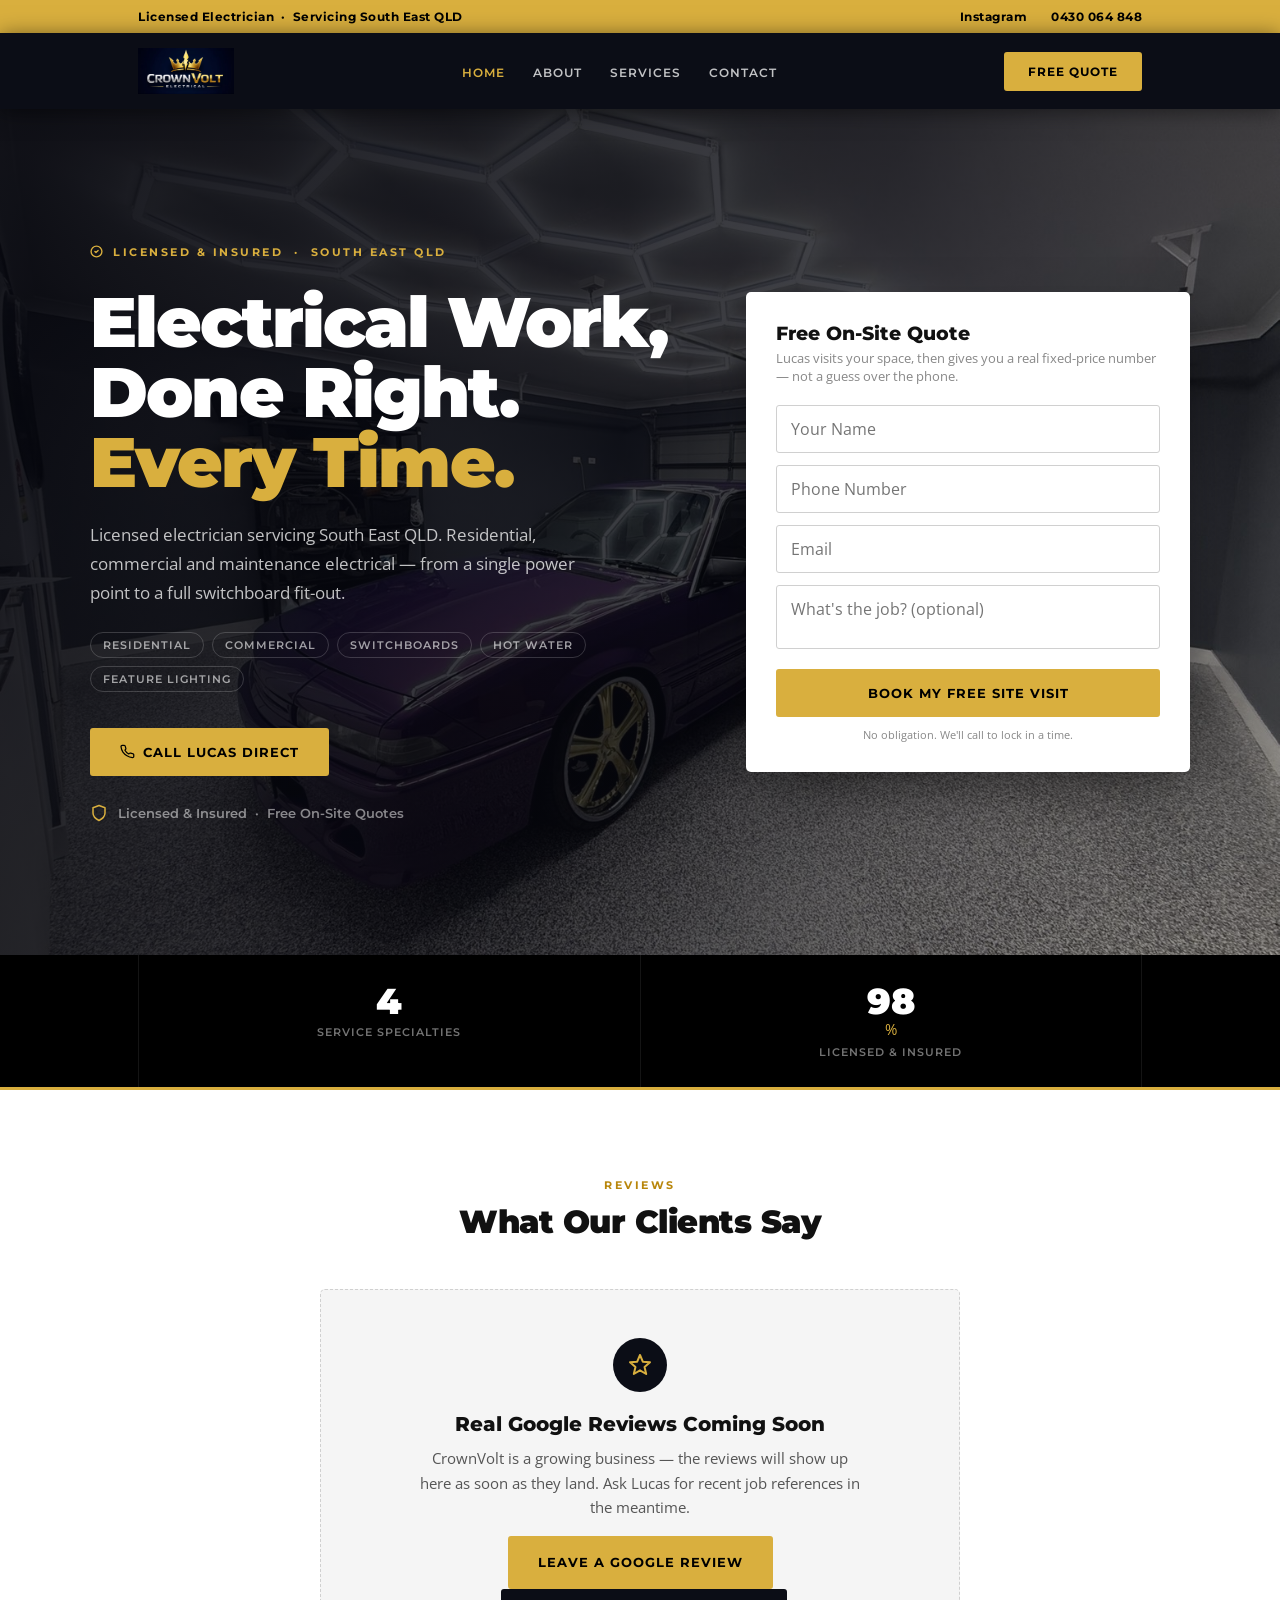
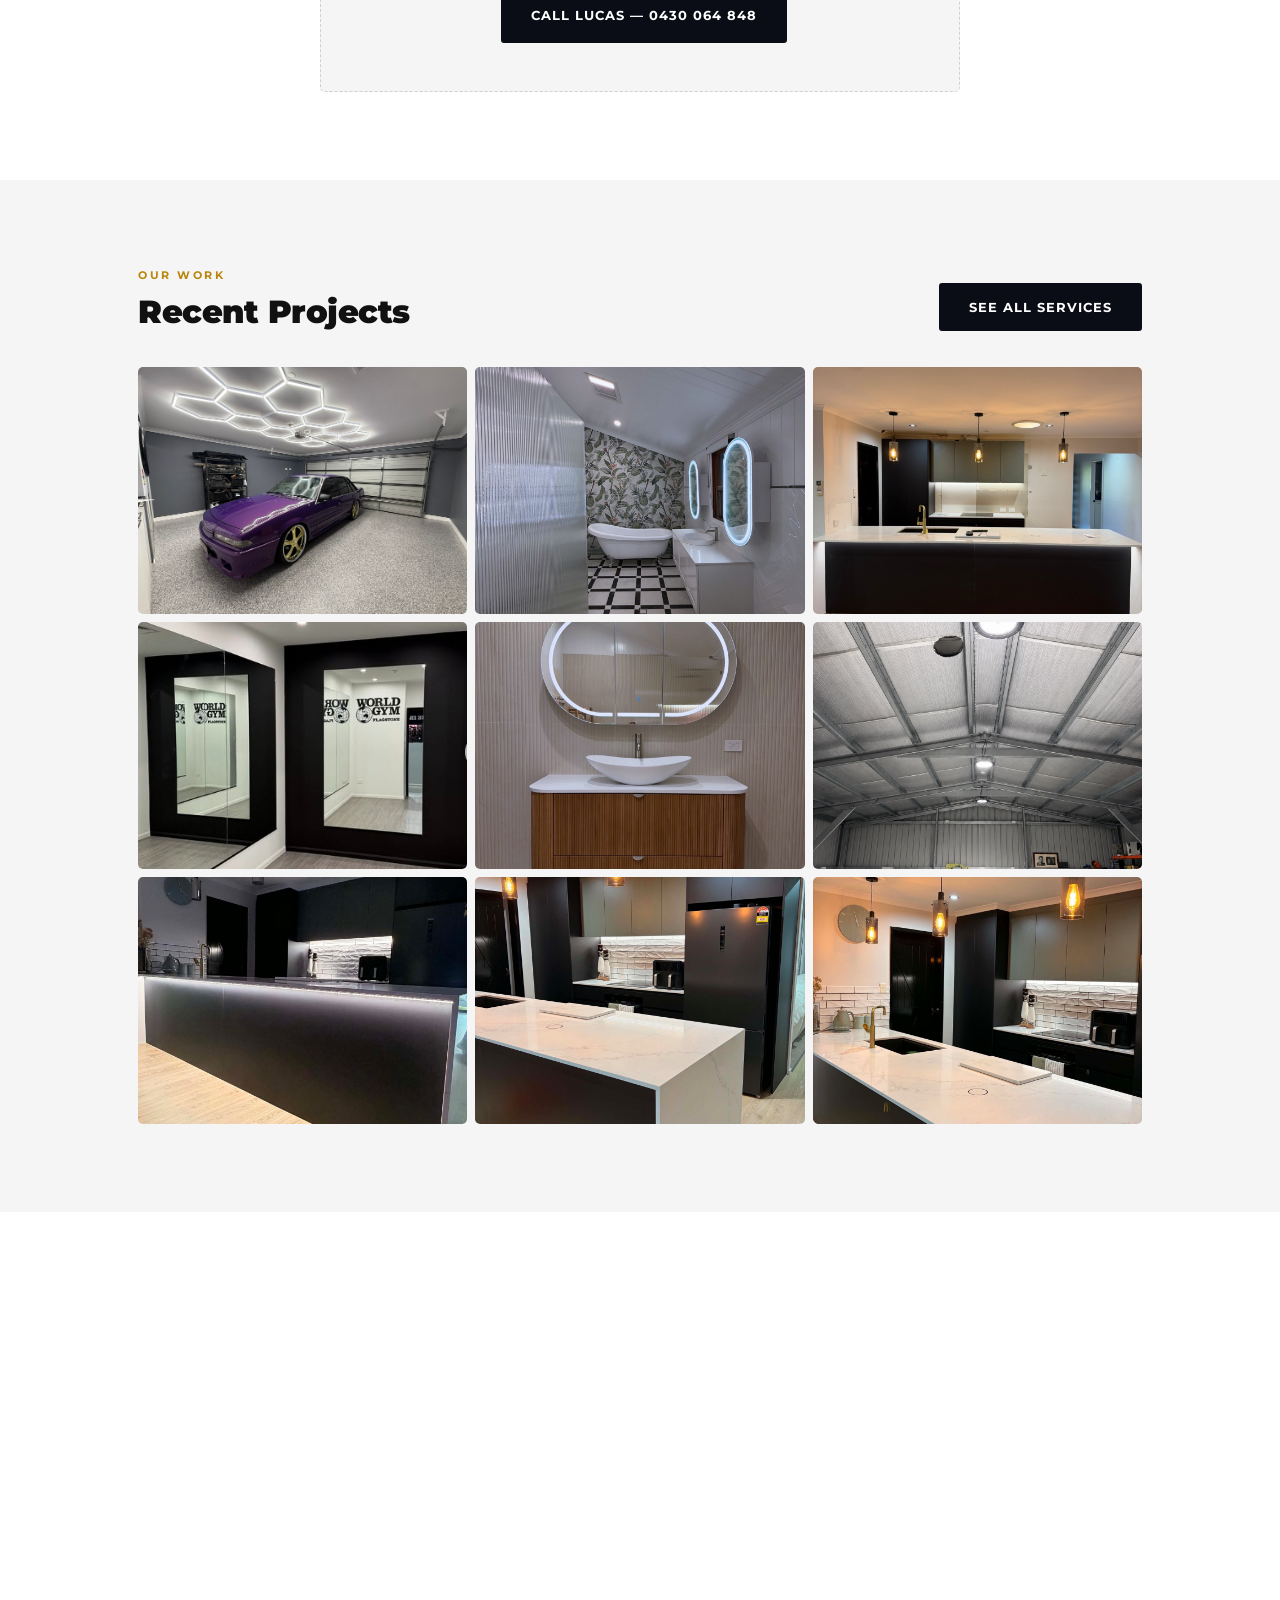
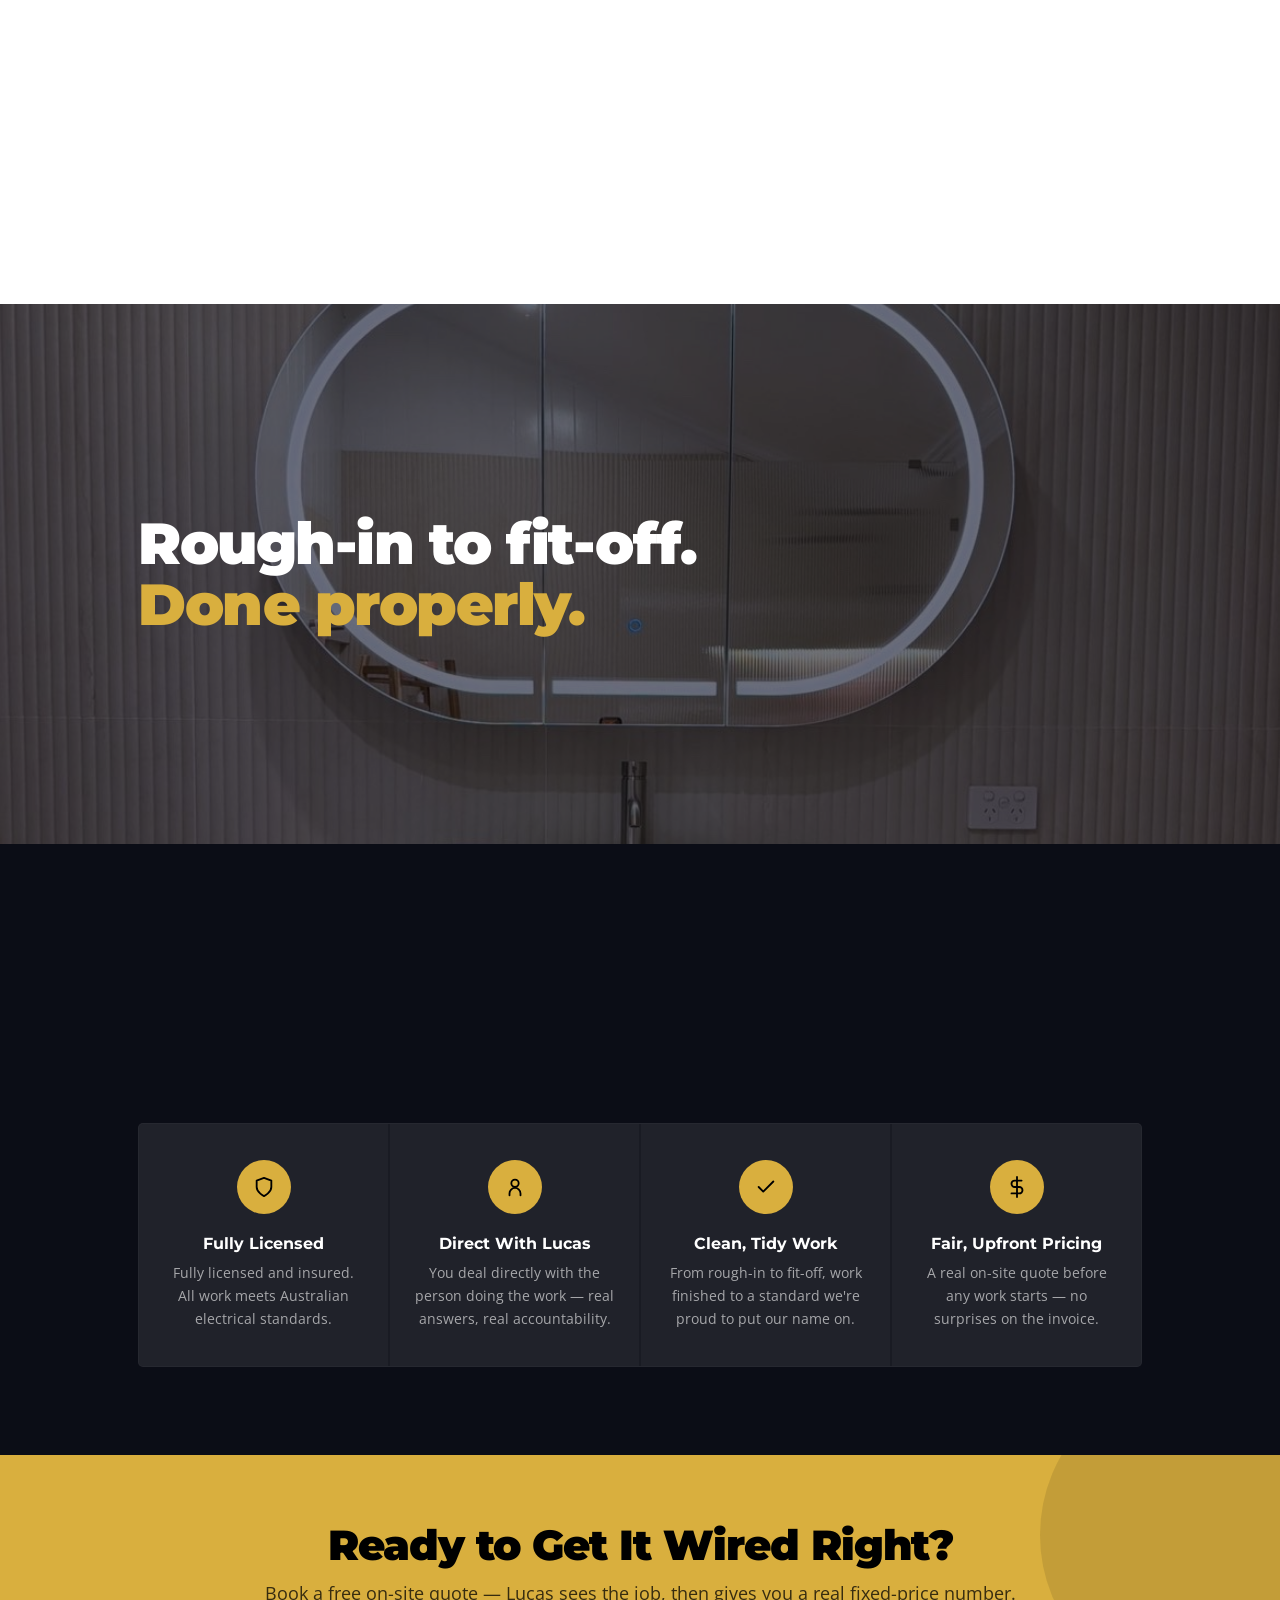
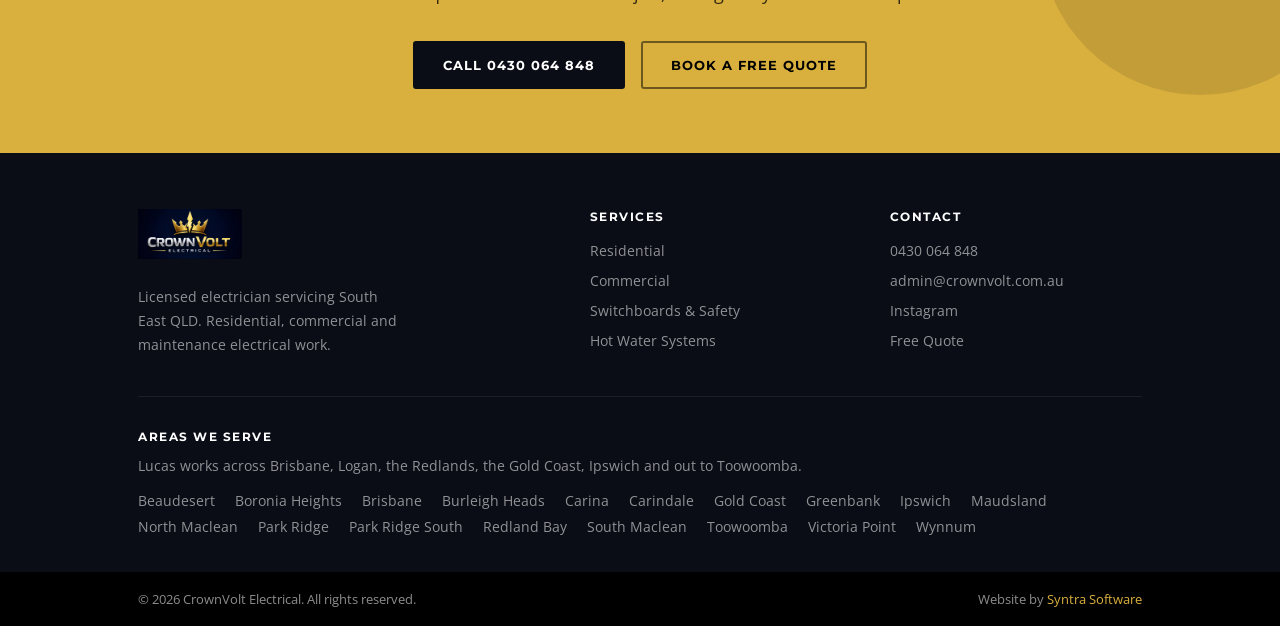
<file: index.html>
<!-- CrownVolt Electrical — Syntra build. Rebuilt as a 4-page site 2026-08-24 (was single-page
     2026-08-08), matching the standard now used across every other Syntra client site
     (ProCircuit/Powerluxe/SEQ DirtWorx). Real content: business name, phone, email, service
     area, and every photo are CrownVolt's own — 10 from photos Lucas supplied directly, 2 from
     their Instagram (@crownvolt.electrical, credited job: World's Gym Flagstone, 15 Aug 2026).
     No real Google reviews exist yet — Reviews section is an honest "coming soon" placeholder,
     not fabricated. Contact forms are LIVE — they POST to the real n8n webhook
     (crownvolt-contact) and notify admin@crownvolt.com.au via Resend, wired 2026-08-25. Owner "Lucas" confirmed by Joshua 2026-08-08. -->
<!DOCTYPE html>
<html lang="en">
<head>
  <!-- Google tag (gtag.js) -->
  <script async src="https://www.googletagmanager.com/gtag/js?id=G-M3LS2122NC"></script>
  <script>
    window.dataLayer = window.dataLayer || [];
    function gtag(){dataLayer.push(arguments);}
    gtag('js', new Date());
    gtag('config', 'G-M3LS2122NC');
  </script>
  <meta charset="UTF-8" />
  <link rel="icon" type="image/png" href="favicon.png" />
  <meta name="viewport" content="width=device-width, initial-scale=1.0" />
  <title>CrownVolt Electrical | Licensed Electrician South East QLD</title>
  <meta name="description" content="CrownVolt Electrical — licensed electrician servicing South East QLD. Residential, commercial and maintenance electrical work. Free on-site quotes." />
  <meta property="og:title" content="CrownVolt Electrical | Licensed Electrician South East QLD" />
  <meta property="og:description" content="Residential, commercial and maintenance electrical work across South East QLD. Free on-site quotes." />
  <meta property="og:type" content="website" />
  <meta property="og:image" content="images/garage-hexagon-led-lighting.jpg" />
  <link rel="preconnect" href="https://fonts.googleapis.com" />
  <link rel="preconnect" href="https://fonts.gstatic.com" crossorigin />
  <link href="https://fonts.googleapis.com/css2?family=Montserrat:wght@400;500;600;700;800;900&family=Open+Sans:wght@400;500;600;700&display=swap" rel="stylesheet" />
  <link rel="stylesheet" href="css/styles.css" />
  <!-- Local SEO: structured data. Every field here is verified CrownVolt info — phone, email,
       service area, socials and the five real service categories from services.html. No opening
       hours, street address, licence number or review data is asserted, because none is published
       anywhere and inventing it would be fabrication. Add them here if/when they're confirmed. -->
  <script type="application/ld+json">
  {
    "@context": "https://schema.org",
    "@type": "Electrician",
    "@id": "https://crownvolt.com.au/#business",
    "name": "CrownVolt Electrical",
    "url": "https://crownvolt.com.au/",
    "telephone": "+61430064848",
    "email": "admin@crownvolt.com.au",
    "image": "https://crownvolt.com.au/images/garage-hexagon-led-lighting.jpg",
    "logo": "https://crownvolt.com.au/logo.png",
    "address": {
      "@type": "PostalAddress",
      "addressRegion": "QLD",
      "addressCountry": "AU"
    },
    "areaServed": [
      { "@type": "Place", "name": "Beaudesert QLD" },
      { "@type": "Place", "name": "Boronia Heights QLD" },
      { "@type": "Place", "name": "Brisbane QLD" },
      { "@type": "Place", "name": "Burleigh Heads QLD" },
      { "@type": "Place", "name": "Carina QLD" },
      { "@type": "Place", "name": "Carindale QLD" },
      { "@type": "Place", "name": "Gold Coast QLD" },
      { "@type": "Place", "name": "Greenbank QLD" },
      { "@type": "Place", "name": "Ipswich QLD" },
      { "@type": "Place", "name": "Maudsland QLD" },
      { "@type": "Place", "name": "North Maclean QLD" },
      { "@type": "Place", "name": "Park Ridge QLD" },
      { "@type": "Place", "name": "Park Ridge South QLD" },
      { "@type": "Place", "name": "Redland Bay QLD" },
      { "@type": "Place", "name": "South Maclean QLD" },
      { "@type": "Place", "name": "Toowoomba QLD" },
      { "@type": "Place", "name": "Victoria Point QLD" },
      { "@type": "Place", "name": "Wynnum QLD" }
    ],
    "sameAs": [
      "https://www.instagram.com/crownvolt.electrical/"
    ],
    "makesOffer": [
      { "@type": "Offer", "itemOffered": { "@type": "Service", "name": "Residential Electrical" } },
      { "@type": "Offer", "itemOffered": { "@type": "Service", "name": "Commercial Electrical" } },
      { "@type": "Offer", "itemOffered": { "@type": "Service", "name": "Switchboards & Safety" } },
      { "@type": "Offer", "itemOffered": { "@type": "Service", "name": "Hot Water Systems" } },
      { "@type": "Offer", "itemOffered": { "@type": "Service", "name": "Feature & Outdoor Lighting" } }
    ]
  }
  </script>
</head>
<body>

  <!-- TOP BAR -->
  <div class="topbar">
    <div class="inner topbar-inner">
      <span class="topbar-left">Licensed Electrician &nbsp;·&nbsp; Servicing South East QLD</span>
      <div class="topbar-right">
        <a href="https://www.instagram.com/crownvolt.electrical/" target="_blank" rel="noopener">Instagram</a>
        <a href="tel:0430064848"><strong>0430 064 848</strong></a>
      </div>
    </div>
  </div>

  <!-- NAV -->
  <header class="nav">
    <div class="inner nav-inner">
      <a href="index.html" class="nav-logo">
        <img src="logo.png" alt="CrownVolt Electrical" style="height:46px;width:auto;" />
      </a>
      <ul class="nav-links">
        <li><a href="index.html" class="is-active">Home</a></li>
        <li><a href="about.html">About</a></li>
        <li><a href="services.html">Services</a></li>
        <li><a href="contact.html">Contact</a></li>
      </ul>
      <a href="tel:0430064848" class="btn btn-primary nav-cta-btn">Free Quote</a>
      <button class="nav-hamburger" id="hamburger" aria-label="Menu">
        <span></span><span></span><span></span>
      </button>
    </div>
    <nav class="nav-mobile" id="mobileMenu">
      <a href="index.html">Home</a>
      <a href="about.html">About</a>
      <a href="services.html">Services</a>
      <a href="contact.html">Contact</a>
      <a href="tel:0430064848" class="btn btn-primary">0430 064 848</a>
    </nav>
  </header>

  <!-- HERO -->
  <section class="hero" id="hero">
    <div class="hero-photo"></div>
    <div class="hero-overlay"></div>
    <div class="inner hero-grid">
      <div class="hero-inner">
        <div class="hero-badge">
          <svg viewBox="0 0 24 24" fill="none" stroke="currentColor" stroke-width="2.5" stroke-linecap="round" stroke-linejoin="round" width="13" height="13"><path d="M9 12l2 2 4-4"/><circle cx="12" cy="12" r="10"/></svg>
          Licensed &amp; Insured &nbsp;·&nbsp; South East QLD
        </div>
        <h1 class="hero-headline">
          Electrical Work,<br />Done Right.<br /><em>Every Time.</em>
        </h1>
        <p class="hero-sub">
          Licensed electrician servicing South East QLD. Residential, commercial and maintenance electrical —
          from a single power point to a full switchboard fit-out.
        </p>
        <div class="hero-services">
          <span class="hero-service-tag">Residential</span>
          <span class="hero-service-tag">Commercial</span>
          <span class="hero-service-tag">Switchboards</span>
          <span class="hero-service-tag">Hot Water</span>
          <span class="hero-service-tag">Feature Lighting</span>
        </div>
        <div class="hero-cta-block">
          <a href="tel:0430064848" class="btn btn-primary">
            <svg viewBox="0 0 24 24" fill="none" stroke="currentColor" stroke-width="2" stroke-linecap="round" stroke-linejoin="round" width="15" height="15"><path d="M22 16.92v3a2 2 0 0 1-2.18 2 19.79 19.79 0 0 1-8.63-3.07A19.5 19.5 0 0 1 4.69 13a19.79 19.79 0 0 1-3.07-8.67A2 2 0 0 1 3.6 2.22h3a2 2 0 0 1 2 1.72c.127.96.361 1.903.7 2.81a2 2 0 0 1-.45 2.11L7.91 9.91a16 16 0 0 0 6.06 6.06l.94-.94a2 2 0 0 1 2.11-.45c.907.339 1.85.573 2.81.7A2 2 0 0 1 22 16.92z"/></svg>
            Call Lucas Direct
          </a>
        </div>
        <div class="hero-qbcc">
          <svg viewBox="0 0 24 24" fill="none" stroke="currentColor" stroke-width="2" stroke-linecap="round" stroke-linejoin="round" width="18" height="18"><path d="M12 22s8-4 8-10V5l-8-3-8 3v7c0 6 8 10 8 10z"/></svg>
          <span>Licensed &amp; Insured &nbsp;·&nbsp; Free On-Site Quotes</span>
        </div>
      </div>

      <div class="hero-lead-card">
        <h3>Free On-Site Quote</h3>
        <p class="sub">Lucas visits your space, then gives you a real fixed-price number — not a guess over the phone.</p>
        <form id="heroLeadForm">
          <div class="hero-form-group"><input type="text" name="name" placeholder="Your Name" required /></div>
          <div class="hero-form-group"><input type="tel" name="phone" placeholder="Phone Number" required /></div>
          <div class="hero-form-group"><input type="email" name="email" placeholder="Email" required /></div>
          <div class="hero-form-group"><textarea name="message" placeholder="What's the job? (optional)"></textarea></div>
          <input type="text" name="_hp" style="display:none" tabindex="-1" autocomplete="off" />
          <button type="submit" class="btn btn-primary" id="heroFormBtn">Book My Free Site Visit</button>
        </form>
        <p class="hero-lead-note">No obligation. We'll call to lock in a time.</p>
        <div id="heroFormSuccess">
          <svg xmlns="http://www.w3.org/2000/svg" width="30" height="30" viewBox="0 0 24 24" fill="none" stroke="currentColor" stroke-width="2" stroke-linecap="round" stroke-linejoin="round"><circle cx="12" cy="12" r="10"/><polyline points="8 12 11 15 16 9"/></svg>
          <p>Thanks — Lucas will call to lock in a time for your free site visit.</p>
        </div>
        <div id="heroFormError">Something went wrong — please call Lucas directly on <a href="tel:0430064848" style="color:var(--c-secondary-dark);font-weight:700;">0430 064 848</a>.</div>
      </div>
    </div>
  </section>

  <!-- STATS BAR -->
  <section class="stats">
    <div class="inner">
      <div class="stats-grid">
        <div class="stat fade-up d1">
          <span class="stat-num" data-target="5">0</span>
          <span class="stat-label">Service Specialties</span>
        </div>
        <div class="stat fade-up d2">
          <span class="stat-num" data-target="100">0</span><span class="stat-suffix">%</span>
          <span class="stat-label">Licensed &amp; Insured</span>
        </div>
      </div>
    </div>
  </section>

  <!-- REVIEWS (Hero -> Reviews -> Gallery, standing order for every Syntra build) -->
  <section class="testimonials" id="reviews">
    <div class="inner">
      <div style="text-align:center;margin-bottom:48px;">
        <span class="section-label fade-up">Reviews</span>
        <h2 class="section-title fade-up d1" style="max-width:none;margin:0 auto;">What Our Clients Say</h2>
      </div>
      <!-- Live Google reviews mount. Populated automatically by js/reviews.js from the
           shared n8n workflow once CrownVolt's Google profile has qualifying reviews.
           Until then this stays empty and the honest placeholder below remains visible. -->
      <div data-syntra-reviews data-client="crownvolt" data-max="6" data-placeholder="#reviewsPlaceholder"></div>

      <div class="reviews-placeholder fade-up d2" id="reviewsPlaceholder">
        <div class="icon">
          <svg viewBox="0 0 24 24" fill="none" stroke="currentColor" stroke-width="2" stroke-linecap="round" stroke-linejoin="round" width="24" height="24"><path d="M12 17.27L18.18 21l-1.64-7.03L22 9.24l-7.19-.61L12 2 9.19 8.63 2 9.24l5.46 4.73L5.82 21z"/></svg>
        </div>
        <h3>Real Google Reviews Coming Soon</h3>
        <p>CrownVolt is a growing business — the reviews will show up here as soon as they land. Ask Lucas for recent job references in the meantime.</p>
        <!-- RESOLVED 2026-09-22. CrownVolt's Google Business Profile is now published and
             verified, and Syntra holds Manager access. The real review link below was taken
             from the profile's own "Get more reviews" panel and VERIFIED in a real browser —
             it opens CrownVolt's review dialog.

             The previous link here (https://g.page/r/CYGblzwC0CGHEAE/review) dead-ended on
             the Google homepage and had been live since the 2026-08-2x commit. Do not change
             this link without opening it in a browser first. The same link is also set as
             REVIEW_LINK in the n8n workflow "CrownVolt - Review Request" — keep the two in
             sync. Source: Business Profile > Ask for reviews > Review link. -->
        <p style="margin-top:16px;">
          <a href="https://g.page/r/Cb6abd8EnOjqEBM/review" class="btn btn-primary" target="_blank" rel="noopener">Leave a Google Review</a>
          <a href="tel:0430064848" class="btn btn-dark" style="margin-left:8px;">Call Lucas — 0430 064 848</a>
        </p>
      </div>
    </div>
  </section>

  <!-- GALLERY -->
  <section class="gallery" id="gallery">
    <div class="inner">
      <div class="gallery-intro">
        <div>
          <span class="section-label fade-up">Our Work</span>
          <h2 class="section-title fade-up d1" style="margin-bottom:0;">Recent Projects</h2>
        </div>
        <a href="services.html" class="btn btn-dark fade-up d2">See All Services</a>
      </div>
      <div class="gallery-grid">
        <div class="gallery-item"><img src="images/garage-hexagon-led-lighting.jpg" alt="Custom garage — hexagon LED feature lighting installation" loading="lazy" /><span class="gallery-item-cap">Hexagon LED Feature Lighting</span></div>
        <div class="gallery-item"><img src="images/bathroom-checkerboard-clawfoot-tub-hires.jpg" alt="Bathroom renovation — freestanding tub, checkerboard floor, backlit oval mirrors" loading="lazy" /><span class="gallery-item-cap">Bathroom Renovation</span></div>
        <div class="gallery-item"><img src="images/kitchen-pendant-lighting-reno.jpg" alt="Kitchen renovation — pendant lighting and LED under-bench strip lighting" loading="lazy" /><span class="gallery-item-cap">Kitchen Renovation</span></div>
        <div class="gallery-item"><img src="images/commercial-gym-mirror-fitout.jpg" alt="World's Gym Flagstone — commercial electrical maintenance and fit-out" loading="lazy" /><span class="gallery-item-cap">Commercial — World's Gym</span></div>
        <div class="gallery-item"><img src="images/bathroom-timber-vanity-oval-mirror-hires.jpg" alt="Bathroom renovation — timber vanity with backlit LED oval mirror" loading="lazy" /><span class="gallery-item-cap">Bathroom Renovation</span></div>
        <div class="gallery-item"><img src="images/shed-highbay-lighting-hires.jpg" alt="Shed fit-out — LED highbay lighting installation" loading="lazy" /><span class="gallery-item-cap">Shed Fit-Out</span></div>
        <div class="gallery-item"><img src="images/kitchen-led-underbench-strip.jpg" alt="Kitchen island — LED under-bench strip lighting" loading="lazy" /><span class="gallery-item-cap">Kitchen — LED Strip Lighting</span></div>
        <div class="gallery-item"><img src="images/kitchen-splashback-fridge-angle.jpg" alt="Kitchen splashback and appliance electrical fit-out" loading="lazy" /><span class="gallery-item-cap">Kitchen Renovation</span></div>
        <div class="gallery-item"><img src="images/kitchen-island-benchtop-tap.jpg" alt="Kitchen island benchtop with pendant lighting and gold tapware" loading="lazy" /><span class="gallery-item-cap">Kitchen Renovation</span></div>
      </div>
    </div>
  </section>

  <!-- SERVICES TEASER -->
  <section class="services" id="services">
    <div class="inner">
      <span class="section-label fade-up">What We Do</span>
      <h2 class="section-title fade-up d1">Electrical Services Across South East QLD</h2>
      <p class="section-sub fade-up d2">From a single power point to a full fit-out — every job done to a standard we're proud to put our name on.</p>
      <div class="services-grid">

        <div class="service-icon-card fade-up d1">
          <div class="icon"><svg xmlns="http://www.w3.org/2000/svg" width="22" height="22" viewBox="0 0 24 24" fill="none" stroke="currentColor" stroke-width="2" stroke-linecap="round" stroke-linejoin="round"><path d="M3 9l9-7 9 7v11a2 2 0 0 1-2 2H5a2 2 0 0 1-2-2z"/><polyline points="9 22 9 12 15 12 15 22"/></svg></div>
          <h3>Residential</h3>
          <p>Installations, repairs and renovations — from lighting upgrades to full bathroom and kitchen rewiring.</p>
        </div>

        <div class="service-icon-card fade-up d2">
          <div class="icon"><svg xmlns="http://www.w3.org/2000/svg" width="22" height="22" viewBox="0 0 24 24" fill="none" stroke="currentColor" stroke-width="2" stroke-linecap="round" stroke-linejoin="round"><rect x="4" y="2" width="16" height="20" rx="1"/><line x1="9" y1="6" x2="9" y2="6.01"/><line x1="15" y1="6" x2="15" y2="6.01"/><line x1="9" y1="10" x2="9" y2="10.01"/><line x1="15" y1="10" x2="15" y2="10.01"/><line x1="9" y1="14" x2="9" y2="14.01"/><line x1="15" y1="14" x2="15" y2="14.01"/></svg></div>
          <h3>Commercial</h3>
          <p>Installations, repairs and maintenance for businesses of all sizes — minimal downtime, full compliance.</p>
        </div>

        <div class="service-icon-card fade-up d3">
          <div class="icon"><svg xmlns="http://www.w3.org/2000/svg" width="22" height="22" viewBox="0 0 24 24" fill="none" stroke="currentColor" stroke-width="2" stroke-linecap="round" stroke-linejoin="round"><rect x="3" y="3" width="18" height="18" rx="1"/><path d="M8 8h8v8H8z"/></svg></div>
          <h3>Switchboards &amp; Safety</h3>
          <p>Switchboard upgrades, sub-boards and safety switches — done to current standards, no shortcuts.</p>
        </div>

        <div class="service-icon-card fade-up d4">
          <div class="icon"><svg xmlns="http://www.w3.org/2000/svg" width="22" height="22" viewBox="0 0 24 24" fill="none" stroke="currentColor" stroke-width="2" stroke-linecap="round" stroke-linejoin="round"><path d="M12 22c4-4 6-7 6-11a6 6 0 0 0-12 0c0 4 2 7 6 11z"/><circle cx="12" cy="11" r="2.4"/></svg></div>
          <h3>Hot Water Systems</h3>
          <p>Electrical connection and circuits for new hot water systems — installed and wired properly.</p>
        </div>

      </div>
    </div>
  </section>

  <!-- STATEMENT PHOTO -->
  <section class="statement-photo">
    <div class="statement-bg" style="background-image:url('images/bathroom-timber-vanity-oval-mirror-hires.jpg');background-position:center 30%;"></div>
    <div class="statement-overlay"></div>
    <div class="inner statement-content">
      <p class="statement-text">Rough-in to fit-off.<br><em>Done properly.</em></p>
    </div>
  </section>

  <!-- WHY US -->
  <section class="why-us" id="why-us">
    <div class="inner">
      <span class="section-label fade-up">Why Choose Us</span>
      <h2 class="section-title fade-up d1">South East QLD's Electrician That Gets It Done</h2>
      <p class="section-sub fade-up d2">Licensed, insured, and serious about quality. No cut corners — wired properly the first time.</p>
      <div class="why-grid">
        <div class="why-item fade-up d1">
          <div class="why-icon">
            <svg viewBox="0 0 24 24" fill="none" stroke="currentColor" stroke-width="2" stroke-linecap="round" stroke-linejoin="round" width="22" height="22"><path d="M12 22s8-4 8-10V5l-8-3-8 3v7c0 6 8 10 8 10z"/></svg>
          </div>
          <h4>Fully Licensed</h4>
          <p>Fully licensed and insured. All work meets Australian electrical standards.</p>
        </div>
        <div class="why-item fade-up d2">
          <div class="why-icon">
            <svg viewBox="0 0 24 24" fill="none" stroke="currentColor" stroke-width="2" stroke-linecap="round" stroke-linejoin="round" width="22" height="22"><circle cx="12" cy="8" r="4"/><path d="M6 21v-2a6 6 0 0 1 12 0v2"/></svg>
          </div>
          <h4>Direct With Lucas</h4>
          <p>You deal directly with the person doing the work — real answers, real accountability.</p>
        </div>
        <div class="why-item fade-up d3">
          <div class="why-icon">
            <svg viewBox="0 0 24 24" fill="none" stroke="currentColor" stroke-width="2" stroke-linecap="round" stroke-linejoin="round" width="22" height="22"><polyline points="20 6 9 17 4 12"/></svg>
          </div>
          <h4>Clean, Tidy Work</h4>
          <p>From rough-in to fit-off, work finished to a standard we're proud to put our name on.</p>
        </div>
        <div class="why-item fade-up d4">
          <div class="why-icon">
            <svg viewBox="0 0 24 24" fill="none" stroke="currentColor" stroke-width="2" stroke-linecap="round" stroke-linejoin="round" width="22" height="22"><line x1="12" y1="1" x2="12" y2="23"/><path d="M17 5H9.5a3.5 3.5 0 0 0 0 7h5a3.5 3.5 0 0 1 0 7H6"/></svg>
          </div>
          <h4>Fair, Upfront Pricing</h4>
          <p>A real on-site quote before any work starts — no surprises on the invoice.</p>
        </div>
      </div>
    </div>
  </section>

  <!-- CTA BANNER -->
  <section class="cta-banner">
    <div class="inner cta-inner">
      <h2>Ready to Get It Wired Right?</h2>
      <p>Book a free on-site quote — Lucas sees the job, then gives you a real fixed-price number.</p>
      <div class="cta-buttons">
        <a href="tel:0430064848" class="btn btn-dark">Call 0430 064 848</a>
        <a href="contact.html" class="btn btn-outline">Book a Free Quote</a>
      </div>
    </div>
  </section>

  <!-- FOOTER -->
  <footer class="footer">
    <div class="inner">
      <div class="footer-grid">
        <div class="footer-brand">
          <div class="footer-logo">
            <img src="logo.png" alt="CrownVolt Electrical" style="height:50px;width:auto;margin-bottom:12px;" />
          </div>
          <p>Licensed electrician servicing South East QLD. Residential, commercial and maintenance electrical work.</p>
        </div>
        <div class="footer-col">
          <h4>Services</h4>
          <ul>
            <li><a href="services.html">Residential</a></li>
            <li><a href="services.html">Commercial</a></li>
            <li><a href="services.html">Switchboards &amp; Safety</a></li>
            <li><a href="services.html">Hot Water Systems</a></li>
          </ul>
        </div>
        <div class="footer-col">
          <h4>Contact</h4>
          <ul>
            <li><a href="tel:0430064848">0430 064 848</a></li>
            <li><a href="mailto:admin@crownvolt.com.au">admin@crownvolt.com.au</a></li>
            <li><a href="https://www.instagram.com/crownvolt.electrical/" target="_blank" rel="noopener">Instagram</a></li>
            <li><a href="contact.html">Free Quote</a></li>
          </ul>
        </div>
      </div>
    </div>
    <div class="inner footer-areas" aria-labelledby="footer-areas-title">
      <h4 id="footer-areas-title">Areas we serve</h4>
      <p>Lucas works across Brisbane, Logan, the Redlands, the Gold Coast, Ipswich and out to Toowoomba.</p>
      <ul>
          <li>Beaudesert</li>
          <li>Boronia Heights</li>
          <li>Brisbane</li>
          <li>Burleigh Heads</li>
          <li>Carina</li>
          <li>Carindale</li>
          <li>Gold Coast</li>
          <li>Greenbank</li>
          <li>Ipswich</li>
          <li>Maudsland</li>
          <li>North Maclean</li>
          <li>Park Ridge</li>
          <li>Park Ridge South</li>
          <li>Redland Bay</li>
          <li>South Maclean</li>
          <li>Toowoomba</li>
          <li>Victoria Point</li>
          <li>Wynnum</li>
      </ul>
    </div>
    <div class="footer-bottom">
      <div class="inner footer-bottom-inner">
        <span>&copy; 2026 CrownVolt Electrical. All rights reserved.</span>
        <span>Website by <a href="https://syntrasoftware.com" style="color:var(--c-secondary);">Syntra Software</a></span>
      </div>
    </div>
  </footer>

  <script src="js/main.js"></script>
  <script src="js/reviews.js" defer></script>
</body>
</html>
</file>
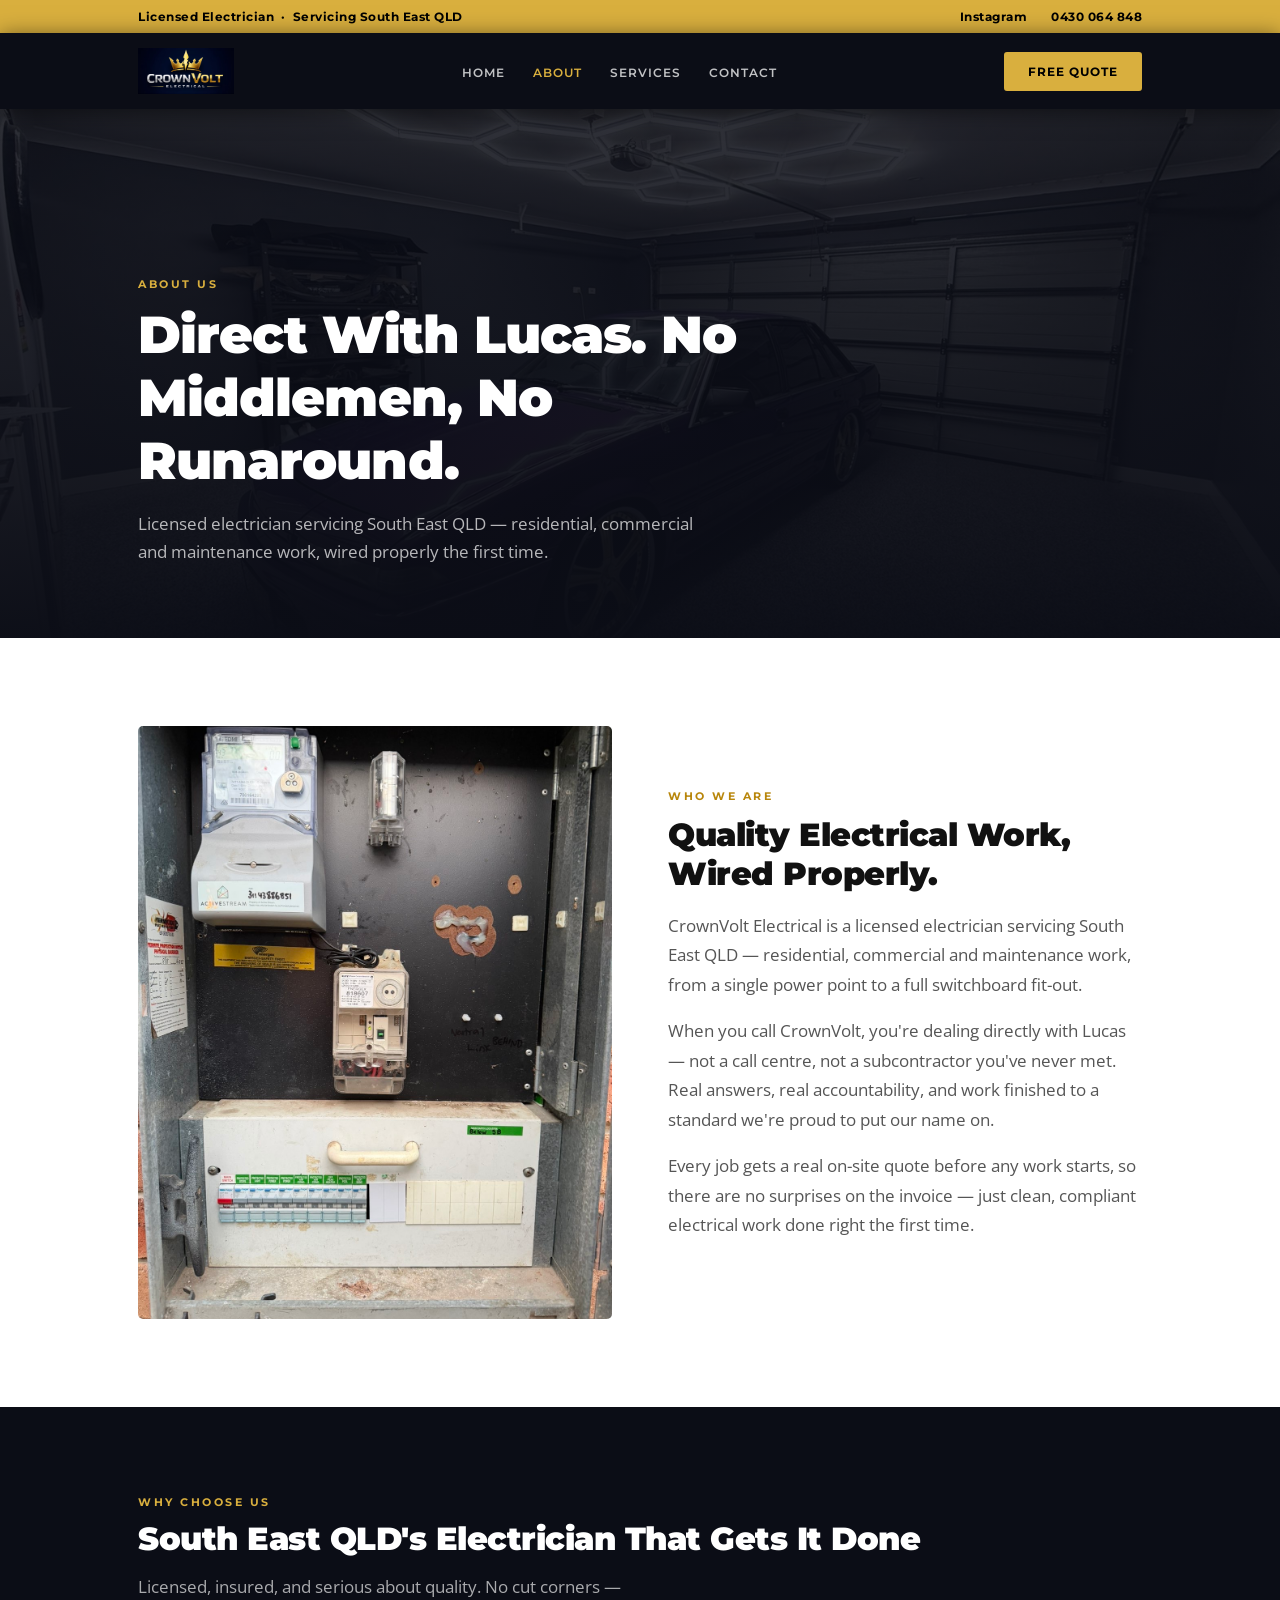
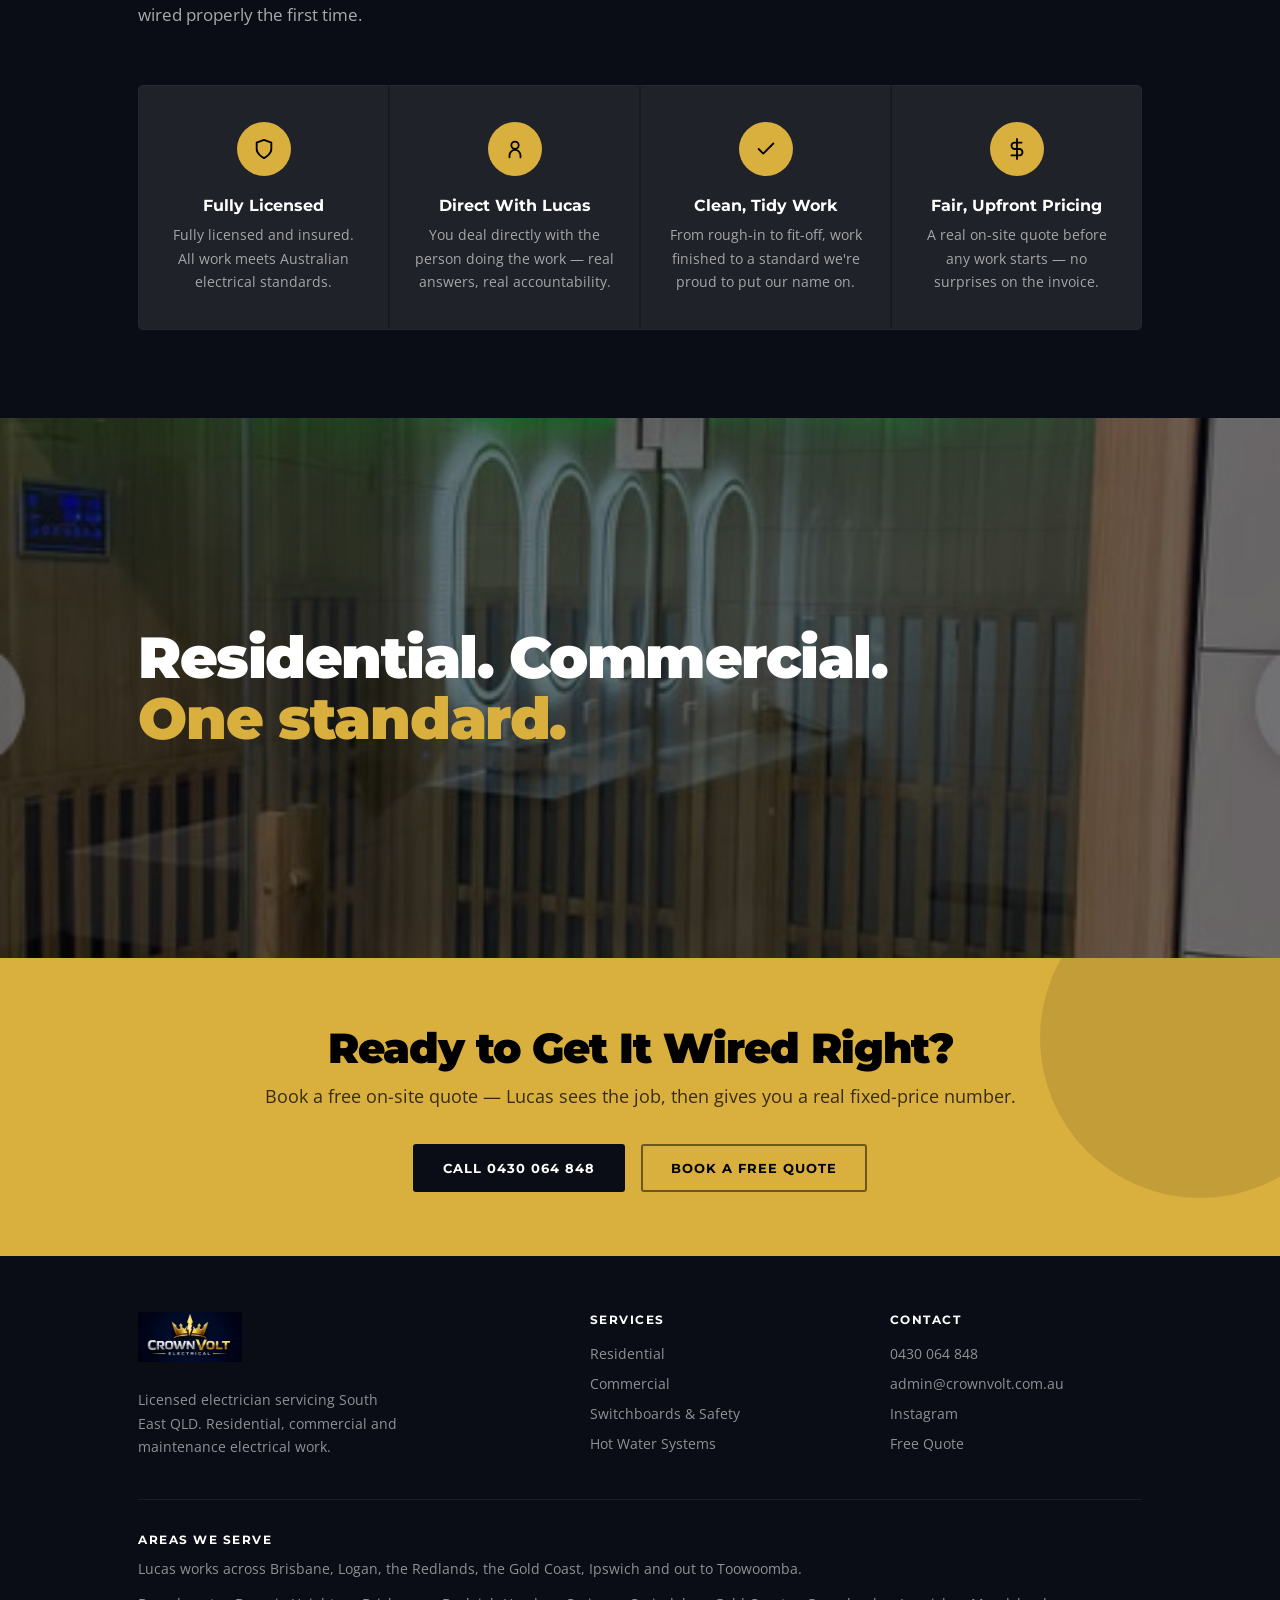
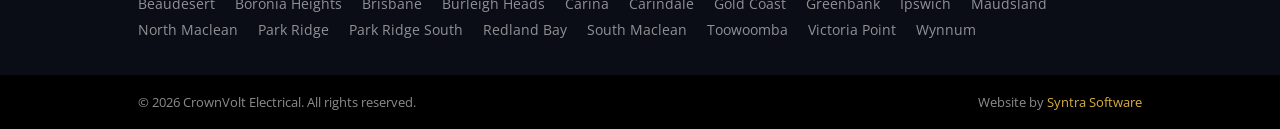
<file: about.html>
<!DOCTYPE html>
<html lang="en">
<head>
  <!-- Google tag (gtag.js) -->
  <script async src="https://www.googletagmanager.com/gtag/js?id=G-M3LS2122NC"></script>
  <script>
    window.dataLayer = window.dataLayer || [];
    function gtag(){dataLayer.push(arguments);}
    gtag('js', new Date());
    gtag('config', 'G-M3LS2122NC');
  </script>
  <meta charset="UTF-8" />
  <link rel="icon" type="image/png" href="favicon.png" />
  <meta name="viewport" content="width=device-width, initial-scale=1.0" />
  <title>About | CrownVolt Electrical</title>
  <meta name="description" content="CrownVolt Electrical — a licensed electrician servicing South East QLD. Direct with Lucas, fully licensed and insured, quality work you can rely on." />
  <link rel="preconnect" href="https://fonts.googleapis.com" />
  <link rel="preconnect" href="https://fonts.gstatic.com" crossorigin />
  <link href="https://fonts.googleapis.com/css2?family=Montserrat:wght@400;500;600;700;800;900&family=Open+Sans:wght@400;500;600;700&display=swap" rel="stylesheet" />
  <link rel="stylesheet" href="css/styles.css" />
  <!-- Local SEO: structured data. Every field here is verified CrownVolt info — phone, email,
       service area, socials and the five real service categories from services.html. No opening
       hours, street address, licence number or review data is asserted, because none is published
       anywhere and inventing it would be fabrication. Add them here if/when they're confirmed. -->
  <script type="application/ld+json">
  {
    "@context": "https://schema.org",
    "@type": "Electrician",
    "@id": "https://crownvolt.com.au/#business",
    "name": "CrownVolt Electrical",
    "url": "https://crownvolt.com.au/",
    "telephone": "+61430064848",
    "email": "admin@crownvolt.com.au",
    "image": "https://crownvolt.com.au/images/garage-hexagon-led-lighting.jpg",
    "logo": "https://crownvolt.com.au/logo.png",
    "address": {
      "@type": "PostalAddress",
      "addressRegion": "QLD",
      "addressCountry": "AU"
    },
    "areaServed": [
      { "@type": "Place", "name": "Beaudesert QLD" },
      { "@type": "Place", "name": "Boronia Heights QLD" },
      { "@type": "Place", "name": "Brisbane QLD" },
      { "@type": "Place", "name": "Burleigh Heads QLD" },
      { "@type": "Place", "name": "Carina QLD" },
      { "@type": "Place", "name": "Carindale QLD" },
      { "@type": "Place", "name": "Gold Coast QLD" },
      { "@type": "Place", "name": "Greenbank QLD" },
      { "@type": "Place", "name": "Ipswich QLD" },
      { "@type": "Place", "name": "Maudsland QLD" },
      { "@type": "Place", "name": "North Maclean QLD" },
      { "@type": "Place", "name": "Park Ridge QLD" },
      { "@type": "Place", "name": "Park Ridge South QLD" },
      { "@type": "Place", "name": "Redland Bay QLD" },
      { "@type": "Place", "name": "South Maclean QLD" },
      { "@type": "Place", "name": "Toowoomba QLD" },
      { "@type": "Place", "name": "Victoria Point QLD" },
      { "@type": "Place", "name": "Wynnum QLD" }
    ],
    "sameAs": [
      "https://www.instagram.com/crownvolt.electrical/"
    ],
    "makesOffer": [
      { "@type": "Offer", "itemOffered": { "@type": "Service", "name": "Residential Electrical" } },
      { "@type": "Offer", "itemOffered": { "@type": "Service", "name": "Commercial Electrical" } },
      { "@type": "Offer", "itemOffered": { "@type": "Service", "name": "Switchboards & Safety" } },
      { "@type": "Offer", "itemOffered": { "@type": "Service", "name": "Hot Water Systems" } },
      { "@type": "Offer", "itemOffered": { "@type": "Service", "name": "Feature & Outdoor Lighting" } }
    ]
  }
  </script>
</head>
<body>

  <div class="topbar">
    <div class="inner topbar-inner">
      <span class="topbar-left">Licensed Electrician &nbsp;·&nbsp; Servicing South East QLD</span>
      <div class="topbar-right">
        <a href="https://www.instagram.com/crownvolt.electrical/" target="_blank" rel="noopener">Instagram</a>
        <a href="tel:0430064848"><strong>0430 064 848</strong></a>
      </div>
    </div>
  </div>

  <header class="nav">
    <div class="inner nav-inner">
      <a href="index.html" class="nav-logo">
        <img src="logo.png" alt="CrownVolt Electrical" style="height:46px;width:auto;" />
      </a>
      <ul class="nav-links">
        <li><a href="index.html">Home</a></li>
        <li><a href="about.html" class="is-active">About</a></li>
        <li><a href="services.html">Services</a></li>
        <li><a href="contact.html">Contact</a></li>
      </ul>
      <a href="tel:0430064848" class="btn btn-primary nav-cta-btn">Free Quote</a>
      <button class="nav-hamburger" id="hamburger" aria-label="Menu">
        <span></span><span></span><span></span>
      </button>
    </div>
    <nav class="nav-mobile" id="mobileMenu">
      <a href="index.html">Home</a>
      <a href="about.html">About</a>
      <a href="services.html">Services</a>
      <a href="contact.html">Contact</a>
      <a href="tel:0430064848" class="btn btn-primary">0430 064 848</a>
    </nav>
  </header>

  <!-- PAGE HERO -->
  <section class="page-hero">
    <div class="page-hero-photo" style="background-image:url('images/garage-hexagon-led-lighting.jpg');"></div>
    <div class="page-hero-overlay"></div>
    <div class="inner page-hero-content">
      <span class="section-label fade-up">About Us</span>
      <h1 class="fade-up d1">Direct With Lucas. No Middlemen, No Runaround.</h1>
      <p class="fade-up d2">Licensed electrician servicing South East QLD — residential, commercial and maintenance work, wired properly the first time.</p>
    </div>
  </section>

  <!-- ABOUT STORY -->
  <section class="about-story">
    <div class="inner about-story-grid">
      <div class="about-story-photo fade-up">
        <img src="images/switchboard-upgrade.jpg" alt="Switchboard upgrade — clean, compliant electrical work" loading="lazy" />
      </div>
      <div class="about-story-text fade-up d1">
        <span class="section-label">Who We Are</span>
        <h2>Quality Electrical Work, Wired Properly.</h2>
        <p>CrownVolt Electrical is a licensed electrician servicing South East QLD — residential, commercial and maintenance work, from a single power point to a full switchboard fit-out.</p>
        <p>When you call CrownVolt, you're dealing directly with Lucas — not a call centre, not a subcontractor you've never met. Real answers, real accountability, and work finished to a standard we're proud to put our name on.</p>
        <p>Every job gets a real on-site quote before any work starts, so there are no surprises on the invoice — just clean, compliant electrical work done right the first time.</p>
      </div>
    </div>
  </section>

  <!-- WHY US -->
  <section class="why-us" id="why-us">
    <div class="inner">
      <span class="section-label fade-up">Why Choose Us</span>
      <h2 class="section-title fade-up d1">South East QLD's Electrician That Gets It Done</h2>
      <p class="section-sub fade-up d2">Licensed, insured, and serious about quality. No cut corners — wired properly the first time.</p>
      <div class="why-grid">
        <div class="why-item fade-up d1">
          <div class="why-icon">
            <svg viewBox="0 0 24 24" fill="none" stroke="currentColor" stroke-width="2" stroke-linecap="round" stroke-linejoin="round" width="22" height="22"><path d="M12 22s8-4 8-10V5l-8-3-8 3v7c0 6 8 10 8 10z"/></svg>
          </div>
          <h4>Fully Licensed</h4>
          <p>Fully licensed and insured. All work meets Australian electrical standards.</p>
        </div>
        <div class="why-item fade-up d2">
          <div class="why-icon">
            <svg viewBox="0 0 24 24" fill="none" stroke="currentColor" stroke-width="2" stroke-linecap="round" stroke-linejoin="round" width="22" height="22"><circle cx="12" cy="8" r="4"/><path d="M6 21v-2a6 6 0 0 1 12 0v2"/></svg>
          </div>
          <h4>Direct With Lucas</h4>
          <p>You deal directly with the person doing the work — real answers, real accountability.</p>
        </div>
        <div class="why-item fade-up d3">
          <div class="why-icon">
            <svg viewBox="0 0 24 24" fill="none" stroke="currentColor" stroke-width="2" stroke-linecap="round" stroke-linejoin="round" width="22" height="22"><polyline points="20 6 9 17 4 12"/></svg>
          </div>
          <h4>Clean, Tidy Work</h4>
          <p>From rough-in to fit-off, work finished to a standard we're proud to put our name on.</p>
        </div>
        <div class="why-item fade-up d4">
          <div class="why-icon">
            <svg viewBox="0 0 24 24" fill="none" stroke="currentColor" stroke-width="2" stroke-linecap="round" stroke-linejoin="round" width="22" height="22"><line x1="12" y1="1" x2="12" y2="23"/><path d="M17 5H9.5a3.5 3.5 0 0 0 0 7h5a3.5 3.5 0 0 1 0 7H6"/></svg>
          </div>
          <h4>Fair, Upfront Pricing</h4>
          <p>A real on-site quote before any work starts — no surprises on the invoice.</p>
        </div>
      </div>
    </div>
  </section>

  <!-- STATEMENT PHOTO -->
  <section class="statement-photo">
    <div class="statement-bg" style="background-image:url('images/commercial-sauna-led-lighting.jpg');"></div>
    <div class="statement-overlay"></div>
    <div class="inner statement-content">
      <p class="statement-text">Residential. Commercial.<br><em>One standard.</em></p>
    </div>
  </section>

  <!-- CTA BANNER -->
  <section class="cta-banner">
    <div class="inner cta-inner">
      <h2>Ready to Get It Wired Right?</h2>
      <p>Book a free on-site quote — Lucas sees the job, then gives you a real fixed-price number.</p>
      <div class="cta-buttons">
        <a href="tel:0430064848" class="btn btn-dark">Call 0430 064 848</a>
        <a href="contact.html" class="btn btn-outline">Book a Free Quote</a>
      </div>
    </div>
  </section>

  <footer class="footer">
    <div class="inner">
      <div class="footer-grid">
        <div class="footer-brand">
          <div class="footer-logo">
            <img src="logo.png" alt="CrownVolt Electrical" style="height:50px;width:auto;margin-bottom:12px;" />
          </div>
          <p>Licensed electrician servicing South East QLD. Residential, commercial and maintenance electrical work.</p>
        </div>
        <div class="footer-col">
          <h4>Services</h4>
          <ul>
            <li><a href="services.html">Residential</a></li>
            <li><a href="services.html">Commercial</a></li>
            <li><a href="services.html">Switchboards &amp; Safety</a></li>
            <li><a href="services.html">Hot Water Systems</a></li>
          </ul>
        </div>
        <div class="footer-col">
          <h4>Contact</h4>
          <ul>
            <li><a href="tel:0430064848">0430 064 848</a></li>
            <li><a href="mailto:admin@crownvolt.com.au">admin@crownvolt.com.au</a></li>
            <li><a href="https://www.instagram.com/crownvolt.electrical/" target="_blank" rel="noopener">Instagram</a></li>
            <li><a href="contact.html">Free Quote</a></li>
          </ul>
        </div>
      </div>
    </div>
    <div class="inner footer-areas" aria-labelledby="footer-areas-title">
      <h4 id="footer-areas-title">Areas we serve</h4>
      <p>Lucas works across Brisbane, Logan, the Redlands, the Gold Coast, Ipswich and out to Toowoomba.</p>
      <ul>
          <li>Beaudesert</li>
          <li>Boronia Heights</li>
          <li>Brisbane</li>
          <li>Burleigh Heads</li>
          <li>Carina</li>
          <li>Carindale</li>
          <li>Gold Coast</li>
          <li>Greenbank</li>
          <li>Ipswich</li>
          <li>Maudsland</li>
          <li>North Maclean</li>
          <li>Park Ridge</li>
          <li>Park Ridge South</li>
          <li>Redland Bay</li>
          <li>South Maclean</li>
          <li>Toowoomba</li>
          <li>Victoria Point</li>
          <li>Wynnum</li>
      </ul>
    </div>
    <div class="footer-bottom">
      <div class="inner footer-bottom-inner">
        <span>&copy; 2026 CrownVolt Electrical. All rights reserved.</span>
        <span>Website by <a href="https://syntrasoftware.com" style="color:var(--c-secondary);">Syntra Software</a></span>
      </div>
    </div>
  </footer>

  <script src="js/main.js"></script>
</body>
</html>
</file>
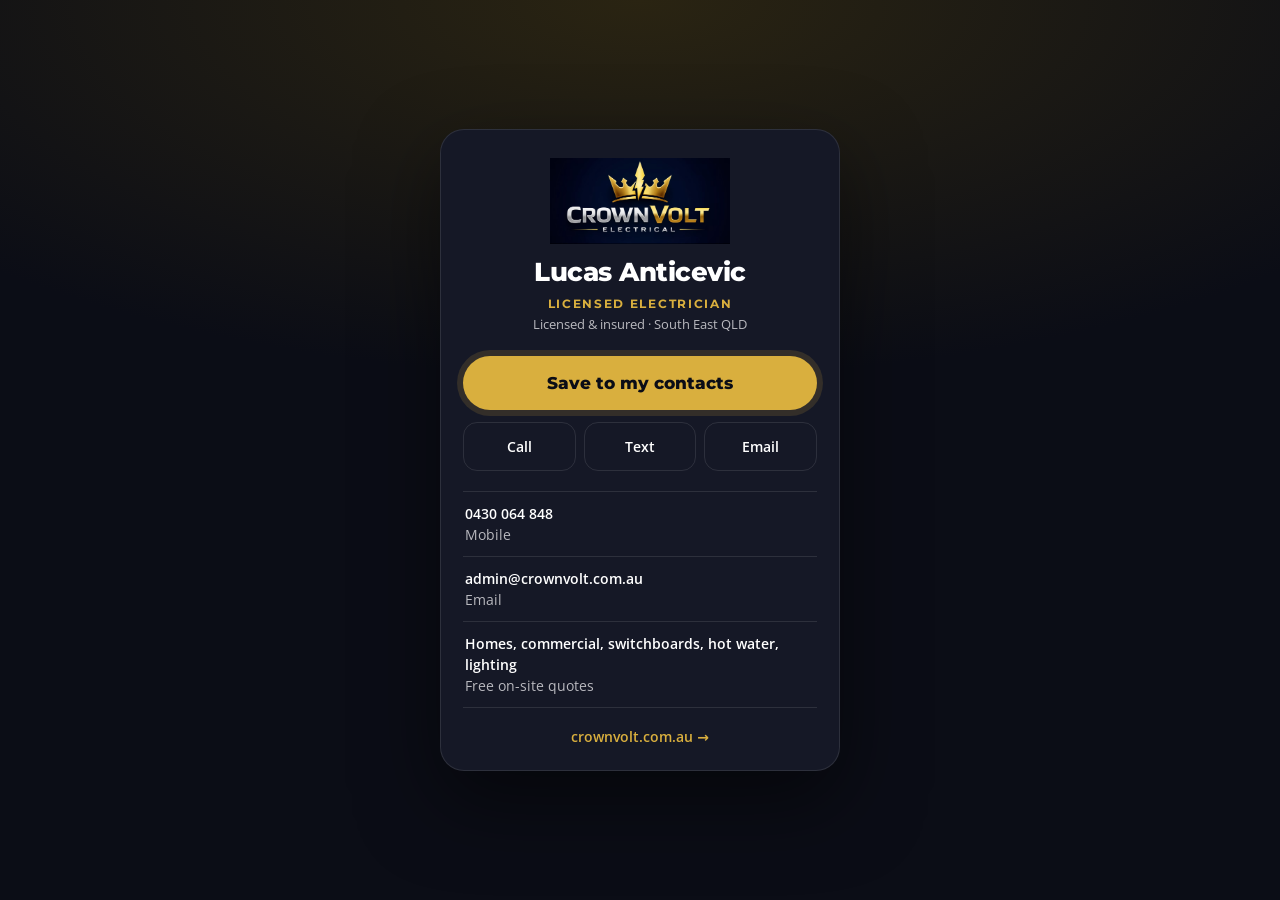
<file: card.html>
<!DOCTYPE html>
<html lang="en-AU">
<head>
  <meta charset="UTF-8" />
  <meta name="viewport" content="width=device-width, initial-scale=1.0" />
  <title>Lucas Anticevic | CrownVolt Electrical</title>
  <meta name="description" content="Save Lucas's details: licensed electrician, South East QLD. 0430 064 848." />
  <meta name="robots" content="noindex" />
  <link rel="icon" type="image/png" href="favicon.png" />
  <meta property="og:type" content="profile" />
  <meta property="og:title" content="Lucas Anticevic, CrownVolt Electrical" />
  <meta property="og:description" content="Tap to save my number and email to your contacts." />
  <meta property="og:url" content="https://crownvolt.com.au/card" />
  <meta property="og:image" content="https://crownvolt.com.au/images/crownvolt-profile-1024.png" />
  <link rel="preconnect" href="https://fonts.googleapis.com" />
  <link rel="preconnect" href="https://fonts.gstatic.com" crossorigin />
  <link href="https://fonts.googleapis.com/css2?family=Montserrat:wght@700;800&family=Open+Sans:wght@400;600&display=swap" rel="stylesheet" />
  <style>
    :root { --ink: #0B0D16; --card: #151826; --gold: #D9AF3E; --line: rgba(255,255,255,.1); --fog: #B9B9BF; }
    * { box-sizing: border-box; margin: 0; }
    body { min-height: 100svh; display: grid; place-items: center; padding: 24px 16px; background: radial-gradient(120% 70% at 50% 0%, #2a2412 0%, var(--ink) 60%); color: #fff; font: 16px/1.5 'Open Sans', system-ui, sans-serif; }
    .card { width: 100%; max-width: 400px; background: var(--card); border: 1px solid var(--line); border-radius: 24px; padding: 28px 22px 22px; text-align: center; box-shadow: 0 30px 80px rgba(0,0,0,.5); }
    .logo { width: 180px; height: auto; margin: 0 auto 14px; display: block; }
    h1 { font: 800 26px/1.15 Montserrat, sans-serif; letter-spacing: -.02em; }
    .role { color: var(--gold); font: 700 12px Montserrat, sans-serif; letter-spacing: .14em; text-transform: uppercase; margin: 8px 0 4px; }
    .lic { color: var(--fog); font-size: 13px; }
    .save { display: block; margin: 22px 0 12px; padding: 17px; border-radius: 999px; background: var(--gold); color: var(--ink); font: 800 17px Montserrat, sans-serif; text-decoration: none; box-shadow: 0 0 0 6px rgba(217,175,62,.15); }
    .row { display: grid; grid-template-columns: repeat(3, 1fr); gap: 8px; }
    .row a { padding: 13px 6px; border-radius: 14px; border: 1px solid var(--line); color: #fff; text-decoration: none; font-weight: 600; font-size: 14px; }
    .list { list-style: none; padding: 0; margin: 20px 0 0; text-align: left; border-top: 1px solid var(--line); }
    .list li { padding: 11px 2px; border-bottom: 1px solid var(--line); font-size: 14px; color: var(--fog); }
    .list b { color: #fff; font-weight: 600; display: block; }
    .list a { color: #fff; text-decoration: none; }
    .web { display: inline-block; margin-top: 18px; color: var(--gold); font-weight: 600; font-size: 14px; text-decoration: none; }
  </style>
</head>
<body>
  <main class="card">
    <img class="logo" src="logo.png" alt="CrownVolt Electrical" />
    <h1>Lucas Anticevic</h1>
    <p class="role">Licensed electrician</p>
    <p class="lic">Licensed &amp; insured · South East QLD</p>
    <a class="save" href="/lucas.vcf">Save to my contacts</a>
    <div class="row">
      <a href="tel:+61430064848">Call</a>
      <a href="sms:+61430064848">Text</a>
      <a href="mailto:admin@crownvolt.com.au">Email</a>
    </div>
    <ul class="list">
      <li><b><a href="tel:+61430064848">0430 064 848</a></b>Mobile</li>
      <li><b><a href="mailto:admin@crownvolt.com.au">admin@crownvolt.com.au</a></b>Email</li>
      <li><b>Homes, commercial, switchboards, hot water, lighting</b>Free on-site quotes</li>
    </ul>
    <a class="web" href="/">crownvolt.com.au →</a>
  </main>
</body>
</html>
</file>
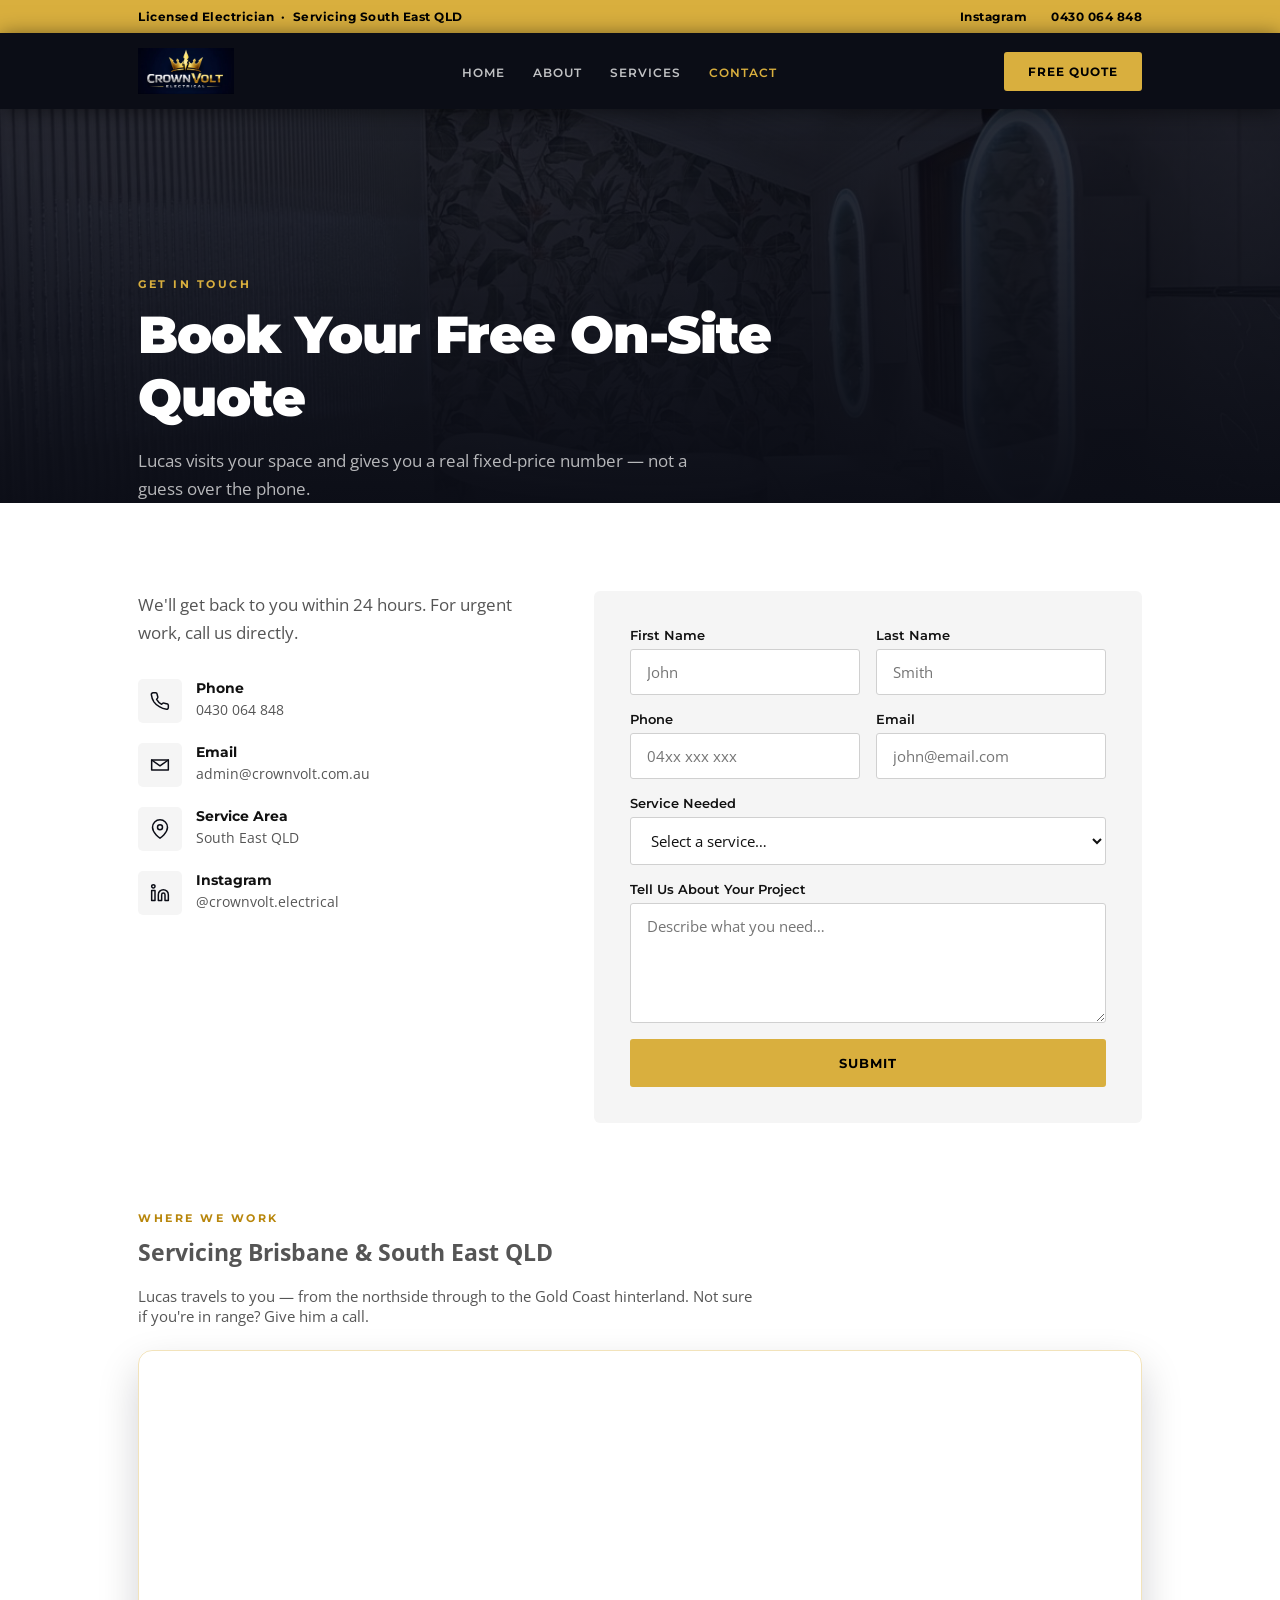
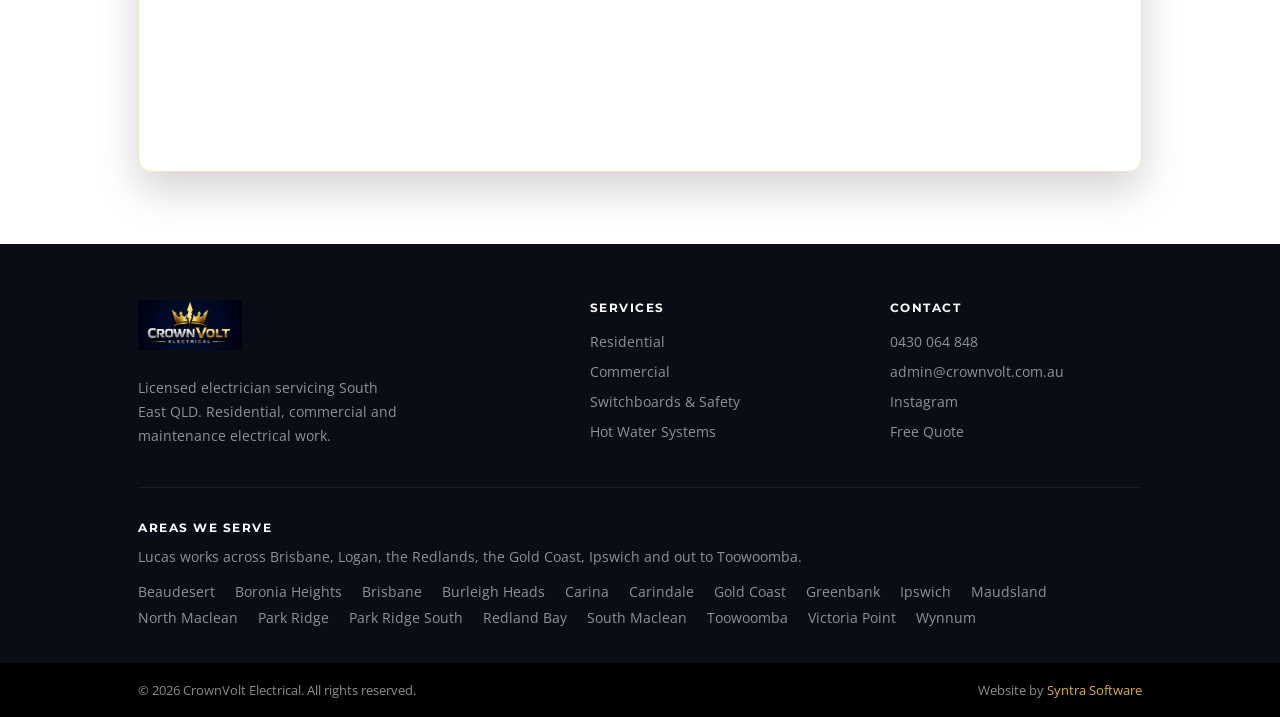
<file: contact.html>
<!DOCTYPE html>
<html lang="en">
<head>
  <!-- Google tag (gtag.js) -->
  <script async src="https://www.googletagmanager.com/gtag/js?id=G-M3LS2122NC"></script>
  <script>
    window.dataLayer = window.dataLayer || [];
    function gtag(){dataLayer.push(arguments);}
    gtag('js', new Date());
    gtag('config', 'G-M3LS2122NC');
  </script>
  <meta charset="UTF-8" />
  <link rel="icon" type="image/png" href="favicon.png" />
  <meta name="viewport" content="width=device-width, initial-scale=1.0" />
  <title>Contact | CrownVolt Electrical</title>
  <meta name="description" content="Book a free on-site quote with CrownVolt Electrical — licensed electrician servicing South East QLD. Call 0430 064 848 or send an enquiry." />
  <link rel="preconnect" href="https://fonts.googleapis.com" />
  <link rel="preconnect" href="https://fonts.gstatic.com" crossorigin />
  <link href="https://fonts.googleapis.com/css2?family=Montserrat:wght@400;500;600;700;800;900&family=Open+Sans:wght@400;500;600;700&display=swap" rel="stylesheet" />
  <link rel="stylesheet" href="css/styles.css" />
  <!-- Local SEO: structured data. Every field here is verified CrownVolt info — phone, email,
       service area, socials and the five real service categories from services.html. No opening
       hours, street address, licence number or review data is asserted, because none is published
       anywhere and inventing it would be fabrication. Add them here if/when they're confirmed. -->
  <script type="application/ld+json">
  {
    "@context": "https://schema.org",
    "@type": "Electrician",
    "@id": "https://crownvolt.com.au/#business",
    "name": "CrownVolt Electrical",
    "url": "https://crownvolt.com.au/",
    "telephone": "+61430064848",
    "email": "admin@crownvolt.com.au",
    "image": "https://crownvolt.com.au/images/garage-hexagon-led-lighting.jpg",
    "logo": "https://crownvolt.com.au/logo.png",
    "address": {
      "@type": "PostalAddress",
      "addressRegion": "QLD",
      "addressCountry": "AU"
    },
    "areaServed": [
      { "@type": "Place", "name": "Beaudesert QLD" },
      { "@type": "Place", "name": "Boronia Heights QLD" },
      { "@type": "Place", "name": "Brisbane QLD" },
      { "@type": "Place", "name": "Burleigh Heads QLD" },
      { "@type": "Place", "name": "Carina QLD" },
      { "@type": "Place", "name": "Carindale QLD" },
      { "@type": "Place", "name": "Gold Coast QLD" },
      { "@type": "Place", "name": "Greenbank QLD" },
      { "@type": "Place", "name": "Ipswich QLD" },
      { "@type": "Place", "name": "Maudsland QLD" },
      { "@type": "Place", "name": "North Maclean QLD" },
      { "@type": "Place", "name": "Park Ridge QLD" },
      { "@type": "Place", "name": "Park Ridge South QLD" },
      { "@type": "Place", "name": "Redland Bay QLD" },
      { "@type": "Place", "name": "South Maclean QLD" },
      { "@type": "Place", "name": "Toowoomba QLD" },
      { "@type": "Place", "name": "Victoria Point QLD" },
      { "@type": "Place", "name": "Wynnum QLD" }
    ],
    "sameAs": [
      "https://www.instagram.com/crownvolt.electrical/"
    ],
    "makesOffer": [
      { "@type": "Offer", "itemOffered": { "@type": "Service", "name": "Residential Electrical" } },
      { "@type": "Offer", "itemOffered": { "@type": "Service", "name": "Commercial Electrical" } },
      { "@type": "Offer", "itemOffered": { "@type": "Service", "name": "Switchboards & Safety" } },
      { "@type": "Offer", "itemOffered": { "@type": "Service", "name": "Hot Water Systems" } },
      { "@type": "Offer", "itemOffered": { "@type": "Service", "name": "Feature & Outdoor Lighting" } }
    ]
  }
  </script>
</head>
<body>

  <div class="topbar">
    <div class="inner topbar-inner">
      <span class="topbar-left">Licensed Electrician &nbsp;·&nbsp; Servicing South East QLD</span>
      <div class="topbar-right">
        <a href="https://www.instagram.com/crownvolt.electrical/" target="_blank" rel="noopener">Instagram</a>
        <a href="tel:0430064848"><strong>0430 064 848</strong></a>
      </div>
    </div>
  </div>

  <header class="nav">
    <div class="inner nav-inner">
      <a href="index.html" class="nav-logo">
        <img src="logo.png" alt="CrownVolt Electrical" style="height:46px;width:auto;" />
      </a>
      <ul class="nav-links">
        <li><a href="index.html">Home</a></li>
        <li><a href="about.html">About</a></li>
        <li><a href="services.html">Services</a></li>
        <li><a href="contact.html" class="is-active">Contact</a></li>
      </ul>
      <a href="tel:0430064848" class="btn btn-primary nav-cta-btn">Free Quote</a>
      <button class="nav-hamburger" id="hamburger" aria-label="Menu">
        <span></span><span></span><span></span>
      </button>
    </div>
    <nav class="nav-mobile" id="mobileMenu">
      <a href="index.html">Home</a>
      <a href="about.html">About</a>
      <a href="services.html">Services</a>
      <a href="contact.html">Contact</a>
      <a href="tel:0430064848" class="btn btn-primary">0430 064 848</a>
    </nav>
  </header>

  <!-- PAGE HERO -->
  <section class="page-hero" style="padding-bottom:0;">
    <div class="page-hero-photo" style="background-image:url('images/bathroom-checkerboard-clawfoot-tub-hires.jpg');"></div>
    <div class="page-hero-overlay"></div>
    <div class="inner page-hero-content">
      <span class="section-label fade-up">Get In Touch</span>
      <h1 class="fade-up d1">Book Your Free On-Site Quote</h1>
      <p class="fade-up d2">Lucas visits your space and gives you a real fixed-price number — not a guess over the phone.</p>
    </div>
  </section>

  <!-- CONTACT -->
  <section class="contact" id="contact">
    <div class="inner">
      <div class="contact-grid">
        <div class="contact-info">
          <p class="fade-up">We'll get back to you within 24 hours. For urgent work, call us directly.</p>
          <div class="contact-detail fade-up d1">
            <div class="contact-detail-icon">
              <svg viewBox="0 0 24 24" fill="none" stroke="currentColor" stroke-width="1.8" stroke-linecap="round" stroke-linejoin="round" width="20" height="20"><path d="M22 16.92v3a2 2 0 0 1-2.18 2 19.79 19.79 0 0 1-8.63-3.07A19.5 19.5 0 0 1 4.69 13a19.79 19.79 0 0 1-3.07-8.67A2 2 0 0 1 3.6 2.22h3a2 2 0 0 1 2 1.72c.127.96.361 1.903.7 2.81a2 2 0 0 1-.45 2.11L7.91 9.91a16 16 0 0 0 6.06 6.06l.94-.94a2 2 0 0 1 2.11-.45c.907.339 1.85.573 2.81.7A2 2 0 0 1 22 16.92z"/></svg>
            </div>
            <div><strong>Phone</strong><span>0430 064 848</span></div>
          </div>
          <div class="contact-detail fade-up d2">
            <div class="contact-detail-icon">
              <svg viewBox="0 0 24 24" fill="none" stroke="currentColor" stroke-width="1.8" stroke-linecap="round" stroke-linejoin="round" width="20" height="20"><path d="M4 4h16v16H4z" opacity="0"/><path d="M22 6l-10 7L2 6"/><path d="M2 6h20v12H2z"/></svg>
            </div>
            <div><strong>Email</strong><span>admin@crownvolt.com.au</span></div>
          </div>
          <div class="contact-detail fade-up d3">
            <div class="contact-detail-icon">
              <svg viewBox="0 0 24 24" fill="none" stroke="currentColor" stroke-width="1.8" stroke-linecap="round" stroke-linejoin="round" width="20" height="20"><path d="M21 10c0 7-9 13-9 13s-9-6-9-13a9 9 0 0 1 18 0z"/><circle cx="12" cy="10" r="3"/></svg>
            </div>
            <div><strong>Service Area</strong><span>South East QLD</span></div>
          </div>
          <div class="contact-detail fade-up d4">
            <div class="contact-detail-icon">
              <svg viewBox="0 0 24 24" fill="none" stroke="currentColor" stroke-width="1.8" stroke-linecap="round" stroke-linejoin="round" width="20" height="20"><path d="M16 8a6 6 0 0 1 6 6v7h-4v-7a2 2 0 0 0-4 0v7h-4v-7a6 6 0 0 1 6-6z"/><rect x="2" y="9" width="4" height="12"/><circle cx="4" cy="4" r="2"/></svg>
            </div>
            <div><strong>Instagram</strong><span><a href="https://www.instagram.com/crownvolt.electrical/" target="_blank" rel="noopener">@crownvolt.electrical</a></span></div>
          </div>
        </div>
        <div class="contact-form-wrap fade-up d2">
          <form id="contactForm">
            <div class="form-row">
              <div class="form-group"><label for="fname">First Name</label><input type="text" id="fname" name="first_name" placeholder="John" required /></div>
              <div class="form-group"><label for="lname">Last Name</label><input type="text" id="lname" name="last_name" placeholder="Smith" required /></div>
            </div>
            <div class="form-row">
              <div class="form-group"><label for="phone">Phone</label><input type="tel" id="phone" name="phone" placeholder="04xx xxx xxx" required /></div>
              <div class="form-group"><label for="email">Email</label><input type="email" id="email" name="email" placeholder="john@email.com" /></div>
            </div>
            <div class="form-group">
              <label for="service">Service Needed</label>
              <select id="service" name="service">
                <option value="">Select a service…</option>
                <option>Residential</option>
                <option>Commercial</option>
                <option>Switchboards &amp; Safety</option>
                <option>Hot Water Systems</option>
                <option>Feature / Outdoor Lighting</option>
                <option>Not Sure — Need Advice</option>
              </select>
            </div>
            <div class="form-group"><label for="message">Tell Us About Your Project</label><textarea id="message" name="message" placeholder="Describe what you need…" required></textarea></div>
            <input type="text" name="_hp" style="display:none" tabindex="-1" autocomplete="off" />
            <button type="submit" class="btn btn-primary" id="formBtn" style="width:100%;justify-content:center;">Submit</button>
            <div class="form-success" id="formSuccess">Thanks! We'll be in touch within 24 hours.</div>
            <div class="form-error" id="formError">Something went wrong — please call us directly on <a href="tel:0430064848" style="color:#b3261e;font-weight:800;">0430 064 848</a>.</div>
          </form>
        </div>
      </div>
    </div>
  </section>

  <!-- SERVICE AREA MAP — delivers the "Google Maps integration" line in the Growth proposal.
       CrownVolt is a mobile business with no published street address, so this is an honest
       service-area map centred on Brisbane rather than a fake pinned shopfront. If a Google
       Business Profile gets created later, swap the src for the GBP place embed. -->
  <section class="map-section" style="padding:0 0 72px;">
    <div class="inner">
      <span class="section-label fade-up">Where We Work</span>
      <h2 class="fade-up d1" style="margin:8px 0 18px;">Servicing Brisbane &amp; South East QLD</h2>
      <p class="fade-up d1" style="margin:0 0 24px;max-width:620px;">Lucas travels to you — from the northside through to the Gold Coast hinterland. Not sure if you're in range? Give him a call.</p>
      <div class="fade-up d2" style="position:relative;border-radius:14px;overflow:hidden;border:1px solid rgba(217,175,62,0.35);box-shadow:0 18px 40px rgba(11,13,22,0.18);">
        <iframe
          src="https://www.google.com/maps?q=Brisbane+QLD+Australia&amp;z=9&amp;output=embed"
          title="CrownVolt Electrical service area — Brisbane and South East Queensland"
          style="display:block;width:100%;height:420px;border:0;"
          loading="lazy"
          referrerpolicy="no-referrer-when-downgrade"
          allowfullscreen></iframe>
      </div>
    </div>
  </section>

  <footer class="footer">
    <div class="inner">
      <div class="footer-grid">
        <div class="footer-brand">
          <div class="footer-logo">
            <img src="logo.png" alt="CrownVolt Electrical" style="height:50px;width:auto;margin-bottom:12px;" />
          </div>
          <p>Licensed electrician servicing South East QLD. Residential, commercial and maintenance electrical work.</p>
        </div>
        <div class="footer-col">
          <h4>Services</h4>
          <ul>
            <li><a href="services.html">Residential</a></li>
            <li><a href="services.html">Commercial</a></li>
            <li><a href="services.html">Switchboards &amp; Safety</a></li>
            <li><a href="services.html">Hot Water Systems</a></li>
          </ul>
        </div>
        <div class="footer-col">
          <h4>Contact</h4>
          <ul>
            <li><a href="tel:0430064848">0430 064 848</a></li>
            <li><a href="mailto:admin@crownvolt.com.au">admin@crownvolt.com.au</a></li>
            <li><a href="https://www.instagram.com/crownvolt.electrical/" target="_blank" rel="noopener">Instagram</a></li>
            <li><a href="contact.html">Free Quote</a></li>
          </ul>
        </div>
      </div>
    </div>
    <div class="inner footer-areas" aria-labelledby="footer-areas-title">
      <h4 id="footer-areas-title">Areas we serve</h4>
      <p>Lucas works across Brisbane, Logan, the Redlands, the Gold Coast, Ipswich and out to Toowoomba.</p>
      <ul>
          <li>Beaudesert</li>
          <li>Boronia Heights</li>
          <li>Brisbane</li>
          <li>Burleigh Heads</li>
          <li>Carina</li>
          <li>Carindale</li>
          <li>Gold Coast</li>
          <li>Greenbank</li>
          <li>Ipswich</li>
          <li>Maudsland</li>
          <li>North Maclean</li>
          <li>Park Ridge</li>
          <li>Park Ridge South</li>
          <li>Redland Bay</li>
          <li>South Maclean</li>
          <li>Toowoomba</li>
          <li>Victoria Point</li>
          <li>Wynnum</li>
      </ul>
    </div>
    <div class="footer-bottom">
      <div class="inner footer-bottom-inner">
        <span>&copy; 2026 CrownVolt Electrical. All rights reserved.</span>
        <span>Website by <a href="https://syntrasoftware.com" style="color:var(--c-secondary);">Syntra Software</a></span>
      </div>
    </div>
  </footer>

  <script src="js/main.js"></script>
</body>
</html>
</file>
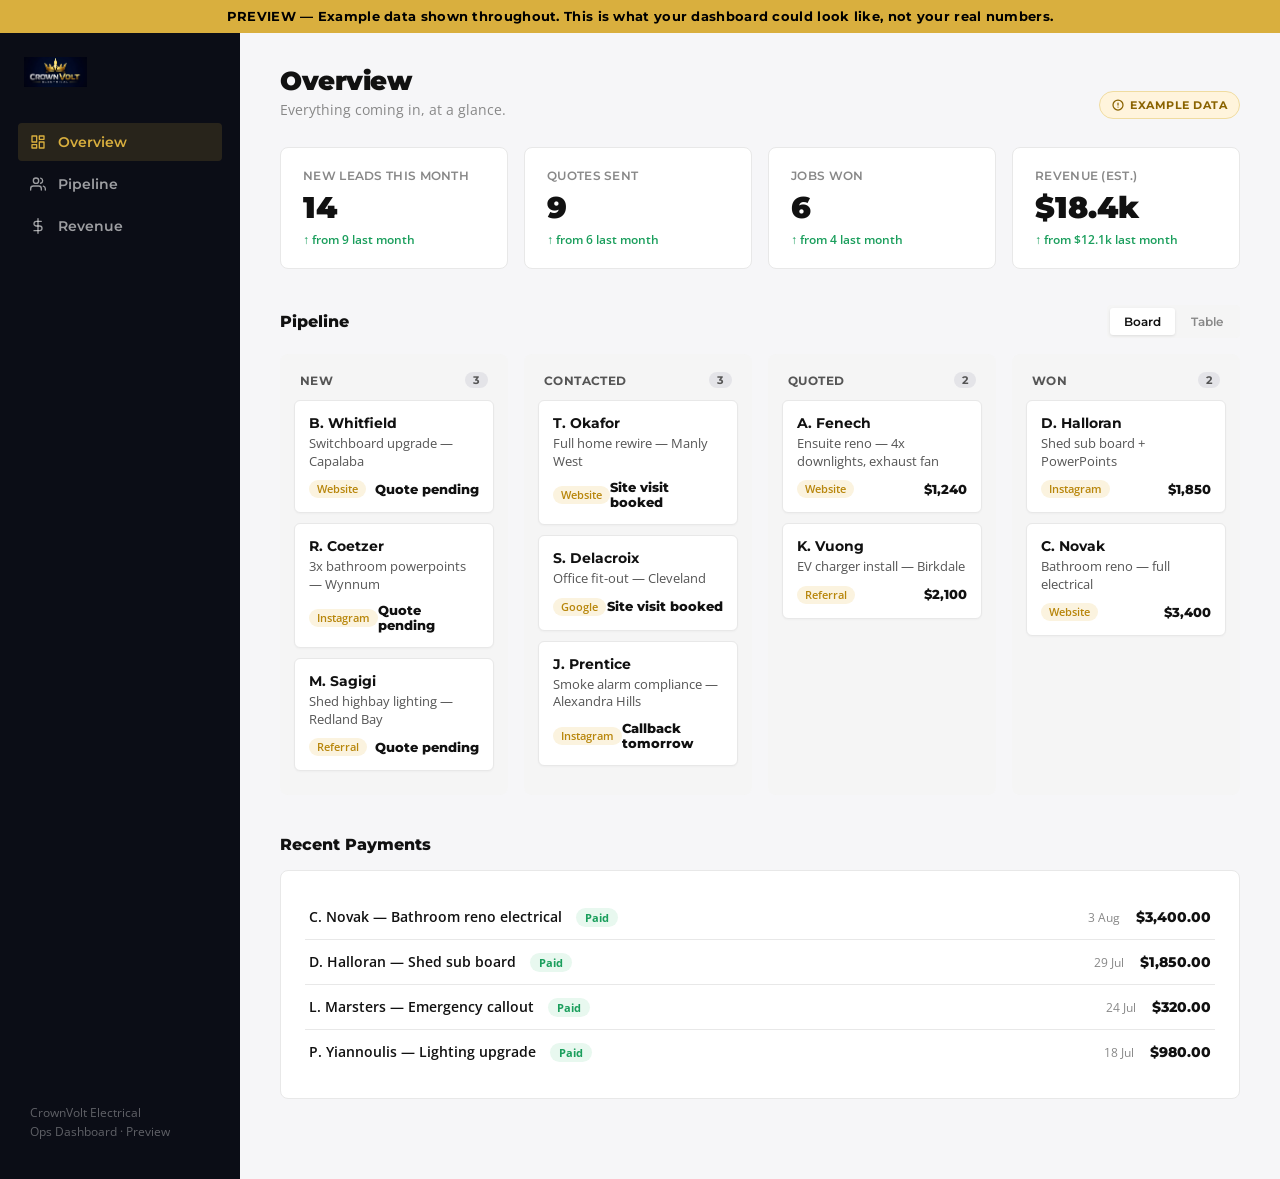
<file: dashboard.html>
<!-- CrownVolt Electrical — Ops Dashboard bolt-on preview. Static mockup only (no backend, no real data) built to show Lucas what the Syntra ops dashboard product looks like with his own branding. All leads/stats below are clearly-labelled example data, not real CrownVolt figures — see the banner and every card. -->
<!DOCTYPE html>
<html lang="en">
<head>
  <meta charset="UTF-8" />
  <link rel="icon" type="image/png" href="favicon.png" />
  <meta name="viewport" content="width=device-width, initial-scale=1.0" />
  <title>CrownVolt Ops Dashboard | Preview</title>
  <link rel="preconnect" href="https://fonts.googleapis.com" />
  <link rel="preconnect" href="https://fonts.gstatic.com" crossorigin />
  <link href="https://fonts.googleapis.com/css2?family=Montserrat:wght@500;600;700;800;900&family=Open+Sans:wght@400;500;600;700&display=swap" rel="stylesheet" />
  <style>
    :root {
      --c-primary: #0B0D16;
      --c-secondary: #D9AF3E;
      --c-secondary-dark: #B8860B;
      --c-ink: #111111;
      --c-body: #555555;
      --c-muted: #888888;
      --c-canvas: #ffffff;
      --c-surface: #F6F6F8;
      --c-surface-soft: #F5F5F5;
      --c-hairline: #e8e8e8;
      --ff-display: 'Montserrat', Helvetica, Arial, sans-serif;
      --ff-body: 'Open Sans', Arial, sans-serif;
      --r-card: 8px;
      --r-btn: 4px;
    }
    * , *::before, *::after { box-sizing: border-box; margin: 0; padding: 0; }
    body { font-family: var(--ff-body); color: var(--c-ink); background: var(--c-surface); }
    img { display: block; max-width: 100%; }

    /* Demo banner */
    .demo-banner { background: var(--c-secondary); color: #000; font-family: var(--ff-display); font-weight: 700; font-size: 12.5px; letter-spacing: 0.3px; text-align: center; padding: 9px 16px; }

    .layout { display: grid; grid-template-columns: 240px 1fr; min-height: 100vh; }

    /* Sidebar */
    .sidebar { background: var(--c-primary); color: #fff; padding: 24px 18px; display: flex; flex-direction: column; }
    .sidebar-logo { display: flex; align-items: center; gap: 10px; margin-bottom: 36px; padding: 0 6px; }
    .sidebar-logo img { height: 34px; width: auto; }
    .sidebar-nav { display: flex; flex-direction: column; gap: 4px; }
    .sidebar-link { display: flex; align-items: center; gap: 12px; padding: 11px 12px; border-radius: var(--r-btn); font-family: var(--ff-display); font-weight: 600; font-size: 13.5px; color: rgba(255,255,255,0.6); cursor: pointer; transition: background 0.15s, color 0.15s; }
    .sidebar-link svg { flex-shrink: 0; }
    .sidebar-link:hover { background: rgba(255,255,255,0.06); color: #fff; }
    .sidebar-link.active { background: rgba(217,175,62,0.14); color: var(--c-secondary); }
    .sidebar-foot { margin-top: auto; padding: 14px 12px; font-size: 11.5px; color: rgba(255,255,255,0.35); line-height: 1.6; }

    /* Main */
    .main { padding: 32px 40px 60px; }
    .main-head { display: flex; justify-content: space-between; align-items: flex-end; margin-bottom: 28px; flex-wrap: wrap; gap: 14px; }
    .main-head h1 { font-family: var(--ff-display); font-weight: 900; font-size: 26px; letter-spacing: -0.5px; }
    .main-head p { font-size: 13.5px; color: var(--c-muted); margin-top: 4px; }
    .example-tag { display: inline-flex; align-items: center; gap: 6px; background: #FFF4DC; color: #8A6300; font-family: var(--ff-display); font-weight: 700; font-size: 11px; letter-spacing: 0.5px; text-transform: uppercase; padding: 6px 12px; border-radius: 999px; border: 1px solid #F0DCA0; }

    /* Stat cards */
    .stat-grid { display: grid; grid-template-columns: repeat(4, 1fr); gap: 16px; margin-bottom: 36px; }
    .stat-card { background: var(--c-canvas); border-radius: var(--r-card); padding: 20px 22px; border: 1px solid var(--c-hairline); }
    .stat-card .label { font-family: var(--ff-display); font-weight: 600; font-size: 12px; letter-spacing: 0.3px; color: var(--c-muted); margin-bottom: 10px; }
    .stat-card .value { font-family: var(--ff-display); font-weight: 900; font-size: 30px; color: var(--c-ink); line-height: 1; }
    .stat-card .delta { font-size: 12px; color: #1A9E5C; font-weight: 600; margin-top: 8px; display: flex; align-items: center; gap: 4px; }

    /* Section head */
    .section-head { display: flex; justify-content: space-between; align-items: center; margin-bottom: 16px; }
    .section-head h2 { font-family: var(--ff-display); font-weight: 800; font-size: 16px; }
    .view-toggle { display: flex; background: var(--c-surface-soft); border-radius: var(--r-btn); padding: 3px; gap: 2px; }
    .view-toggle span { font-family: var(--ff-display); font-weight: 600; font-size: 12px; padding: 6px 14px; border-radius: 3px; color: var(--c-muted); }
    .view-toggle span.active { background: #fff; color: var(--c-ink); box-shadow: 0 1px 3px rgba(0,0,0,0.1); }

    /* Kanban */
    .kanban { display: grid; grid-template-columns: repeat(4, 1fr); gap: 16px; margin-bottom: 40px; }
    .kanban-col { background: var(--c-surface-soft); border-radius: var(--r-card); padding: 14px; }
    .kanban-col-head { display: flex; justify-content: space-between; align-items: center; font-family: var(--ff-display); font-weight: 700; font-size: 12px; letter-spacing: 0.4px; text-transform: uppercase; color: var(--c-body); padding: 4px 6px 12px; }
    .kanban-col-head .count { background: #e4e4e8; color: var(--c-body); border-radius: 999px; font-size: 11px; padding: 1px 8px; }
    .lead-card { background: #fff; border-radius: 6px; padding: 14px; margin-bottom: 10px; border: 1px solid var(--c-hairline); box-shadow: 0 1px 2px rgba(0,0,0,0.03); }
    .lead-card .name { font-family: var(--ff-display); font-weight: 700; font-size: 13.5px; margin-bottom: 4px; }
    .lead-card .job { font-size: 12.5px; color: var(--c-body); margin-bottom: 10px; line-height: 1.4; }
    .lead-card .meta { display: flex; justify-content: space-between; align-items: center; }
    .lead-card .src { font-size: 10.5px; font-weight: 600; color: var(--c-secondary-dark); background: #FBF3DF; padding: 2px 8px; border-radius: 999px; }
    .lead-card .val { font-family: var(--ff-display); font-weight: 800; font-size: 12.5px; color: var(--c-ink); }

    /* Revenue */
    .revenue-panel { background: var(--c-canvas); border: 1px solid var(--c-hairline); border-radius: var(--r-card); padding: 24px; margin-bottom: 20px; }
    .revenue-row { display: flex; justify-content: space-between; align-items: center; padding: 13px 4px; border-bottom: 1px solid var(--c-hairline); font-size: 13.5px; }
    .revenue-row:last-child { border-bottom: none; }
    .revenue-row .job { font-weight: 600; }
    .revenue-row .date { color: var(--c-muted); font-size: 12px; }
    .revenue-row .amt { font-family: var(--ff-display); font-weight: 800; }
    .revenue-row .paid { color: #1A9E5C; font-size: 11px; font-weight: 700; background: #E8F8EF; padding: 2px 9px; border-radius: 999px; margin-left: 10px; }

    @media (max-width: 1000px) {
      .layout { grid-template-columns: 1fr; }
      .sidebar { flex-direction: row; align-items: center; padding: 14px 18px; }
      .sidebar-nav { flex-direction: row; }
      .sidebar-foot { display: none; }
      .stat-grid, .kanban { grid-template-columns: 1fr 1fr; }
      .main { padding: 24px 20px 50px; }
    }
    @media (max-width: 600px) {
      .stat-grid, .kanban { grid-template-columns: 1fr; }
      .sidebar-nav span.label { display: none; }
    }
  </style>
</head>
<body>

  <div class="demo-banner">PREVIEW — Example data shown throughout. This is what your dashboard could look like, not your real numbers.</div>

  <div class="layout">
    <aside class="sidebar">
      <div class="sidebar-logo">
        <img src="logo.png" alt="CrownVolt Electrical" style="height:30px;width:auto;" />
      </div>
      <nav class="sidebar-nav">
        <div class="sidebar-link active">
          <svg width="16" height="16" viewBox="0 0 24 24" fill="none" stroke="currentColor" stroke-width="2" stroke-linecap="round" stroke-linejoin="round"><rect x="3" y="3" width="7" height="9"/><rect x="14" y="3" width="7" height="5"/><rect x="14" y="12" width="7" height="9"/><rect x="3" y="16" width="7" height="5"/></svg>
          <span class="label">Overview</span>
        </div>
        <div class="sidebar-link">
          <svg width="16" height="16" viewBox="0 0 24 24" fill="none" stroke="currentColor" stroke-width="2" stroke-linecap="round" stroke-linejoin="round"><path d="M17 21v-2a4 4 0 0 0-4-4H5a4 4 0 0 0-4 4v2"/><circle cx="9" cy="7" r="4"/><path d="M23 21v-2a4 4 0 0 0-3-3.87"/><path d="M16 3.13a4 4 0 0 1 0 7.75"/></svg>
          <span class="label">Pipeline</span>
        </div>
        <div class="sidebar-link">
          <svg width="16" height="16" viewBox="0 0 24 24" fill="none" stroke="currentColor" stroke-width="2" stroke-linecap="round" stroke-linejoin="round"><line x1="12" y1="1" x2="12" y2="23"/><path d="M17 5H9.5a3.5 3.5 0 0 0 0 7h5a3.5 3.5 0 0 1 0 7H6"/></svg>
          <span class="label">Revenue</span>
        </div>
      </nav>
      <div class="sidebar-foot">CrownVolt Electrical<br>Ops Dashboard · Preview</div>
    </aside>

    <main class="main">
      <div class="main-head">
        <div>
          <h1>Overview</h1>
          <p>Everything coming in, at a glance.</p>
        </div>
        <span class="example-tag">
          <svg width="12" height="12" viewBox="0 0 24 24" fill="none" stroke="currentColor" stroke-width="2.5" stroke-linecap="round" stroke-linejoin="round"><circle cx="12" cy="12" r="10"/><line x1="12" y1="8" x2="12" y2="12"/><line x1="12" y1="16" x2="12.01" y2="16"/></svg>
          Example Data
        </span>
      </div>

      <div class="stat-grid">
        <div class="stat-card">
          <div class="label">NEW LEADS THIS MONTH</div>
          <div class="value">14</div>
          <div class="delta">↑ from 9 last month</div>
        </div>
        <div class="stat-card">
          <div class="label">QUOTES SENT</div>
          <div class="value">9</div>
          <div class="delta">↑ from 6 last month</div>
        </div>
        <div class="stat-card">
          <div class="label">JOBS WON</div>
          <div class="value">6</div>
          <div class="delta">↑ from 4 last month</div>
        </div>
        <div class="stat-card">
          <div class="label">REVENUE (EST.)</div>
          <div class="value">$18.4k</div>
          <div class="delta">↑ from $12.1k last month</div>
        </div>
      </div>

      <div class="section-head">
        <h2>Pipeline</h2>
        <div class="view-toggle"><span class="active">Board</span><span>Table</span></div>
      </div>
      <div class="kanban">
        <div class="kanban-col">
          <div class="kanban-col-head">New <span class="count">3</span></div>
          <div class="lead-card">
            <div class="name">B. Whitfield</div>
            <div class="job">Switchboard upgrade — Capalaba</div>
            <div class="meta"><span class="src">Website</span><span class="val">Quote pending</span></div>
          </div>
          <div class="lead-card">
            <div class="name">R. Coetzer</div>
            <div class="job">3x bathroom powerpoints — Wynnum</div>
            <div class="meta"><span class="src">Instagram</span><span class="val">Quote pending</span></div>
          </div>
          <div class="lead-card">
            <div class="name">M. Sagigi</div>
            <div class="job">Shed highbay lighting — Redland Bay</div>
            <div class="meta"><span class="src">Referral</span><span class="val">Quote pending</span></div>
          </div>
        </div>
        <div class="kanban-col">
          <div class="kanban-col-head">Contacted <span class="count">3</span></div>
          <div class="lead-card">
            <div class="name">T. Okafor</div>
            <div class="job">Full home rewire — Manly West</div>
            <div class="meta"><span class="src">Website</span><span class="val">Site visit booked</span></div>
          </div>
          <div class="lead-card">
            <div class="name">S. Delacroix</div>
            <div class="job">Office fit-out — Cleveland</div>
            <div class="meta"><span class="src">Google</span><span class="val">Site visit booked</span></div>
          </div>
          <div class="lead-card">
            <div class="name">J. Prentice</div>
            <div class="job">Smoke alarm compliance — Alexandra Hills</div>
            <div class="meta"><span class="src">Instagram</span><span class="val">Callback tomorrow</span></div>
          </div>
        </div>
        <div class="kanban-col">
          <div class="kanban-col-head">Quoted <span class="count">2</span></div>
          <div class="lead-card">
            <div class="name">A. Fenech</div>
            <div class="job">Ensuite reno — 4x downlights, exhaust fan</div>
            <div class="meta"><span class="src">Website</span><span class="val">$1,240</span></div>
          </div>
          <div class="lead-card">
            <div class="name">K. Vuong</div>
            <div class="job">EV charger install — Birkdale</div>
            <div class="meta"><span class="src">Referral</span><span class="val">$2,100</span></div>
          </div>
        </div>
        <div class="kanban-col">
          <div class="kanban-col-head">Won <span class="count">2</span></div>
          <div class="lead-card">
            <div class="name">D. Halloran</div>
            <div class="job">Shed sub board + PowerPoints</div>
            <div class="meta"><span class="src">Instagram</span><span class="val">$1,850</span></div>
          </div>
          <div class="lead-card">
            <div class="name">C. Novak</div>
            <div class="job">Bathroom reno — full electrical</div>
            <div class="meta"><span class="src">Website</span><span class="val">$3,400</span></div>
          </div>
        </div>
      </div>

      <div class="section-head">
        <h2>Recent Payments</h2>
      </div>
      <div class="revenue-panel">
        <div class="revenue-row">
          <div><span class="job">C. Novak — Bathroom reno electrical</span> <span class="paid">Paid</span></div>
          <div><span class="date" style="margin-right:16px;">3 Aug</span><span class="amt">$3,400.00</span></div>
        </div>
        <div class="revenue-row">
          <div><span class="job">D. Halloran — Shed sub board</span> <span class="paid">Paid</span></div>
          <div><span class="date" style="margin-right:16px;">29 Jul</span><span class="amt">$1,850.00</span></div>
        </div>
        <div class="revenue-row">
          <div><span class="job">L. Marsters — Emergency callout</span> <span class="paid">Paid</span></div>
          <div><span class="date" style="margin-right:16px;">24 Jul</span><span class="amt">$320.00</span></div>
        </div>
        <div class="revenue-row">
          <div><span class="job">P. Yiannoulis — Lighting upgrade</span> <span class="paid">Paid</span></div>
          <div><span class="date" style="margin-right:16px;">18 Jul</span><span class="amt">$980.00</span></div>
        </div>
      </div>
    </main>
  </div>

</body>
</html>
</file>
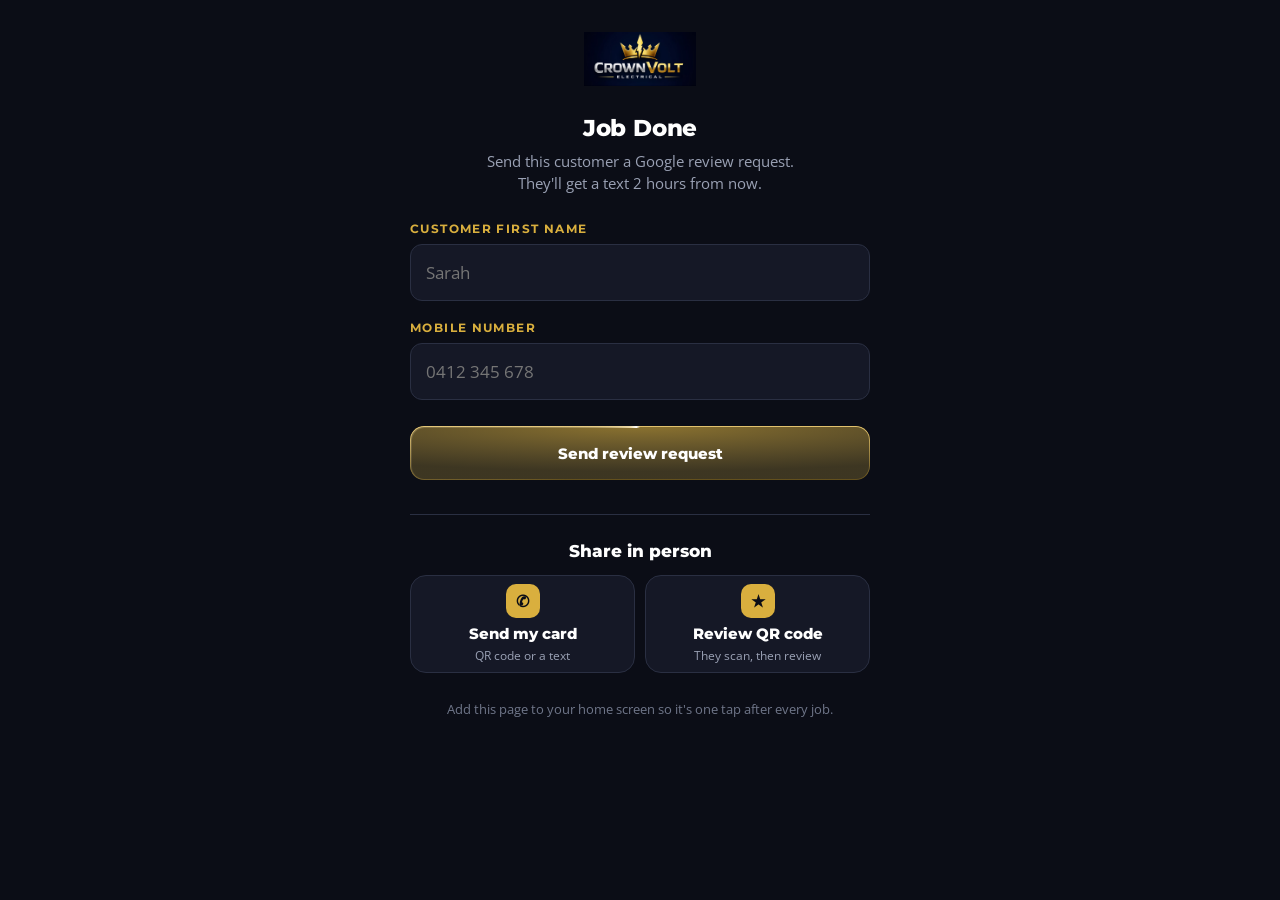
<file: job-done.html>
<!-- CrownVolt internal tool — NOT part of the public site. No nav link, disallowed in
     robots.txt. This is the "job complete" trigger for the review-request automation:
     Lucas opens it on his phone after a job, types the customer's first name + mobile,
     and n8n texts them a Google review link 2 hours later.

     Chosen over hooking into an invoicing app on purpose — per Syntra's earlier attempts,
     clients refused to connect automations to their accounting software. This needs no
     third-party access at all.

     BEFORE GOING LIVE: set SHARED_TOKEN below to match the token in the n8n workflow
     "CrownVolt - Review Request". The token is visible in page source, so it is obscurity
     plus a shared secret, not real authentication — it stops drive-by abuse of a public
     URL. Actual spend is capped by the Kudosity credit balance. If this ever gets abused,
     move the trigger behind a real login. -->
<!DOCTYPE html>
<html lang="en">
<head>
  <meta charset="UTF-8" />
  <meta name="viewport" content="width=device-width, initial-scale=1.0" />
  <meta name="robots" content="noindex, nofollow" />
  <title>Job Done — CrownVolt</title>
  <link rel="icon" type="image/png" href="favicon.png" />
  <link rel="apple-touch-icon" href="favicon.png" />
  <meta name="apple-mobile-web-app-capable" content="yes" />
  <meta name="theme-color" content="#0B0D16" />
  <link rel="preconnect" href="https://fonts.googleapis.com" />
  <link rel="preconnect" href="https://fonts.gstatic.com" crossorigin />
  <link href="https://fonts.googleapis.com/css2?family=Montserrat:wght@600;700;800&family=Open+Sans:wght@400;600&display=swap" rel="stylesheet" />
  <style>
    *{box-sizing:border-box;margin:0;padding:0}
    body{background:#0B0D16;color:#fff;font-family:'Open Sans',system-ui,sans-serif;min-height:100vh;padding:24px 18px 48px;-webkit-font-smoothing:antialiased}
    .wrap{max-width:460px;margin:0 auto}
    .logo{display:block;height:54px;width:auto;margin:8px auto 28px}
    h1{font-family:'Montserrat',sans-serif;font-size:1.45rem;font-weight:800;text-align:center;letter-spacing:-.01em}
    .sub{text-align:center;color:#9aa1b4;font-size:.92rem;margin:8px 0 28px;line-height:1.5}
    label{display:block;font-family:'Montserrat',sans-serif;font-size:.72rem;font-weight:700;letter-spacing:.12em;text-transform:uppercase;color:#D9AF3E;margin:0 0 8px}
    input{width:100%;padding:16px 15px;font-size:1.05rem;font-family:inherit;color:#fff;background:#151826;border:1px solid #2a2f42;border-radius:12px;outline:none}
    input:focus{border-color:#D9AF3E}
    .field{margin-bottom:20px}
    button{width:100%;padding:18px;font-family:'Montserrat',sans-serif;font-size:1rem;font-weight:800;letter-spacing:.04em;text-transform:uppercase;color:#0B0D16;background:#D9AF3E;border:0;border-radius:12px;cursor:pointer;margin-top:6px}
    button:disabled{opacity:.55;cursor:not-allowed}
    .msg{display:none;margin-top:20px;padding:15px;border-radius:12px;font-size:.94rem;line-height:1.5}
    .msg.show{display:block}
    .ok{background:rgba(46,160,90,.14);border:1px solid rgba(46,160,90,.5);color:#7ee0a5}
    .bad{background:rgba(200,50,40,.14);border:1px solid rgba(200,50,40,.5);color:#ff9a90}
    .note{margin-top:26px;color:#6f7689;font-size:.8rem;text-align:center;line-height:1.6}
    /* Share in person: business card + review link, each as a QR code or a text from Lucas's own phone */
    .share{margin-top:34px;padding-top:26px;border-top:1px solid #2a2f42}
    .share h2{font-family:'Montserrat',sans-serif;font-size:1.05rem;font-weight:800;text-align:center}
    .qcs{display:grid;grid-template-columns:1fr 1fr;gap:10px;margin-top:14px}
    .qcs .qc{margin:0;padding:16px 10px;text-transform:none;letter-spacing:0;font-size:.95rem;color:#fff;background:#151826;border:1px solid #2a2f42;display:grid;gap:4px;justify-items:center}
    .qcs .qc small{font-family:'Open Sans',sans-serif;font-weight:400;font-size:.78rem;color:#9aa1b4}
    .qcs .qc b{display:grid;place-items:center;width:34px;height:34px;border-radius:10px;background:#D9AF3E;color:#0B0D16;font-size:1rem;margin-bottom:2px}
    dialog.sheet{border:0;padding:0;background:transparent;color:#fff;width:calc(100% - 20px);max-width:460px;margin:auto auto 10px}
    dialog.sheet::backdrop{background:rgba(5,6,12,.75);-webkit-backdrop-filter:blur(6px);backdrop-filter:blur(6px)}
    .sheet-in{background:#11131f;border:1px solid #2a2f42;border-radius:24px;padding:24px 18px calc(18px + env(safe-area-inset-bottom));position:relative}
    .sheet-in h3{font-family:'Montserrat',sans-serif;font-size:1.2rem;font-weight:800;padding-right:44px}
    .sheet-in .sub{text-align:left;margin:6px 0 14px}
    .sheet .x{position:absolute;top:12px;right:12px;width:40px;height:40px;margin:0;padding:0;border-radius:50%;background:transparent;border:1px solid #2a2f42;color:#9aa1b4;font-size:.9rem}
    .seg{display:grid;grid-template-columns:1fr 1fr;gap:4px;padding:4px;border-radius:999px;background:#151826;border:1px solid #2a2f42;margin-bottom:16px}
    .seg[hidden],.mode[hidden],[data-qr][hidden]{display:none}
    .seg button{margin:0;padding:11px 6px;border-radius:999px;background:transparent;color:#fff;text-transform:none;letter-spacing:0;font-size:.9rem}
    .seg button.on{background:#D9AF3E;color:#0B0D16}
    .qr-mode{text-align:center}
    .qr-box{background:#fff;border-radius:22px;padding:14px;width:min(250px,68vw);margin:4px auto 10px;box-shadow:0 0 0 6px rgba(217,175,62,.14),0 0 40px rgba(217,175,62,.3)}
    .qr-svg{display:block;width:100%;height:auto}
    .preview{white-space:pre-wrap;font-size:.86rem;line-height:1.5;color:#9aa1b4;border:1px dashed #2a2f42;border-radius:12px;padding:12px 14px;margin-bottom:6px}
    .alt{background:transparent;border:1px solid #2a2f42;color:#fff}
    /* Syntra Live wire buttons (15 Nov 2026): same button system as Lucas's other Syntra apps, in CrownVolt gold */
    :root{--cv-gold:#D9AF3E;--fog:#C9CCD3;--smoke:#9aa1b4;--live:#7EE0AA;--down:#F59A9A}
    body[data-btn="lw"] button{font-family:'Montserrat',sans-serif;letter-spacing:0}
    body[data-btn="lw"] .sheet .sheet-x{position:absolute;top:12px;right:12px;margin:0}
    body[data-btn="lw"] button.go,body[data-btn="lw"] button.alt{width:100%}
  </style>
<style id="live-buttons">
/* Live wire buttons (Josh picked option B, 15 Nov 2026). One button system for every control in the app.
   Source of truth: ~/Code/syntra-ui/live-buttons.{css,js}. Needs body[data-btn="lw"].
   Every press sends light racing round the edge; a chosen call keeps a slow orbit of light; switches have a glowing
   filament under the chosen option. Colour only means something: blue = main action, green = hit, red = miss. */
@property --lw-a { syntax: '<angle>'; inherits: false; initial-value: 0deg; }
body[data-btn="lw"] { --lw-accent: var(--ice); --lw-bg: #0C1019; --lw-edge-a: #343A4B; --lw-edge-b: #1C2130; --lw-text: #E6EAF2; --lw-wc: var(--lw-accent); }

/* ── the button ── */
body[data-btn="lw"] :where(.btn, .fsb, .pg-x, .sheet-x, .lb-x, .arw button, #conn-chip, button.go, button.alt, button.arrow, button.add, button.today-btn, button.refresh, button.lostbtn) {
  position: relative; isolation: isolate; display: inline-flex; align-items: center; justify-content: center; gap: 8px;
  min-height: 48px; padding: 0 16px; border: 0; border-radius: 14px; background: var(--lw-bg); color: var(--lw-text);
  font: inherit; font-size: 15px; font-weight: 700; letter-spacing: -.005em; text-transform: none; box-shadow: none;
  cursor: pointer; -webkit-tap-highlight-color: transparent; touch-action: manipulation; user-select: none; -webkit-user-select: none;
  transition: background .3s, color .3s, opacity .3s; --lw-wc: var(--lw-accent); }
body[data-btn="lw"] :where(.btn, .fsb, .pg-x, .sheet-x, .lb-x, .arw button, #conn-chip, button.go, button.alt, button.arrow, button.add, button.today-btn, button.refresh, button.lostbtn)::before,
body[data-btn="lw"] :where(.btn, .fsb, .pg-x, .sheet-x, .lb-x, .arw button, #conn-chip, button.go, button.alt, button.arrow, button.add, button.today-btn, button.refresh, button.lostbtn)::after {
  content: ''; position: absolute; inset: 0; border-radius: inherit; padding: 1px; pointer-events: none; z-index: -1;
  -webkit-mask: linear-gradient(#000 0 0) content-box, linear-gradient(#000 0 0); -webkit-mask-composite: xor; mask-composite: exclude; }
body[data-btn="lw"] :where(.btn, .fsb, .pg-x, .sheet-x, .lb-x, .arw button, #conn-chip, button.go, button.alt, button.arrow, button.add, button.today-btn, button.refresh, button.lostbtn)::before { background: linear-gradient(180deg, var(--lw-edge-a), var(--lw-edge-b)); }
body[data-btn="lw"] :where(.btn, .fsb, .pg-x, .sheet-x, .lb-x, .arw button, #conn-chip, button.go, button.alt, button.arrow, button.add, button.today-btn, button.refresh, button.lostbtn)::after { padding: 1.5px; opacity: 0; transition: opacity .45s;
  background: conic-gradient(from var(--lw-a), transparent 0deg 250deg, color-mix(in srgb, var(--lw-wc) 40%, transparent) 300deg, var(--lw-wc) 340deg, #fff 352deg, transparent 360deg); }
body[data-btn="lw"] .lw-run::after { opacity: 1 !important; animation: lw-orbit .7s cubic-bezier(.45,.05,.3,1) forwards; }
body[data-btn="lw"] :is(.btn.on, .btn.go, button.go)::after { opacity: 1; animation: lw-orbit 2.8s linear infinite; }
body[data-btn="lw"] :is(.btn.go, button.go)::after { animation-duration: 3.6s; --lw-wc: color-mix(in srgb, var(--lw-accent) 45%, #fff); }
@keyframes lw-orbit { from { --lw-a: 0deg; } to { --lw-a: 360deg; } }
/* touch glow where the finger lands */
.lw-fx { position: absolute; inset: 0; border-radius: inherit; pointer-events: none; z-index: -1; opacity: 0; transition: opacity .5s;
  background: radial-gradient(120px circle at var(--x, 50%) var(--y, 50%), color-mix(in srgb, var(--lw-wc, var(--lw-accent)) 26%, transparent), transparent 70%); }
.lw-down > .lw-fx { opacity: 1; transition: opacity .05s; }
body[data-btn="lw"] :where(.btn, .fsb, .pg-x, .sheet-x, .lb-x, .arw button, #conn-chip, button.go, button.alt, button.arrow, button.add, button.today-btn, button.refresh, button.lostbtn) svg { width: 19px; height: 19px; flex: none; fill: none; stroke: currentColor; stroke-width: 2.2; stroke-linecap: round; stroke-linejoin: round; overflow: visible; }
body[data-btn="lw"] :where(.btn, .fsb, .pg-x, .sheet-x, .lb-x, .arw button, #conn-chip, button.go, button.alt, button.arrow, button.add, button.today-btn, button.refresh, button.lostbtn):hover { border-color: transparent; box-shadow: none; }
body[data-btn="lw"] :is(.btn, .arw button, button.go, button.alt, button.arrow)[disabled] { opacity: .32; cursor: default; }
body[data-btn="lw"] :is(.btn, .arw button, button.go, button.alt, button.arrow)[disabled]::after { display: none; }

/* kinds */
body[data-btn="lw"] .btn.hit { --lw-wc: var(--live); color: var(--live); }
body[data-btn="lw"] .btn.miss { --lw-wc: var(--down); color: var(--down); }
body[data-btn="lw"] .btn.hit.on { background: radial-gradient(120% 90% at 50% 120%, rgba(126,224,170,.22), transparent 70%), var(--lw-bg); color: var(--live); border-color: transparent; }
body[data-btn="lw"] .btn.miss.on { background: radial-gradient(120% 90% at 50% 120%, rgba(245,154,154,.22), transparent 70%), var(--lw-bg); color: var(--down); border-color: transparent; }
body[data-btn="lw"] .btn.on svg { filter: drop-shadow(0 0 6px currentColor); }
body[data-btn="lw"] :is(.btn.go, button.go) { min-height: 54px; color: #fff; font-weight: 800; background: radial-gradient(140% 120% at 50% 0%, color-mix(in srgb, var(--lw-accent) 62%, #0C1019), color-mix(in srgb, var(--lw-accent) 24%, #0C1019) 70%); border-color: transparent; }
body[data-btn="lw"] :is(.btn.go, button.go)::before { background: linear-gradient(180deg, color-mix(in srgb, var(--lw-accent) 75%, #fff), color-mix(in srgb, var(--lw-accent) 45%, #000)); }
body[data-btn="lw"] :is(.btn.go, button.go):hover { box-shadow: none; }
body[data-btn="lw"] .btn.sm { min-height: 38px; padding: 0 12px; font-size: 13px; border-radius: 12px; }
body[data-btn="lw"] .btn.q { min-height: 42px; background: none; color: var(--smoke); font-size: 14px; padding: 0 14px; }
body[data-btn="lw"] .btn.q::before, body[data-btn="lw"] .btn.q::after { display: none; }
body[data-btn="lw"] .btn.q .lw-strike { position: absolute; left: 10px; right: 10px; top: 50%; height: 1.5px; background: currentColor; transform: scaleX(0); transform-origin: left; }
/* icon buttons: square, or round for close */
body[data-btn="lw"] :is(.btn.arrow, .btn.ico) { width: 48px; padding: 0; flex: none; }
body[data-btn="lw"] :is(.pg-x, .sheet-x, .lb-x, .btn.x) { width: 40px; min-height: 40px; height: 40px; padding: 0; border-radius: 50%; color: var(--fog); }
body[data-btn="lw"] :is(.pg-x, .sheet-x, .lb-x, .btn.x) svg { width: 17px; height: 17px; }
body[data-btn="lw"] .fsb { width: 40px; min-height: 40px; height: 40px; padding: 0; border-radius: 12px; color: var(--lw-accent); }
body[data-btn="lw"] .fsb svg { width: 16px; height: 16px; }
body[data-btn="lw"] .sec > summary { grid-template-columns: 44px minmax(0, 1fr) auto 40px 20px; }
body[data-btn="lw"] .lb-x { position: fixed; }
body[data-btn="lw"] .sheet-x { position: absolute; top: 12px; right: 12px; z-index: 3; }
body[data-btn="lw"] .calnav .btn.arrow { width: 38px; min-height: 40px; padding: 0; }
body[data-btn="lw"] .calnav .btn:not(.arrow) { min-height: 40px; padding: 0 10px; font-size: 13px; border-radius: 12px; }
body[data-btn="lw"] .calnav b { min-width: 0; }

/* ── header: the status button is also refresh ── */
/* refresh: the same round icon button in every app (Josh 15 Nov) */
body[data-btn="lw"] #refresh { width: 38px; min-height: 38px; height: 38px; padding: 0; gap: 0; border-radius: 50%; font-size: 0; color: var(--fog, #C9CCD3); flex: none; }
body[data-btn="lw"] #refresh svg { width: 17px; height: 17px; }
body[data-btn="lw"] #refresh.spin svg, body[data-btn="lw"] #refresh.lw-spin svg { animation: lw-spin .8s linear infinite; }
@keyframes lw-spin { to { transform: rotate(360deg); } }
body[data-btn="lw"] #conn-chip { min-height: 38px; padding: 0 14px 0 12px; border-radius: 12px; font-size: 13px; color: var(--fog); --lw-wc: var(--live); }
body[data-btn="lw"] #clock { border: 0; background: none; padding: 0 4px; color: var(--smoke); font-size: 13px; font-weight: 700; }
body.syncing #conn-chip .dot { animation: lw-blink .9s ease-in-out infinite; }
@keyframes lw-blink { 50% { opacity: .25; } }

/* ── setup card controls ── */
.lw-nav { display: grid; grid-template-columns: 48px 1fr 48px; align-items: center; gap: 8px; }
.lw-ctr { position: relative; height: 22px; overflow: hidden; text-align: center; font-size: 13.5px; font-weight: 700; color: var(--fog); font-variant-numeric: tabular-nums; }
.lw-ctr span { position: absolute; inset: 0; }
.lw-dec { display: grid; grid-template-columns: 1fr 1fr; gap: 8px; }
body[data-btn="lw"] .lw-dec .btn { min-height: 54px; width: 100%; }
.lw-quiet { display: flex; justify-content: center; margin-top: -4px; }
.fs-b.lw-fsb { grid-template-columns: 1fr; gap: 6px; }

/* ── quick card arrows ── */
body[data-btn="lw"] .arw { gap: 6px; }
body[data-btn="lw"] .arw button, body[data-btn="lw"] .qc.wide .arw button { width: 38px; height: 40px; min-height: 40px; padding: 0; border-radius: 12px; }
body[data-btn="lw"] .arw button svg { width: 17px; height: 17px; }
@media (max-width: 480px) { body[data-btn="lw"] .qc.wide .arw button { width: 34px; height: 40px; } }

/* ── switches: one style for every switch, with a glowing filament under the chosen option ── */
body[data-btn="lw"] :is(.vseg, .seg) { position: relative; isolation: isolate; gap: 0; padding: 0; min-height: 48px; border: 0; border-radius: 14px; background: var(--lw-bg); box-shadow: inset 0 0 0 1px #262B38; }
body[data-btn="lw"] :is(.vseg, .seg) button { position: relative; z-index: 2; min-height: 48px; border-radius: 14px; background: none !important; color: var(--smoke); font-size: 14px; font-weight: 700; white-space: nowrap; padding: 0 6px; transition: color .35s; }
body[data-btn="lw"] :is(.vseg, .seg) button.on { color: #fff; font-weight: 800; }
.lw-thumb { position: absolute; z-index: 1; left: 0; bottom: 6px; height: 2px; border-radius: 2px; pointer-events: none; transform-origin: center;
  background: linear-gradient(90deg, transparent, var(--lw-accent) 20%, #fff 50%, var(--lw-accent) 80%, transparent);
  box-shadow: 0 0 10px var(--lw-accent), 0 0 22px color-mix(in srgb, var(--lw-accent) 55%, transparent); }
.lw-thumb::before { content: ''; position: absolute; left: -30%; right: -30%; bottom: -10px; height: 26px; border-radius: 50%; background: radial-gradient(50% 50% at 50% 100%, color-mix(in srgb, var(--lw-accent) 18%, transparent), transparent 70%); }

/* ── sort menu: same family as the buttons ── */
body[data-btn="lw"] .tools select { -webkit-appearance: none; appearance: none; min-height: 44px; border: 0; border-radius: 14px; padding: 0 40px 0 16px; font-size: 14.5px; font-weight: 700;
  background: var(--lw-bg) url("data:image/svg+xml,%3Csvg xmlns='http://www.w3.org/2000/svg' viewBox='0 0 24 24' fill='none' stroke='%23A3A8B2' stroke-width='2.2' stroke-linecap='round' stroke-linejoin='round'%3E%3Cpath d='M6 9l6 6 6-6'/%3E%3C/svg%3E") no-repeat right 14px center / 16px;
  box-shadow: inset 0 0 0 1px #2C3241; color: var(--lw-text); }
body[data-btn="lw"] .tools { margin-bottom: 2px; }
/* every dropdown in the app matches the sort menu */
body[data-btn="lw"] select:not([multiple]) { -webkit-appearance: none; appearance: none; min-height: 46px; border: 0; border-radius: 14px; padding: 0 40px 0 14px; font: inherit; font-size: 15px; font-weight: 700; color: var(--lw-text);
  background: var(--lw-bg) url("data:image/svg+xml,%3Csvg xmlns='http://www.w3.org/2000/svg' viewBox='0 0 24 24' fill='none' stroke='%23A3A8B2' stroke-width='2.2' stroke-linecap='round' stroke-linejoin='round'%3E%3Cpath d='M6 9l6 6 6-6'/%3E%3C/svg%3E") no-repeat right 14px center / 16px; box-shadow: inset 0 0 0 1px #2C3241; }

/* the chosen call answers on the card: a hairline of its colour sweeps the top edge */
.lw-sweep { position: absolute; left: 18px; right: 18px; top: -1px; height: 1.5px; border-radius: 2px; pointer-events: none; z-index: 5; }

/* tappable cards and rows get the same press, without the wire */
body[data-btn="lw"] .row[data-trade], body[data-btn="lw"] .row[data-setup], body[data-btn="lw"] .gal figure { -webkit-tap-highlight-color: transparent; }
body[data-btn="lw"] .qc:active { transform: none; }

@media (prefers-reduced-motion: reduce) { body[data-btn="lw"] :is(.btn.on, .btn.go, button.go)::after { animation: none; } }

/* other Syntra app names for the same kinds (Sam's ProCircuit app, CrownVolt Job Done) */
body[data-btn="lw"] :is(button.alt.danger, button.danger) { --lw-wc: var(--down, #F59A9A); color: var(--down, #F59A9A); }
body[data-btn="lw"] :is(button.add, button.today-btn, button.lostbtn) { min-height: 40px; padding: 0 12px; border-radius: 12px; font-size: 13.5px; }
body[data-btn="lw"] button.add { color: var(--lw-accent); }
body[data-btn="lw"] button.arrow { width: 38px; min-height: 40px; height: 40px; padding: 0; border-radius: 12px; flex: none; }
body[data-btn="lw"] button.refresh { width: 40px; min-height: 40px; height: 40px; padding: 0; border-radius: 50%; }
body[data-btn="lw"] .seg { gap: 0; }
/* no focus ring when a sheet opens or a finger taps; keyboard users still get one, in the accent */
body[data-btn="lw"] :where(button, .btn):focus:not(:focus-visible) { outline: none; }
body[data-btn="lw"] :where(button, .btn):focus-visible { outline: 2px solid var(--lw-accent); outline-offset: 3px; }

/* ── header: the same compact size in every app (Josh 15 Nov: "make all the headers the same size as Trade Scout's") ── */
body[data-btn="lw"] .top-in { min-height: 52px; padding-top: 10px; padding-bottom: 4px; }
body[data-btn="lw"] .hello.banner { margin: 8px 0 6px; padding: 12px 16px; gap: 4px; border-radius: 20px; min-height: 0; }
body[data-btn="lw"] .hello.banner .eyebrow { display: none; }
body[data-btn="lw"] .hello.banner h1 { font-size: 24px; line-height: 1.1; }
body[data-btn="lw"] .hello.banner .sum { font-size: 13.5px; line-height: 1.35; margin: 0; display: -webkit-box; -webkit-line-clamp: 1; -webkit-box-orient: vertical; overflow: hidden; }
body[data-btn="lw"] .hello.banner .hstrip { font-size: 12.5px; gap: 2px 12px; flex-wrap: nowrap; white-space: nowrap; overflow: hidden; }
body[data-btn="lw"] .banner-bg span { font-size: 40px; }
body[data-btn="lw"] .quick { padding: 0 0 6px; gap: 6px; }
body[data-btn="lw"] .qc { padding: 8px 10px; border-radius: 16px; min-height: 0; }
body[data-btn="lw"] .qc .qi { width: 28px; height: 28px; font-size: 14px; }
body[data-btn="lw"] .qc .qt b { font-size: 13.5px; } body[data-btn="lw"] .qc .qt small { font-size: 11.5px; }

body[data-btn="lw"] { --lw-accent: var(--cv-gold); }
</style>
</head>
<body>
  <div class="wrap">
    <img src="logo.png" alt="CrownVolt Electrical" class="logo" />
    <h1>Job Done</h1>
    <p class="sub">Send this customer a Google review request.<br />They'll get a text 2 hours from now.</p>

    <form id="jobForm" autocomplete="off">
      <div class="field">
        <label for="cname">Customer First Name</label>
        <input type="text" id="cname" name="customer_name" placeholder="Sarah" required />
      </div>
      <div class="field">
        <label for="cphone">Mobile Number</label>
        <input type="tel" id="cphone" name="customer_phone" inputmode="numeric" placeholder="0412 345 678" required />
      </div>
      <button type="submit" id="btn" class="go">Send review request</button>
    </form>

    <div class="msg ok"  id="ok">Done. <span id="okName">They</span> will get the review text in 2 hours.</div>
    <div class="msg bad" id="bad"><span id="badText">Something went wrong. Try again, or check with Josh.</span></div>

    <section class="share">
      <h2>Share in person</h2>
      <div class="qcs">
        <button type="button" class="qc" data-share="card"><b>✆</b>Send my card<small>QR code or a text</small></button>
        <button type="button" class="qc" data-share="review"><b>★</b>Review QR code<small>They scan, then review</small></button>
      </div>
    </section>

    <p class="note">Add this page to your home screen so it's one tap after every job.</p>
  </div>

  <dialog class="sheet" id="sheet" aria-labelledby="sheetTitle">
    <div class="sheet-in">
      <button type="button" class="sheet-x" id="sheetX" aria-label="Close">✕</button>
      <h3 id="sheetTitle">Send my card</h3>
      <p class="sub" id="sheetSub"></p>
      <div class="seg" id="seg"><button type="button" data-mode="qr">Show QR code</button><button type="button" data-mode="text">Text it</button></div>
      <div class="mode qr-mode" id="qrMode">
        <div class="qr-box"><div data-qr="card"><svg role="img" aria-label="QR code" xmlns="http://www.w3.org/2000/svg" viewBox="0 0 33 33" class="qr-svg"><path fill="#fff" d="M0 0h33v33h-33z"/><path stroke="#0d0d0d" d="M2 2.5h7m4 0h1m2 0h1m2 0h1m1 0h2m1 0h7m-29 1h1m5 0h1m1 0h1m1 0h1m2 0h1m1 0h2m1 0h1m3 0h1m5 0h1m-29 1h1m1 0h3m1 0h1m1 0h5m2 0h2m1 0h2m2 0h1m1 0h3m1 0h1m-29 1h1m1 0h3m1 0h1m4 0h2m3 0h2m4 0h1m1 0h3m1 0h1m-29 1h1m1 0h3m1 0h1m2 0h1m1 0h2m1 0h1m1 0h4m2 0h1m1 0h3m1 0h1m-29 1h1m5 0h1m2 0h1m1 0h3m3 0h1m1 0h1m2 0h1m5 0h1m-29 1h7m1 0h1m1 0h1m1 0h1m1 0h1m1 0h1m1 0h1m1 0h1m1 0h7m-19 1h3m1 0h1m1 0h2m1 0h2m-20 1h3m1 0h2m2 0h1m2 0h1m2 0h1m1 0h3m6 0h2m-27 1h3m3 0h1m4 0h1m2 0h2m1 0h9m1 0h1m-29 1h5m1 0h2m1 0h3m6 0h1m3 0h3m2 0h1m-28 1h1m1 0h1m1 0h1m2 0h4m1 0h2m2 0h1m1 0h1m4 0h2m3 0h1m-29 1h1m2 0h7m1 0h1m1 0h2m1 0h2m2 0h2m1 0h1m2 0h3m-29 1h1m12 0h1m2 0h2m1 0h1m2 0h2m1 0h2m1 0h1m-29 1h3m3 0h1m2 0h1m1 0h3m4 0h3m1 0h4m2 0h1m-24 1h1m6 0h2m2 0h1m1 0h2m4 0h2m1 0h1m-27 1h1m3 0h3m1 0h4m2 0h3m2 0h2m1 0h3m1 0h1m-26 1h2m1 0h1m1 0h1m1 0h1m1 0h3m2 0h2m2 0h2m3 0h1m-26 1h1m1 0h1m3 0h4m3 0h1m1 0h3m2 0h1m1 0h5m-25 1h1m1 0h2m1 0h1m1 0h2m2 0h2m2 0h1m1 0h1m1 0h2m1 0h4m-27 1h2m1 0h3m1 0h4m1 0h2m1 0h3m1 0h8m-20 1h1m7 0h1m3 0h1m3 0h2m2 0h1m-29 1h7m2 0h1m1 0h4m1 0h2m1 0h2m1 0h1m1 0h1m1 0h2m-28 1h1m5 0h1m1 0h2m1 0h1m1 0h3m4 0h1m3 0h1m3 0h1m-29 1h1m1 0h3m1 0h1m6 0h2m3 0h1m1 0h7m1 0h1m-29 1h1m1 0h3m1 0h1m1 0h1m2 0h1m1 0h2m1 0h2m1 0h1m4 0h2m1 0h1m-28 1h1m1 0h3m1 0h1m1 0h3m1 0h1m1 0h5m1 0h1m2 0h1m2 0h1m1 0h1m-29 1h1m5 0h1m1 0h1m1 0h3m3 0h1m1 0h1m1 0h1m3 0h2m1 0h1m-28 1h7m2 0h1m3 0h3m2 0h1m1 0h2m1 0h1m3 0h1"/></svg></div><div data-qr="review"><svg role="img" aria-label="QR code" xmlns="http://www.w3.org/2000/svg" viewBox="0 0 33 33" class="qr-svg"><path fill="#fff" d="M0 0h33v33h-33z"/><path stroke="#0d0d0d" d="M2 2.5h7m1 0h1m3 0h1m1 0h1m2 0h2m3 0h7m-29 1h1m5 0h1m1 0h1m1 0h5m4 0h2m1 0h1m5 0h1m-29 1h1m1 0h3m1 0h1m1 0h1m1 0h1m2 0h2m3 0h1m3 0h1m1 0h3m1 0h1m-29 1h1m1 0h3m1 0h1m4 0h1m1 0h1m3 0h2m1 0h1m1 0h1m1 0h3m1 0h1m-29 1h1m1 0h3m1 0h1m1 0h1m1 0h1m1 0h1m1 0h1m1 0h1m2 0h1m2 0h1m1 0h3m1 0h1m-29 1h1m5 0h1m2 0h2m1 0h1m1 0h1m2 0h2m1 0h1m1 0h1m5 0h1m-29 1h7m1 0h1m1 0h1m1 0h1m1 0h1m1 0h1m1 0h1m1 0h1m1 0h7m-20 1h2m2 0h1m2 0h1m1 0h3m-21 1h1m2 0h7m2 0h1m1 0h3m2 0h1m1 0h1m2 0h1m1 0h3m-29 1h1m1 0h3m4 0h2m1 0h1m2 0h1m2 0h2m3 0h2m1 0h2m-25 1h1m1 0h2m1 0h4m1 0h1m1 0h1m1 0h1m2 0h1m3 0h1m1 0h1m-27 1h6m6 0h1m1 0h4m1 0h3m1 0h3m2 0h1m-29 1h2m1 0h1m2 0h5m1 0h4m3 0h1m2 0h2m4 0h1m-28 1h1m5 0h1m3 0h8m1 0h1m1 0h7m-29 1h3m3 0h1m1 0h1m1 0h4m1 0h1m1 0h1m1 0h1m2 0h1m1 0h1m1 0h1m1 0h1m-29 1h1m2 0h2m2 0h3m2 0h1m1 0h2m2 0h5m1 0h1m1 0h1m1 0h1m-29 1h1m3 0h5m2 0h1m2 0h1m2 0h1m2 0h2m3 0h1m-26 1h1m3 0h1m3 0h1m1 0h1m1 0h2m1 0h2m1 0h3m3 0h1m1 0h2m-28 1h2m2 0h1m1 0h5m1 0h1m2 0h1m3 0h1m3 0h1m1 0h1m2 0h1m-29 1h2m3 0h1m3 0h3m2 0h1m1 0h1m3 0h4m1 0h2m-27 1h2m2 0h1m1 0h1m1 0h1m4 0h2m1 0h2m1 0h9m-20 1h1m1 0h1m1 0h1m1 0h1m2 0h2m1 0h1m3 0h2m-26 1h7m1 0h1m1 0h2m2 0h2m2 0h1m1 0h1m1 0h1m1 0h2m-26 1h1m5 0h1m1 0h2m2 0h1m1 0h7m3 0h1m2 0h1m-28 1h1m1 0h3m1 0h1m1 0h2m1 0h1m1 0h4m2 0h7m2 0h1m-29 1h1m1 0h3m1 0h1m1 0h1m1 0h1m1 0h1m3 0h1m4 0h1m6 0h1m-29 1h1m1 0h3m1 0h1m3 0h1m4 0h1m2 0h1m1 0h1m3 0h1m1 0h3m-29 1h1m5 0h1m2 0h1m1 0h1m1 0h1m8 0h2m1 0h2m1 0h1m-29 1h7m1 0h2m1 0h1m1 0h3m1 0h1m2 0h3m1 0h1"/></svg></div></div>
        <p class="sub" id="qrNote" style="text-align:center"></p>
        <button type="button" id="qrShare" class="go">Share the link</button>
        <button type="button" class="alt" id="qrCopy">Copy link</button>
      </div>
      <form class="mode" id="textMode" autocomplete="off" novalidate>
        <div class="field"><label for="tname">Their name</label><input id="tname" autocapitalize="words" placeholder="Dave" /></div>
        <div class="field"><label for="tphone">Their mobile</label><input id="tphone" type="tel" inputmode="tel" placeholder="0412 345 678" /></div>
        <div class="preview" id="preview"></div>
        <div class="msg bad" id="tbad"></div>
        <button type="submit" class="go">Open text message</button>
      </form>
    </div>
  </dialog>

<script>
  // Share in person. Card link = crownvolt.com.au/card (a page with Save to contacts -> lucas.vcf).
  // Review link = the one verified from his Business Profile (same as index.html + the n8n workflow).
  (function () {
    var SHARE = {
      card: { url: 'https://crownvolt.com.au/card', title: 'Send my card', sub: 'Show the code, or text it from your phone.',
              note: 'Point their phone camera at the code. Your details open, ready to save.',
              text: "Hi {first}, Lucas from CrownVolt Electrical, good to meet you. Tap to save my details:\n{link}\n\nLicensed electrician for homes, businesses, switchboards, hot water and lighting across South East QLD. Call or text 0430 064 848 any time.\nCheers, Lucas" },
      review: { url: 'https://g.page/r/Cb6abd8EnOjqEBM/review', title: 'Review QR code', sub: 'For when you are standing with the customer.',
              note: 'Point their phone camera at the code. Google opens the review box (they may need to sign in).' }
    };
    var $ = function (id) { return document.getElementById(id); };
    var sheet = $('sheet'), key = 'card', isIOS = /iPad|iPhone|iPod/.test(navigator.userAgent) || (navigator.platform === 'MacIntel' && navigator.maxTouchPoints > 1);
    var first = function (n) { return (String(n).trim().split(/\s+/)[0] || 'there').replace(/^./, function (c) { return c.toUpperCase(); }); };
    var body = function () { return SHARE.card.text.replace('{first}', first($('tname').value)).replace('{link}', SHARE.card.url); };
    function mode(m) {
      [].forEach.call($('seg').querySelectorAll('button'), function (b) { b.classList.toggle('on', b.getAttribute('data-mode') === m); });
      $('qrMode').hidden = m !== 'qr'; $('textMode').hidden = m !== 'text';
      if (m === 'text') $('preview').textContent = body();
    }
    [].forEach.call(document.querySelectorAll('[data-share]'), function (b) {
      b.addEventListener('click', function () {
        key = b.getAttribute('data-share'); var x = SHARE[key];
        $('sheetTitle').textContent = x.title; $('sheetSub').textContent = x.sub; $('qrNote').textContent = x.note;
        [].forEach.call(document.querySelectorAll('[data-qr]'), function (q) { q.hidden = q.getAttribute('data-qr') !== key; });
        $('seg').hidden = key !== 'card'; $('qrShare').textContent = navigator.share ? 'Share the link' : 'Open the link'; $('qrCopy').textContent = 'Copy link';
        $('textMode').reset(); $('tbad').classList.remove('show'); mode('qr');
        sheet.showModal();
      });
    });
    $('seg').addEventListener('click', function (e) { var b = e.target.closest('[data-mode]'); if (b) mode(b.getAttribute('data-mode')); });
    $('textMode').addEventListener('input', function () { $('preview').textContent = body(); });
    $('textMode').addEventListener('submit', function (e) {
      e.preventDefault();
      var digits = $('tphone').value.replace(/[^0-9+]/g, '');
      if (digits.replace('+', '').length < 8) { $('tbad').textContent = 'Check the mobile number.'; $('tbad').classList.add('show'); return; }
      $('tbad').classList.remove('show');
      location.href = 'sms:' + digits + (isIOS ? '&' : '?') + 'body=' + encodeURIComponent(body());
    });
    $('qrShare').addEventListener('click', function () {
      var x = SHARE[key];
      if (navigator.share) navigator.share({ title: key === 'card' ? 'Lucas, CrownVolt Electrical' : 'Review CrownVolt on Google', url: x.url }).catch(function () {});
      else window.open(x.url, '_blank', 'noopener');
    });
    $('qrCopy').addEventListener('click', function () {
      navigator.clipboard.writeText(SHARE[key].url).then(function () { $('qrCopy').textContent = 'Copied ✓'; }, function () { $('qrCopy').textContent = 'Couldn’t copy'; });
    });
    $('sheetX').addEventListener('click', function () { sheet.close(); });
    sheet.addEventListener('click', function (e) { if (e.target === sheet) sheet.close(); });
  })();

  // Must match SHARED_TOKEN in the n8n workflow "CrownVolt - Review Request".
  var SHARED_TOKEN = 'cv-azt06f8s0jetybxjfewlc9sq';
  var WEBHOOK = 'https://jhammond.app.n8n.cloud/webhook/crownvolt-review-request';

  var form = document.getElementById('jobForm'),
      btn  = document.getElementById('btn'),
      ok   = document.getElementById('ok'),
      bad  = document.getElementById('bad');

  // Same AU mobile rule the n8n workflow enforces — catch it here so Lucas gets an
  // instant answer instead of a silent server-side rejection he never sees.
  function normalise(v) {
    var r = String(v || '').replace(/[^0-9+]/g, '');
    if (/^\+614\d{8}$/.test(r)) return r;
    if (/^614\d{8}$/.test(r))   return '+' + r;
    if (/^04\d{8}$/.test(r))    return '+61' + r.slice(1);
    if (/^4\d{8}$/.test(r))     return '+61' + r;
    return null;
  }

  form.addEventListener('submit', function (e) {
    e.preventDefault();
    ok.classList.remove('show'); bad.classList.remove('show');

    var name  = document.getElementById('cname').value.trim();
    var phone = normalise(document.getElementById('cphone').value);

    if (!phone) {
      document.getElementById('badText').textContent =
        "That doesn't look like an Australian mobile. It should start with 04.";
      bad.classList.add('show');
      return;
    }

    btn.disabled = true; btn.textContent = 'Sending…';

    fetch(WEBHOOK, {
      method: 'POST',
      headers: { 'Content-Type': 'application/json' },
      body: JSON.stringify({ token: SHARED_TOKEN, customer_name: name, customer_phone: phone })
    })
    .then(function (r) {
      if (!r.ok) throw new Error('HTTP ' + r.status);
      document.getElementById('okName').textContent = name || 'They';
      ok.classList.add('show');
      form.reset();
    })
    .catch(function () {
      document.getElementById('badText').textContent =
        'Could not send. Check your signal and try again — nothing was sent to the customer.';
      bad.classList.add('show');
    })
    .finally(function () {
      btn.disabled = false; btn.textContent = 'Send review request';
    });
  });
</script>
<script id="live-buttons">
// Live wire buttons (Josh picked option B, 15 Nov 2026): the press physics and the light for every control.
// Source of truth: ~/Code/syntra-ui/live-buttons.{css,js}. Works by event delegation, so it survives any re-render.
// Hooks the app can use: window.__lw.after(fn) runs fn once the click's re-render is on screen.
(() => {
  document.body.dataset.btn = 'lw';
  const WIRE = '.btn, .fsb, .pg-x, .sheet-x, .lb-x, .arw button, #conn-chip, button.go, button.alt, button.arrow, button.add, button.today-btn, button.refresh, button.lostbtn';
  const SOFT = '.qc, .row[data-trade], .row[data-setup], .gal figure, .vseg button, .seg button, .ask > summary, .stage, .lw-tap';
  const reduce = matchMedia('(prefers-reduced-motion: reduce)').matches;
  const anim = (el, k, o) => (el && !reduce && el.animate ? el.animate(k, o) : null);
  const SPRING = 'cubic-bezier(.34,1.56,.64,1)';

  // iPhone tick: Safari gives a haptic tick when a switch-style checkbox is toggled by a tap.
  const hap = (() => { const l = document.createElement('label'), c = document.createElement('input'); c.type = 'checkbox'; c.setAttribute('switch', '');
    l.style.display = 'none'; l.setAttribute('aria-hidden', 'true'); l.append(c); document.body.append(l);
    return () => { try { navigator.vibrate && navigator.vibrate(6); } catch (e) {} l.click(); }; })();

  // ── press: quick sink, springy release ──
  let down = null;
  const pressScale = el => el.matches(WIRE) ? (el.offsetWidth > 160 ? .965 : .93) : el.matches('.row, .ask > summary') ? .985 : .97;
  document.addEventListener('pointerdown', e => {
    const el = e.target.closest(`${WIRE}, ${SOFT}`); if (!el || el.disabled) return;
    const r = el.getBoundingClientRect();
    el.style.setProperty('--x', (e.clientX - r.left) + 'px'); el.style.setProperty('--y', (e.clientY - r.top) + 'px');
    if (el.matches(WIRE)) {
      if (!el.querySelector(':scope > .lw-fx')) { const f = document.createElement('span'); f.className = 'lw-fx'; el.prepend(f); }
      el.classList.remove('lw-run'); void el.offsetWidth; if (!el.classList.contains('on') && !el.classList.contains('go')) el.classList.add('lw-run');
    }
    el.classList.add('lw-down'); down = el;
    el.__lwP && el.__lwP.cancel();
    el.__lwP = anim(el, [{ transform: 'scale(1)' }, { transform: `scale(${pressScale(el)})` }], { duration: 120, easing: 'cubic-bezier(.3,.7,.4,1)', fill: 'forwards' });
  }, { passive: true });
  const lift = () => {
    const el = down; if (!el) return; down = null; el.classList.remove('lw-down');
    const s = pressScale(el); el.__lwP && el.__lwP.cancel(); el.__lwP = null;
    if (el.isConnected) anim(el, [{ transform: `scale(${s})` }, { transform: `scale(${1 + (1 - s) * .5})`, offset: .42 }, { transform: 'scale(.997)', offset: .72 }, { transform: 'scale(1)' }], { duration: 520, easing: 'ease-out' });
  };
  addEventListener('pointerup', lift); addEventListener('pointercancel', lift);
  document.addEventListener('animationend', e => { if (e.animationName === 'lw-orbit') e.target.classList.remove('lw-run'); });

  // ── after a click, the app usually re-renders; run the follow-up once the new markup is on screen ──
  const after = fn => requestAnimationFrame(() => requestAnimationFrame(fn));
  const draw = el => el && el.querySelectorAll('svg path[pathLength]').forEach((p, i) => anim(p, [{ strokeDasharray: 1, strokeDashoffset: 1 }, { strokeDasharray: 1, strokeDashoffset: 0 }], { duration: 380, delay: i * 90, easing: 'cubic-bezier(.65,0,.35,1)', fill: 'backwards' }));
  const sweep = (card, col) => { if (!card || reduce) return; const s = document.createElement('span'); s.className = 'lw-sweep';
    s.style.background = `linear-gradient(90deg, transparent, ${col}, transparent)`; if (getComputedStyle(card).position === 'static') card.style.position = 'relative';
    card.append(s); const a = anim(s, [{ transform: 'scaleX(0)', opacity: 1 }, { transform: 'scaleX(1)', opacity: 1, offset: .55 }, { transform: 'scaleX(1)', opacity: 0 }], { duration: 900, easing: 'cubic-bezier(.2,.8,.2,1)' });
    a ? a.finished.then(() => s.remove(), () => s.remove()) : s.remove(); };
  const segKey = b => { const a = [...b.attributes].find(x => x.name.startsWith('data-')); return a ? a.name : null; };

  document.addEventListener('click', e => {
    const el = e.target.closest(`${WIRE}, ${SOFT}`); if (!el || el.disabled) return;
    hap();
    // switches: remember where the filament was, so it can glide to the new option after the re-render
    if (el.matches('.vseg button, .seg button')) {
      const seg = el.parentElement, t = seg.querySelector(':scope > .lw-thumb'), key = segKey(el);
      const from = t ? { x: parseFloat(t.dataset.x), w: parseFloat(t.dataset.w) } : null;
      after(() => { const ns = seg.isConnected ? seg : key ? document.querySelector(`:is(.vseg, .seg) [${key}]`)?.parentElement : null; if (ns) thumbs(ns, from); });
      return;
    }
    const id = el.id, svg = el.querySelector('svg');
    if (/^(f-)?(hit|miss)$/.test(id)) {
      after(() => { const b = document.getElementById(id); if (b && b.classList.contains('on')) { draw(b); sweep(b.closest('.sec, .pg, .calfull, .card'), id.endsWith('hit') ? 'var(--live)' : 'var(--down)'); } });
    } else if (id === 'prev' || id === 'next') {
      const dir = id === 'next' ? 1 : -1;
      after(() => { const c = document.querySelector('#setup .sc-chart'), n = document.querySelector('#setup .lw-ctr span');
        anim(c, [{ opacity: .2, transform: `translateX(${dir * 14}px)` }, { opacity: 1, transform: 'none' }], { duration: 420, easing: 'cubic-bezier(.2,.8,.2,1)' });
        anim(n, [{ opacity: 0, transform: `translateY(${dir * 100}%)`, filter: 'blur(2px)' }, { opacity: 1, transform: 'none', filter: 'blur(0)' }], { duration: 420, easing: 'cubic-bezier(.2,.8,.2,1)' });
        const b = document.getElementById(id); b && anim(b.querySelector('svg'), [{ transform: 'none' }, { transform: `translateX(${dir * 4}px)` }, { transform: 'none' }], { duration: 380, easing: SPRING }); });
    } else if (el.matches('.arrow, .arw button') && svg) {
      const dir = (el.dataset.d === '-1' || el.dataset.mn === '-1') ? -1 : 1;
      anim(svg, [{ transform: 'none' }, { transform: `translateX(${dir * 4}px)` }, { transform: 'none' }], { duration: 380, easing: SPRING });
    } else if (el.matches('.pg-x, .sheet-x, .lb-x, .btn.x') && svg) {
      anim(svg, [{ transform: 'rotate(0) scale(1)' }, { transform: 'rotate(90deg) scale(.8)' }, { transform: 'rotate(90deg) scale(1)' }], { duration: 420, easing: SPRING });
    } else if (el.matches('.fsb') && svg) {
      anim(svg, [{ transform: 'scale(1)' }, { transform: 'scale(1.22)' }, { transform: 'scale(1)' }], { duration: 480, easing: SPRING });
    } else if (id === 'refresh' && svg) {
      el.classList.add('lw-spin'); setTimeout(() => el.classList.remove('lw-spin'), 900);
    } else if (id === 'conn-chip') {
      const d = el.querySelector('.dot'); anim(d, [{ transform: 'scale(1)', boxShadow: '0 0 0 0 rgba(126,224,170,.7)' }, { transform: 'scale(1.5)', boxShadow: '0 0 0 8px rgba(126,224,170,0)' }, { transform: 'scale(1)' }], { duration: 700, easing: 'ease-out' });
    } else if (id === 'inv' || id === 'f-inv') {
      const st = el.querySelector('.lw-strike'); anim(st, [{ transform: 'scaleX(0)' }, { transform: 'scaleX(1)' }], { duration: 260, easing: 'cubic-bezier(.65,0,.35,1)', fill: 'forwards' });
      after(() => anim(document.querySelector('#setup'), [{ opacity: 0, transform: 'translateX(18px)' }, { opacity: 1, transform: 'none' }], { duration: 460, easing: 'cubic-bezier(.2,.8,.2,1)' }));
    }
  });

  // ── switch filaments: placed on every render, glide when the choice changes ──
  function thumbs(seg, from) {
    const on = seg.querySelector(':scope > button.on'); let t = seg.querySelector(':scope > .lw-thumb');
    if (!on) { t && t.remove(); return; }
    if (!t) { t = document.createElement('i'); t.className = 'lw-thumb'; t.setAttribute('aria-hidden', 'true'); seg.prepend(t); }
    const w = on.offsetWidth * .5, x = on.offsetLeft + on.offsetWidth * .25;
    t.style.width = w + 'px'; t.style.transform = `translateX(${x}px)`; t.dataset.x = x; t.dataset.w = w;
    if (from && isFinite(from.x) && Math.abs(from.x - x) > 1) {
      const mid = from.x + (x - from.x) * .5, k = Math.max(from.w, w) / w;
      anim(t, [{ transform: `translateX(${from.x}px)` }, { transform: `translateX(${mid}px) scaleX(${1.6 * k})`, offset: .45 }, { transform: `translateX(${x + (x - from.x) * .03}px) scaleX(.98)`, offset: .8 }, { transform: `translateX(${x}px)` }],
        { duration: 520, easing: 'cubic-bezier(.3,.7,.2,1)' });
    }
  }
  // drop-in for any Syntra app: old text close buttons and ‹ › arrows become the same icons everywhere
  const ICON = { x: '<svg viewBox="0 0 24 24"><path d="M6 6l12 12M18 6L6 18"/></svg>', l: '<svg viewBox="0 0 24 24"><path d="M15 18l-6-6 6-6"/></svg>', r: '<svg viewBox="0 0 24 24"><path d="M9 18l6-6-6-6"/></svg>' };
  const normalize = root => {
    root.querySelectorAll('.pg-x, .sheet-x, .lb-x').forEach(b => { if (b.dataset.lwn) return; b.dataset.lwn = 1; b.setAttribute('aria-label', b.getAttribute('aria-label') || 'Close'); b.innerHTML = ICON.x; });
    root.querySelectorAll('.btn.arrow, button.arrow, .arw button, .calnav .btn').forEach(b => { if (b.dataset.lwn || b.querySelector('svg')) return; const t = b.textContent.trim();
      if (t === '‹' || t === '←') { b.dataset.lwn = 1; b.innerHTML = ICON.l; b.classList.add('arrow'); } else if (t === '›' || t === '→') { b.dataset.lwn = 1; b.innerHTML = ICON.r; b.classList.add('arrow'); } });
  };
  normalize(document);
  new MutationObserver(ms => { for (const m of ms) for (const n of m.addedNodes) if (n.nodeType === 1) normalize(n.parentElement || n); }).observe(document.body, { childList: true, subtree: true });
  let q = 0; const placeAll = () => { cancelAnimationFrame(q); q = requestAnimationFrame(() => document.querySelectorAll('.vseg, .seg').forEach(s => { if (s.offsetParent) thumbs(s); })); };
  new MutationObserver(ms => { if (ms.some(m => [...m.addedNodes].some(n => n.nodeType === 1 && (n.matches('.vseg, .seg') || n.querySelector?.('.vseg, .seg'))))) placeAll(); })
    .observe(document.body, { childList: true, subtree: true });
  addEventListener('resize', placeAll); document.addEventListener('toggle', placeAll, true);
  document.fonts && document.fonts.ready.then(placeAll); placeAll();
  window.__lw = { after, draw, hap, placeAll, thumbs };
})();
</script>
</body>
</html>
</file>
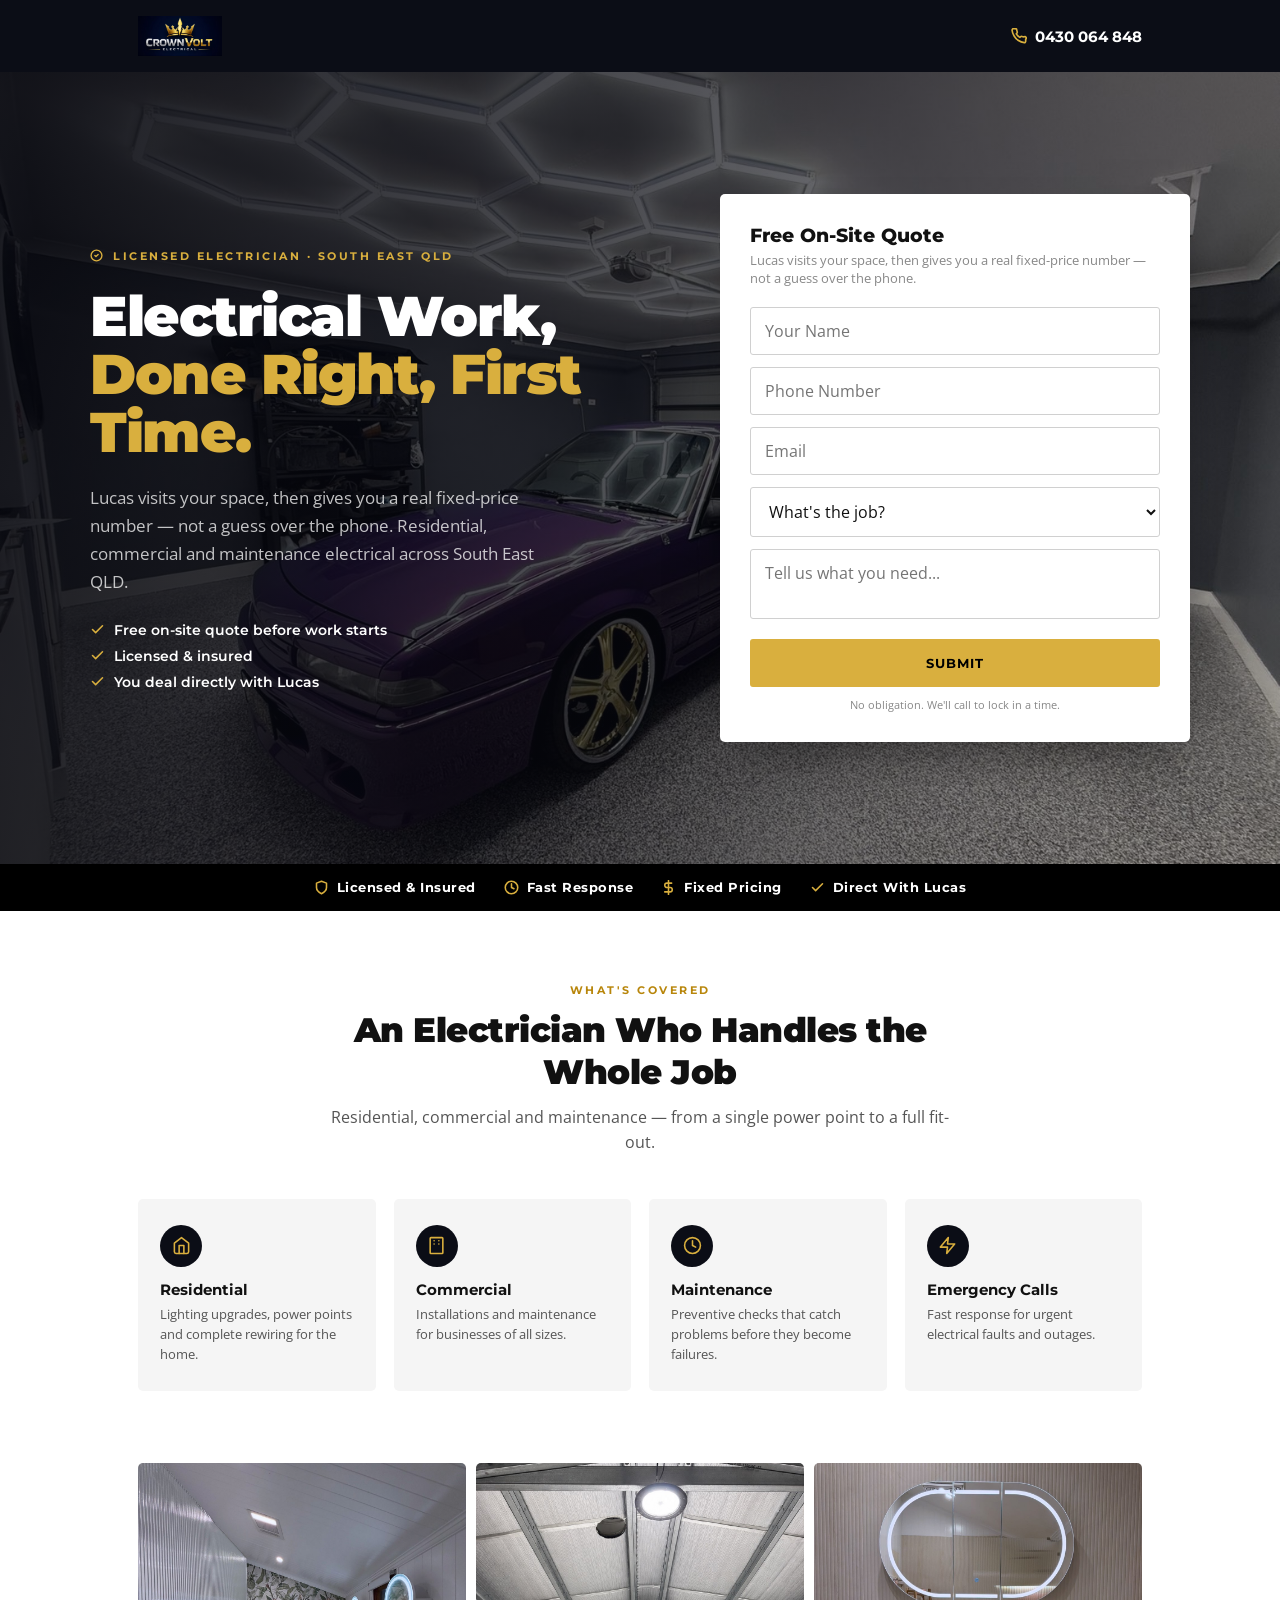
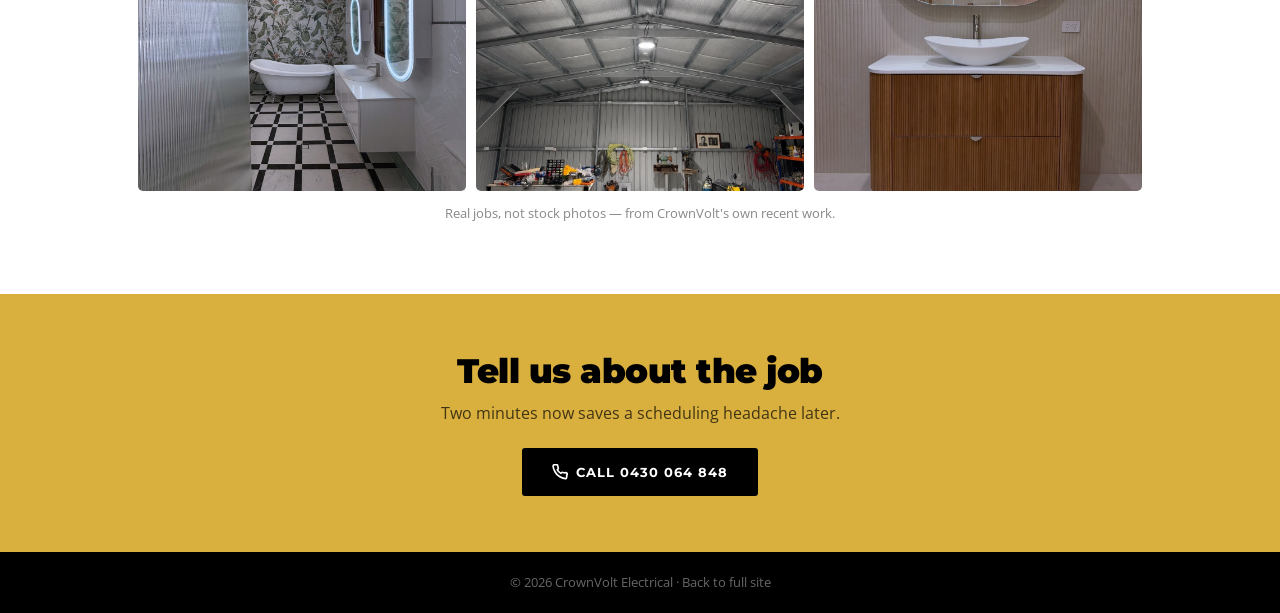
<file: landing.html>
<!-- CrownVolt Electrical — standalone ads/DM-traffic landing page, same design system as index.html. -->
<!DOCTYPE html>
<html lang="en">
<head>
  <!-- Google tag (gtag.js) -->
  <script async src="https://www.googletagmanager.com/gtag/js?id=G-M3LS2122NC"></script>
  <script>
    window.dataLayer = window.dataLayer || [];
    function gtag(){dataLayer.push(arguments);}
    gtag('js', new Date());
    gtag('config', 'G-M3LS2122NC');
  </script>
  <script>
    // Click-to-call event tracking — this page doesn't load main.js, so it needs its own copy.
    document.addEventListener('click', function (e) {
      var a = e.target.closest('a[href^="tel:"]');
      if (a && typeof gtag === 'function') {
        gtag('event', 'click_to_call', { phone_number: a.getAttribute('href').replace('tel:', '') });
      }
    });
  </script>
  <meta charset="UTF-8" />
  <link rel="icon" type="image/png" href="favicon.png" />
  <meta name="viewport" content="width=device-width, initial-scale=1.0" />
  <title>Electrician South East QLD | CrownVolt Electrical</title>
  <meta name="description" content="Licensed electrician servicing South East QLD. Residential, commercial and maintenance electrical. Free on-site quotes." />
  <link rel="preconnect" href="https://fonts.googleapis.com" />
  <link rel="preconnect" href="https://fonts.gstatic.com" crossorigin />
  <link href="https://fonts.googleapis.com/css2?family=Montserrat:wght@400;500;600;700;800;900&family=Open+Sans:wght@400;500;600;700&display=swap" rel="stylesheet" />
  <style>
    :root {
      --c-primary: #0B0D16;
      --c-primary-dark: #000000;
      --c-secondary: #D9AF3E;
      --c-secondary-dark: #B8860B;
      --c-ink: #111111;
      --c-body: #555555;
      --c-muted: #888888;
      --c-star: #FFD000;
      --c-canvas: #ffffff;
      --c-surface-soft: #F5F5F5;
      --c-hairline: #e8e8e8;
      --c-hairline-strong: #d0d0d0;
      --ff-display: 'Montserrat', Helvetica, Arial, sans-serif;
      --ff-body: 'Open Sans', Arial, sans-serif;
      --maxw: 1100px;
      --page-pad: clamp(20px, 5vw, 48px);
      --r-btn: 3px;
      --r-card: 5px;
      --shadow-card: 0 2px 14px rgba(0,0,0,0.10);
      --ease-out: cubic-bezier(0.2, 0.7, 0.3, 1);
    }
    *, *::before, *::after { box-sizing: border-box; margin: 0; padding: 0; }
    html { scroll-behavior: smooth; }
    body { font-family: var(--ff-body); font-size: 15px; color: var(--c-body); background: var(--c-canvas); }
    img { display: block; max-width: 100%; }
    a { color: inherit; text-decoration: none; }
    .inner { max-width: var(--maxw); margin: 0 auto; padding: 0 var(--page-pad); }

    .btn { display: inline-flex; align-items: center; gap: 8px; font-family: var(--ff-display); font-weight: 700; font-size: 13px; letter-spacing: 1px; text-transform: uppercase; padding: 14px 28px; border-radius: var(--r-btn); border: 2px solid transparent; cursor: pointer; transition: background 0.2s var(--ease-out), transform 0.15s var(--ease-out); }
    .btn-primary { background: var(--c-secondary); color: #000; border-color: var(--c-secondary); }
    .btn-primary:hover { background: var(--c-secondary-dark); border-color: var(--c-secondary-dark); transform: translateY(-1px); }

    .nav { background: var(--c-primary); padding: 16px 0; }
    .nav-inner { display: flex; align-items: center; justify-content: space-between; }
    .nav-phone { font-family: var(--ff-display); font-weight: 700; font-size: 15px; color: #fff; display: flex; align-items: center; gap: 8px; }
    .nav-phone svg { color: var(--c-secondary); }

    .hero { position: relative; min-height: 88vh; display: flex; align-items: center; background: var(--c-primary); overflow: hidden; }
    .hero-photo { position: absolute; inset: 0; background: url('images/garage-hexagon-led-lighting.jpg') center 40%/cover no-repeat; }
    .hero-overlay { position: absolute; inset: 0; background: linear-gradient(100deg, rgba(6,7,14,0.92) 0%, rgba(6,7,14,0.70) 48%, rgba(6,7,14,0.30) 100%); }
    .hero-grid { position: relative; z-index: 1; display: grid; grid-template-columns: 1.1fr 0.9fr; gap: 56px; align-items: center; padding: 56px 0; }
    .hero-badge { display: inline-flex; align-items: center; gap: 10px; color: var(--c-secondary); font-family: var(--ff-display); font-weight: 700; font-size: 11px; letter-spacing: 2.5px; text-transform: uppercase; margin-bottom: 24px; }
    .hero-headline { font-family: var(--ff-display); font-weight: 900; font-size: clamp(34px, 4.6vw, 56px); line-height: 1.04; color: #fff; letter-spacing: -1.5px; }
    .hero-headline em { font-style: normal; color: var(--c-secondary); }
    .hero-sub { font-size: 16.5px; line-height: 1.7; color: rgba(255,255,255,0.75); margin-top: 22px; max-width: 480px; }
    .hero-points { display: flex; flex-direction: column; gap: 10px; margin-top: 26px; }
    .hero-point { display: flex; align-items: center; gap: 9px; font-family: var(--ff-display); font-weight: 600; font-size: 13.5px; color: #fff; }
    .hero-point svg { color: var(--c-secondary); flex-shrink: 0; }

    .lead-card { background: #fff; border-radius: var(--r-card); padding: 30px; box-shadow: 0 24px 50px -16px rgba(0,0,0,0.5); }
    .lead-card h3 { font-family: var(--ff-display); font-weight: 800; font-size: 19px; color: var(--c-ink); margin-bottom: 4px; }
    .lead-card .sub { font-size: 13px; color: var(--c-muted); margin-bottom: 20px; }
    .form-group { margin-bottom: 12px; }
    .form-group input, .form-group select, .form-group textarea {
      width: 100%; font-family: var(--ff-body); font-size: 16px; color: var(--c-ink);
      background: #fff; border: 1px solid var(--c-hairline-strong); border-radius: var(--r-btn);
      padding: 12px 14px; outline: none; transition: border-color 0.15s;
    }
    .form-group input:focus, .form-group select:focus, .form-group textarea:focus { border-color: var(--c-secondary-dark); }
    .form-group textarea { resize: none; height: 70px; }
    .lead-card .btn { width: 100%; justify-content: center; margin-top: 4px; }
    .lead-card-note { text-align: center; font-size: 11px; color: var(--c-muted); margin-top: 10px; }
    #form-success { display: none; text-align: center; padding: 14px 0; }
    #form-success svg { color: var(--c-secondary-dark); margin: 0 auto 8px; }
    #form-success p { font-size: 13.5px; color: var(--c-body); }
    #form-error { display: none; text-align: center; padding: 10px 0; font-size: 13px; color: #b3261e; }

    .trust-strip { background: #000; padding: 16px 0; }
    .trust-strip-inner { display: flex; justify-content: center; flex-wrap: wrap; gap: 28px; }
    .trust-item { display: flex; align-items: center; gap: 8px; color: #fff; font-family: var(--ff-display); font-weight: 700; font-size: 12.5px; letter-spacing: 0.5px; }
    .trust-item svg { color: var(--c-secondary); flex-shrink: 0; }

    .scope { padding: 72px 0; }
    .scope-head { text-align: center; max-width: 620px; margin: 0 auto 44px; }
    .section-label { font-family: var(--ff-display); font-weight: 700; font-size: 11px; letter-spacing: 2.5px; text-transform: uppercase; color: var(--c-secondary-dark); margin-bottom: 12px; display: block; }
    .section-title { font-family: var(--ff-display); font-weight: 900; font-size: clamp(24px, 3vw, 34px); color: var(--c-ink); letter-spacing: -0.5px; margin-bottom: 12px; }
    .section-sub { font-size: 15.5px; color: var(--c-body); line-height: 1.6; }
    .scope-grid { display: grid; grid-template-columns: repeat(4, 1fr); gap: 18px; }
    .scope-card { background: var(--c-surface-soft); border-radius: var(--r-card); padding: 26px 22px; }
    .scope-icon { width: 42px; height: 42px; border-radius: 50%; background: var(--c-primary); color: var(--c-secondary); display: flex; align-items: center; justify-content: center; margin-bottom: 14px; }
    .scope-card h3 { font-family: var(--ff-display); font-weight: 700; font-size: 14.5px; color: var(--c-ink); margin-bottom: 6px; }
    .scope-card p { font-size: 12.5px; color: var(--c-body); line-height: 1.6; }

    /* Real-photos strip (own IG photos, not stock) */
    .photo-strip { padding: 0 0 72px; }
    .photo-strip-grid { display: grid; grid-template-columns: repeat(3, 1fr); gap: 10px; }
    .photo-strip-grid img { width: 100%; aspect-ratio: 1; object-fit: cover; border-radius: var(--r-card); }
    .photo-strip-caption { text-align: center; font-size: 12.5px; color: var(--c-muted); margin-top: 14px; }

    .closing { background: var(--c-secondary); padding: 56px 0; text-align: center; }
    .closing h2 { font-family: var(--ff-display); font-weight: 900; font-size: clamp(24px, 3.4vw, 34px); color: #000; letter-spacing: -0.5px; margin-bottom: 10px; }
    .closing p { font-size: 15.5px; color: rgba(0,0,0,0.7); margin-bottom: 24px; }

    .footer { background: #000; padding: 22px 0; text-align: center; font-size: 12.5px; color: rgba(255,255,255,0.4); }
    .footer a { color: rgba(255,255,255,0.4); }

    @media (max-width: 900px) {
      .hero-grid { grid-template-columns: 1fr; padding: 40px 0; }
      .scope-grid { grid-template-columns: 1fr 1fr; }
    }
    @media (max-width: 600px) {
      .scope-grid { grid-template-columns: 1fr; }
      .photo-strip-grid { grid-template-columns: 1fr 1fr; }
      .trust-strip-inner { display: grid; grid-template-columns: 1fr 1fr; gap: 10px 16px; }
      .hero-headline { font-size: 32px; }
    }
    @media (max-width: 768px) {
      .form-group input, .form-group select, .form-group textarea { font-size: 16px; }
    }
  </style>
</head>
<body>

  <header class="nav">
    <div class="inner nav-inner">
      <a href="index.html"><img src="logo.png" alt="CrownVolt Electrical" style="height:40px;width:auto;" /></a>
      <a href="tel:0430064848" class="nav-phone">
        <svg xmlns="http://www.w3.org/2000/svg" width="16" height="16" viewBox="0 0 24 24" fill="none" stroke="currentColor" stroke-width="2.5" stroke-linecap="round" stroke-linejoin="round"><path d="M22 16.92v3a2 2 0 0 1-2.18 2 19.79 19.79 0 0 1-8.63-3.07A19.5 19.5 0 0 1 4.69 12 19.79 19.79 0 0 1 1.6 3.36C1.54 2.18 2.44 1 3.62 1h3a2 2 0 0 1 2 1.72c.13 1 .36 1.97.71 2.91a2 2 0 0 1-.45 2.11L7.91 8.74a16 16 0 0 0 5.35 5.35l.99-.99a2 2 0 0 1 2.11-.45c.94.35 1.91.58 2.91.71A2 2 0 0 1 22 16.92z"/></svg>
        0430 064 848
      </a>
    </div>
  </header>

  <section class="hero">
    <div class="hero-photo"></div>
    <div class="hero-overlay"></div>
    <div class="inner hero-grid">
      <div>
        <div class="hero-badge">
          <svg viewBox="0 0 24 24" fill="none" stroke="currentColor" stroke-width="2.5" stroke-linecap="round" stroke-linejoin="round" width="13" height="13"><path d="M9 12l2 2 4-4"/><circle cx="12" cy="12" r="10"/></svg>
          Licensed Electrician · South East QLD
        </div>
        <h1 class="hero-headline">Electrical Work, <em>Done Right, First Time.</em></h1>
        <p class="hero-sub">Lucas visits your space, then gives you a real fixed-price number — not a guess over the phone. Residential, commercial and maintenance electrical across South East QLD.</p>
        <div class="hero-points">
          <div class="hero-point"><svg xmlns="http://www.w3.org/2000/svg" width="15" height="15" viewBox="0 0 24 24" fill="none" stroke="currentColor" stroke-width="2.5" stroke-linecap="round" stroke-linejoin="round"><polyline points="20 6 9 17 4 12"/></svg>Free on-site quote before work starts</div>
          <div class="hero-point"><svg xmlns="http://www.w3.org/2000/svg" width="15" height="15" viewBox="0 0 24 24" fill="none" stroke="currentColor" stroke-width="2.5" stroke-linecap="round" stroke-linejoin="round"><polyline points="20 6 9 17 4 12"/></svg>Licensed &amp; insured</div>
          <div class="hero-point"><svg xmlns="http://www.w3.org/2000/svg" width="15" height="15" viewBox="0 0 24 24" fill="none" stroke="currentColor" stroke-width="2.5" stroke-linecap="round" stroke-linejoin="round"><polyline points="20 6 9 17 4 12"/></svg>You deal directly with Lucas</div>
        </div>
      </div>

      <div class="lead-card">
        <h3>Free On-Site Quote</h3>
        <p class="sub">Lucas visits your space, then gives you a real fixed-price number — not a guess over the phone.</p>
        <form id="lead-form">
          <div class="form-group"><input type="text" name="name" placeholder="Your Name" required /></div>
          <div class="form-group"><input type="tel" name="phone" placeholder="Phone Number" required /></div>
          <div class="form-group"><input type="email" name="email" placeholder="Email" required /></div>
          <div class="form-group">
            <select name="job_type" required>
              <option value="" disabled selected>What's the job?</option>
              <option>Residential</option>
              <option>Commercial</option>
              <option>Maintenance</option>
              <option>Emergency Call</option>
            </select>
          </div>
          <div class="form-group"><textarea name="message" placeholder="Tell us what you need..."></textarea></div>
          <input type="text" name="_hp" style="display:none" tabindex="-1" autocomplete="off" />
          <button type="submit" class="btn btn-primary" id="leadFormBtn">Submit</button>
          <p class="lead-card-note">No obligation. We'll call to lock in a time.</p>
        </form>
        <div id="form-success">
          <svg xmlns="http://www.w3.org/2000/svg" width="34" height="34" viewBox="0 0 24 24" fill="none" stroke="currentColor" stroke-width="2" stroke-linecap="round" stroke-linejoin="round"><circle cx="12" cy="12" r="10"/><polyline points="8 12 11 15 16 9"/></svg>
          <p>Thanks — Lucas will call to lock in a time for your free site visit.</p>
        </div>
        <div id="form-error">Something went wrong — please call Lucas directly on <a href="tel:0430064848" style="color:var(--c-secondary-dark);font-weight:700;">0430 064 848</a>.</div>
      </div>
    </div>
  </section>

  <div class="trust-strip">
    <div class="inner trust-strip-inner">
      <div class="trust-item"><svg xmlns="http://www.w3.org/2000/svg" width="15" height="15" viewBox="0 0 24 24" fill="none" stroke="currentColor" stroke-width="2.5" stroke-linecap="round" stroke-linejoin="round"><path d="M12 22s8-4 8-10V5l-8-3-8 3v7c0 6 8 10 8 10z"/></svg>Licensed &amp; Insured</div>
      <div class="trust-item"><svg xmlns="http://www.w3.org/2000/svg" width="15" height="15" viewBox="0 0 24 24" fill="none" stroke="currentColor" stroke-width="2.5" stroke-linecap="round" stroke-linejoin="round"><circle cx="12" cy="12" r="10"/><polyline points="12 6 12 12 16 14"/></svg>Fast Response</div>
      <div class="trust-item"><svg xmlns="http://www.w3.org/2000/svg" width="15" height="15" viewBox="0 0 24 24" fill="none" stroke="currentColor" stroke-width="2.5" stroke-linecap="round" stroke-linejoin="round"><line x1="12" y1="1" x2="12" y2="23"/><path d="M17 5H9.5a3.5 3.5 0 0 0 0 7h5a3.5 3.5 0 0 1 0 7H6"/></svg>Fixed Pricing</div>
      <div class="trust-item"><svg xmlns="http://www.w3.org/2000/svg" width="15" height="15" viewBox="0 0 24 24" fill="none" stroke="currentColor" stroke-width="2.5" stroke-linecap="round" stroke-linejoin="round"><polyline points="20 6 9 17 4 12"/></svg>Direct With Lucas</div>
    </div>
  </div>

  <section class="scope">
    <div class="inner">
      <div class="scope-head">
        <span class="section-label">What's Covered</span>
        <h2 class="section-title">An Electrician Who Handles the Whole Job</h2>
        <p class="section-sub">Residential, commercial and maintenance — from a single power point to a full fit-out.</p>
      </div>
      <div class="scope-grid">
        <div class="scope-card">
          <div class="scope-icon"><svg xmlns="http://www.w3.org/2000/svg" width="19" height="19" viewBox="0 0 24 24" fill="none" stroke="currentColor" stroke-width="2" stroke-linecap="round" stroke-linejoin="round"><path d="M3 9l9-7 9 7v11a2 2 0 0 1-2 2H5a2 2 0 0 1-2-2z"/><polyline points="9 22 9 12 15 12 15 22"/></svg></div>
          <h3>Residential</h3>
          <p>Lighting upgrades, power points and complete rewiring for the home.</p>
        </div>
        <div class="scope-card">
          <div class="scope-icon"><svg xmlns="http://www.w3.org/2000/svg" width="19" height="19" viewBox="0 0 24 24" fill="none" stroke="currentColor" stroke-width="2" stroke-linecap="round" stroke-linejoin="round"><rect x="4" y="2" width="16" height="20" rx="1"/><line x1="9" y1="6" x2="9" y2="6.01"/><line x1="15" y1="6" x2="15" y2="6.01"/><line x1="9" y1="10" x2="9" y2="10.01"/><line x1="15" y1="10" x2="15" y2="10.01"/></svg></div>
          <h3>Commercial</h3>
          <p>Installations and maintenance for businesses of all sizes.</p>
        </div>
        <div class="scope-card">
          <div class="scope-icon"><svg xmlns="http://www.w3.org/2000/svg" width="19" height="19" viewBox="0 0 24 24" fill="none" stroke="currentColor" stroke-width="2" stroke-linecap="round" stroke-linejoin="round"><circle cx="12" cy="12" r="10"/><polyline points="12 6 12 12 16 14"/></svg></div>
          <h3>Maintenance</h3>
          <p>Preventive checks that catch problems before they become failures.</p>
        </div>
        <div class="scope-card">
          <div class="scope-icon"><svg xmlns="http://www.w3.org/2000/svg" width="19" height="19" viewBox="0 0 24 24" fill="none" stroke="currentColor" stroke-width="2" stroke-linecap="round" stroke-linejoin="round"><path d="M13 2L3 14h9l-1 8 10-12h-9l1-8z"/></svg></div>
          <h3>Emergency Calls</h3>
          <p>Fast response for urgent electrical faults and outages.</p>
        </div>
      </div>
    </div>
  </section>

  <section class="photo-strip">
    <div class="inner">
      <div class="photo-strip-grid">
        <img src="images/bathroom-checkerboard-clawfoot-tub-hires.jpg" alt="Real CrownVolt bathroom renovation — checkerboard floor and freestanding tub" loading="lazy" />
        <img src="images/shed-highbay-lighting-hires.jpg" alt="Real CrownVolt shed fit-out — highbay lighting" loading="lazy" />
        <img src="images/bathroom-timber-vanity-oval-mirror-hires.jpg" alt="Real CrownVolt bathroom renovation — backlit LED mirror" loading="lazy" />
      </div>
      <p class="photo-strip-caption">Real jobs, not stock photos — from CrownVolt's own recent work.</p>
    </div>
  </section>

  <section class="closing">
    <div class="inner">
      <h2>Tell us about the job</h2>
      <p>Two minutes now saves a scheduling headache later.</p>
      <a href="tel:0430064848" class="btn" style="background:#000;color:#fff;border-color:#000;">
        <svg xmlns="http://www.w3.org/2000/svg" width="16" height="16" viewBox="0 0 24 24" fill="none" stroke="currentColor" stroke-width="2.5" stroke-linecap="round" stroke-linejoin="round"><path d="M22 16.92v3a2 2 0 0 1-2.18 2 19.79 19.79 0 0 1-8.63-3.07A19.5 19.5 0 0 1 4.69 12 19.79 19.79 0 0 1 1.6 3.36C1.54 2.18 2.44 1 3.62 1h3a2 2 0 0 1 2 1.72c.13 1 .36 1.97.71 2.91a2 2 0 0 1-.45 2.11L7.91 8.74a16 16 0 0 0 5.35 5.35l.99-.99a2 2 0 0 1 2.11-.45c.94.35 1.91.58 2.91.71A2 2 0 0 1 22 16.92z"/></svg>
        Call 0430 064 848
      </a>
    </div>
  </section>

  <footer class="footer">
    <div class="inner">&copy; 2026 CrownVolt Electrical · <a href="index.html">Back to full site</a></div>
  </footer>

  <script>
    var WEBHOOK_URL = 'https://jhammond.app.n8n.cloud/webhook/crownvolt-contact';
    var leadForm = document.getElementById('lead-form');
    var leadBtn = document.getElementById('leadFormBtn');
    var leadSuccess = document.getElementById('form-success');
    var leadError = document.getElementById('form-error');

    leadForm.addEventListener('submit', function (e) {
      e.preventDefault();

      if (leadForm.querySelector('[name="_hp"]').value) return; // honeypot tripped, silently drop

      if (typeof gtag === 'function') gtag('event', 'form_submit', { form_id: 'lead-form' });

      leadBtn.disabled = true;
      leadBtn.textContent = 'Sending...';
      leadError.style.display = 'none';

      var data = {
        name: leadForm.querySelector('[name="name"]').value,
        phone: leadForm.querySelector('[name="phone"]').value,
        email: leadForm.querySelector('[name="email"]').value,
        service: leadForm.querySelector('[name="job_type"]').value,
        message: leadForm.querySelector('[name="message"]').value,
        source: 'landing-page'
      };

      fetch(WEBHOOK_URL, {
        method: 'POST',
        headers: { 'Content-Type': 'application/json' },
        body: JSON.stringify(data)
      }).then(function (res) {
        if (res.ok) {
          leadForm.style.display = 'none';
          leadSuccess.style.display = 'block';
        } else {
          leadError.style.display = 'block';
        }
      }).catch(function () {
        leadError.style.display = 'block';
      }).finally(function () {
        leadBtn.disabled = false;
        leadBtn.textContent = 'Submit';
      });
    });
  </script>
</body>
</html>
</file>
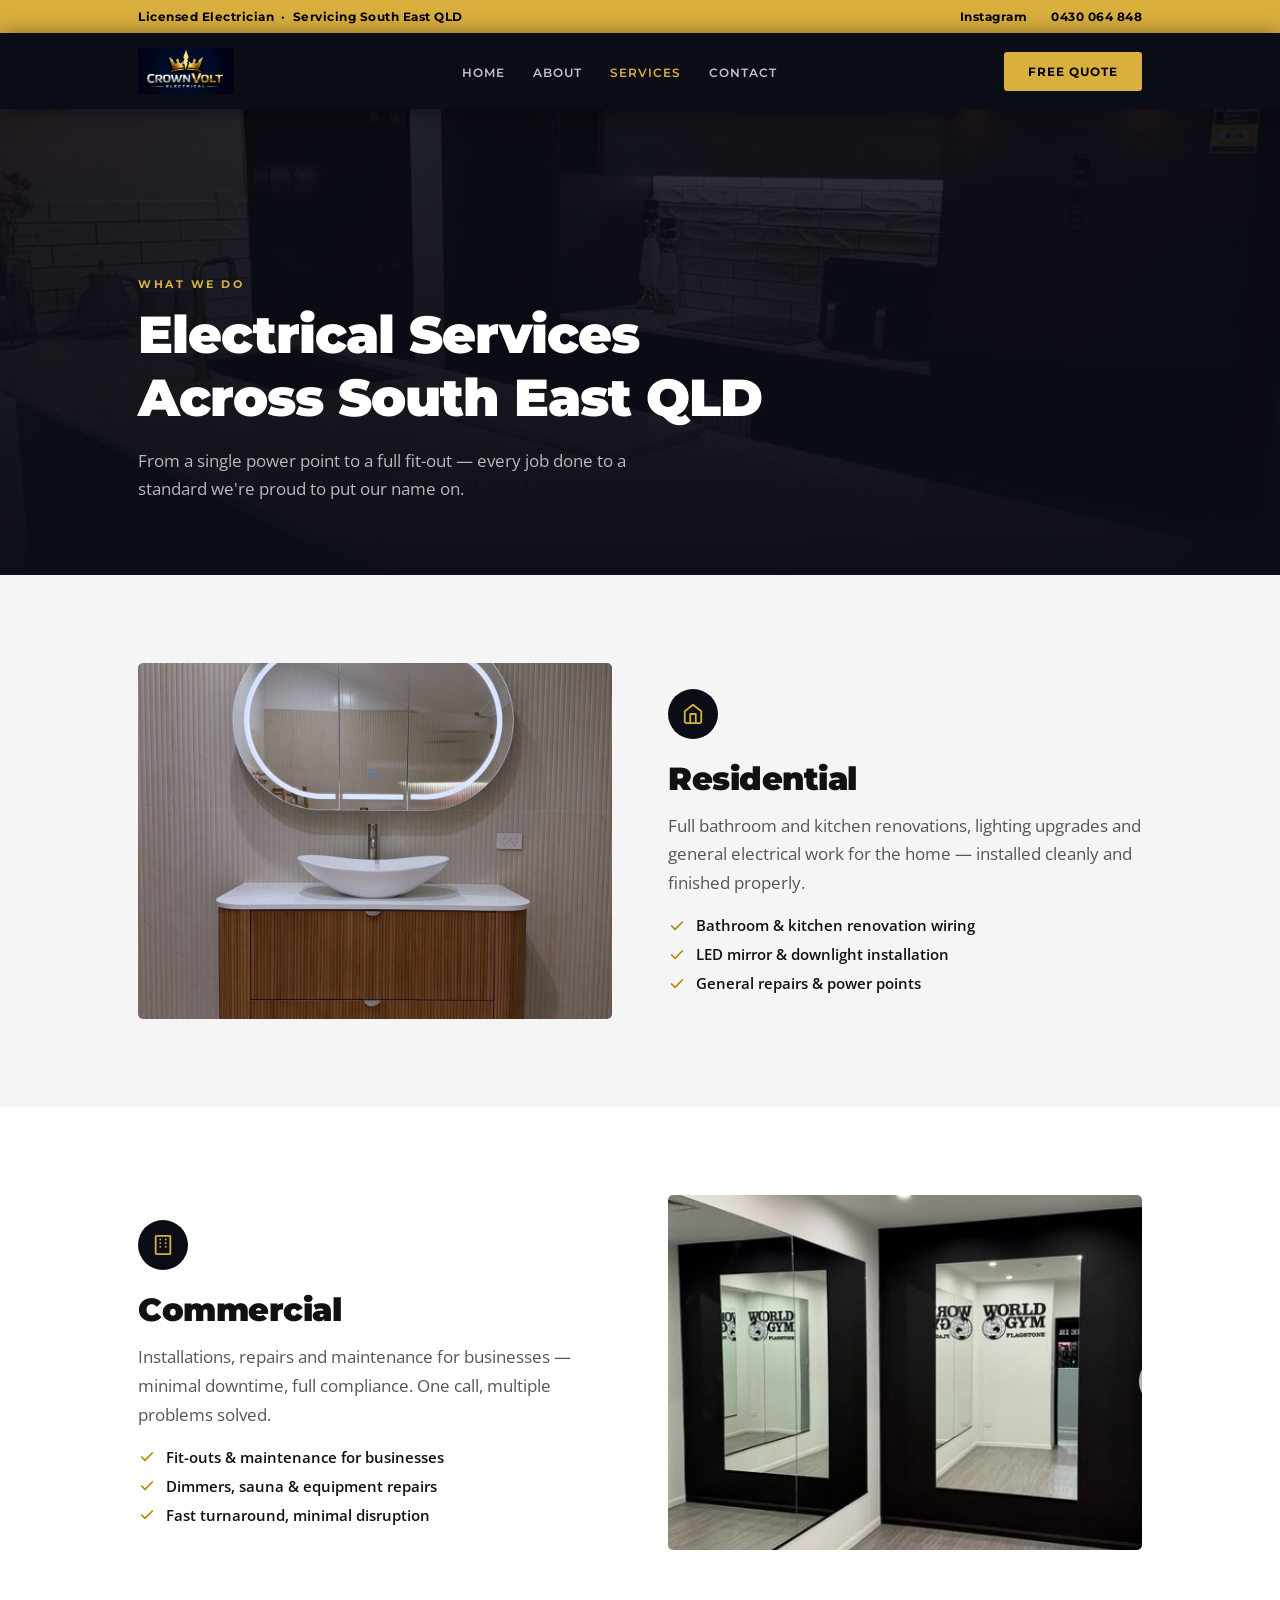
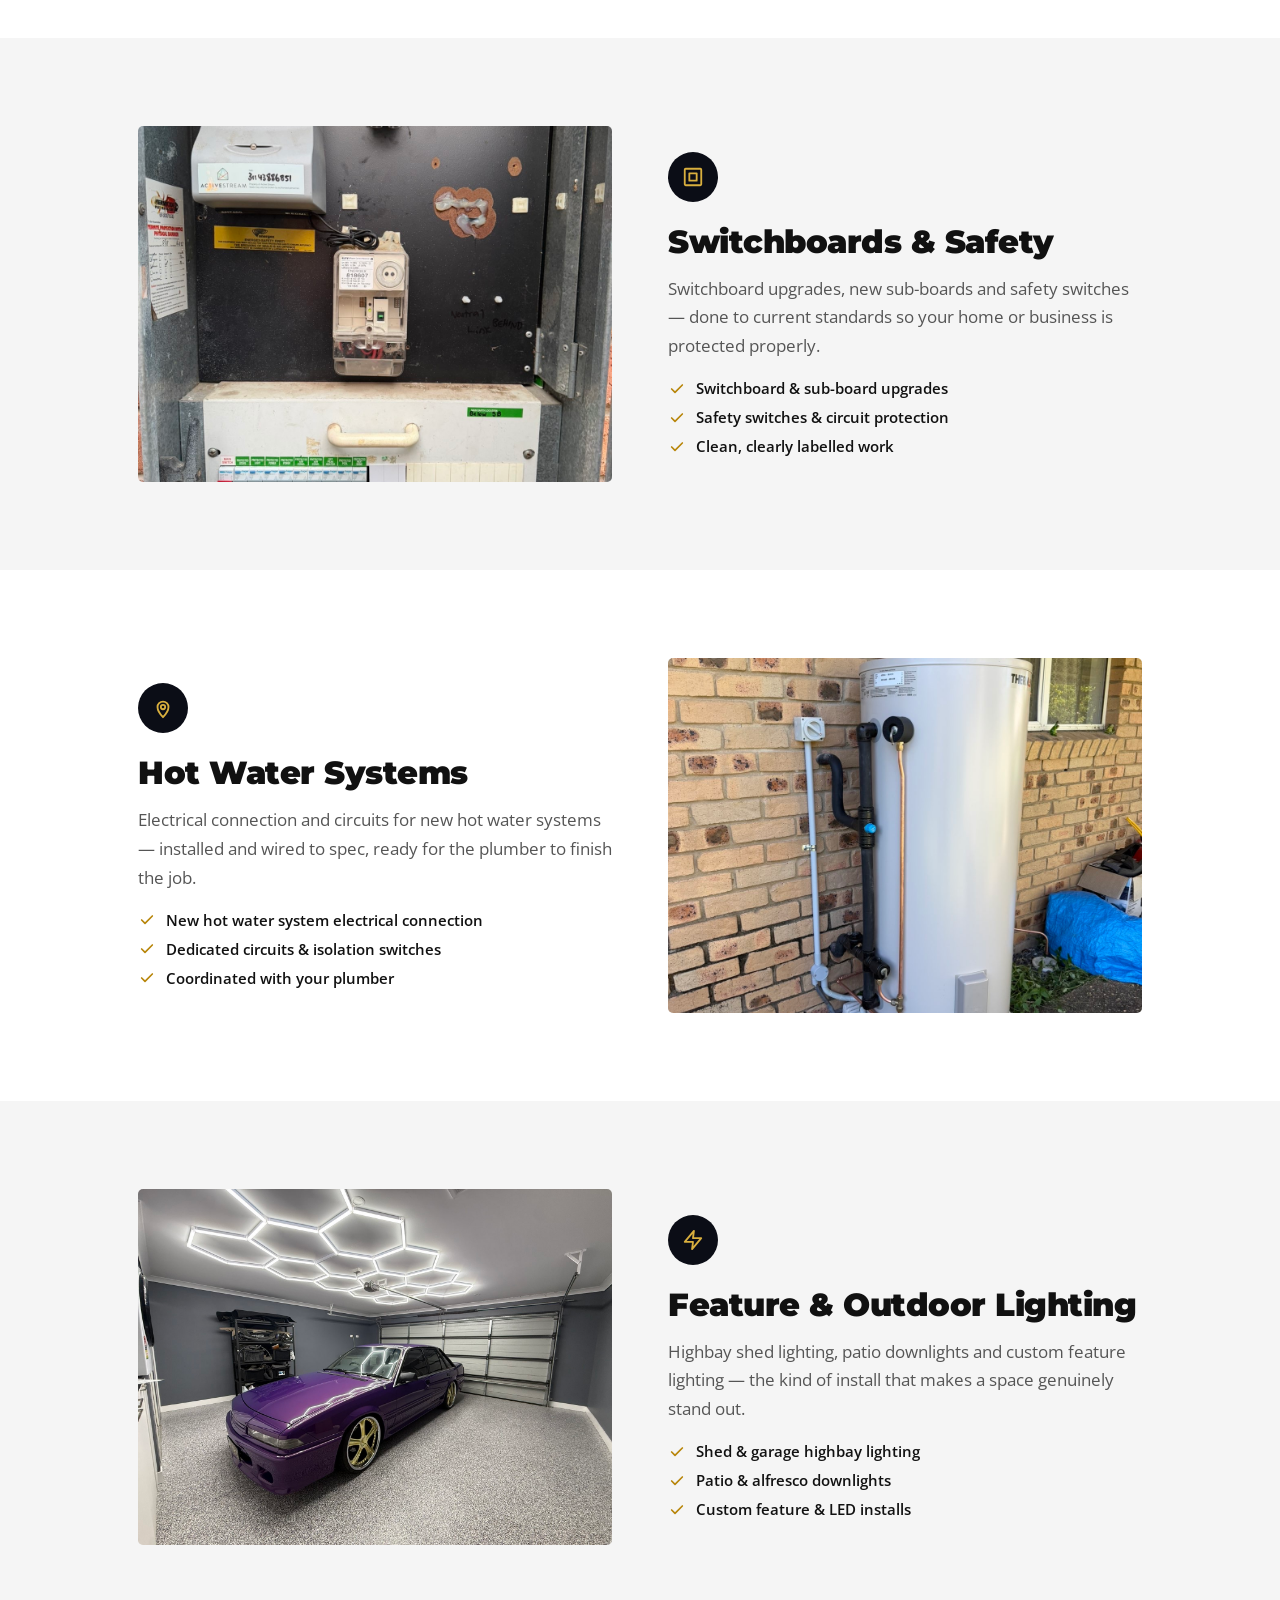
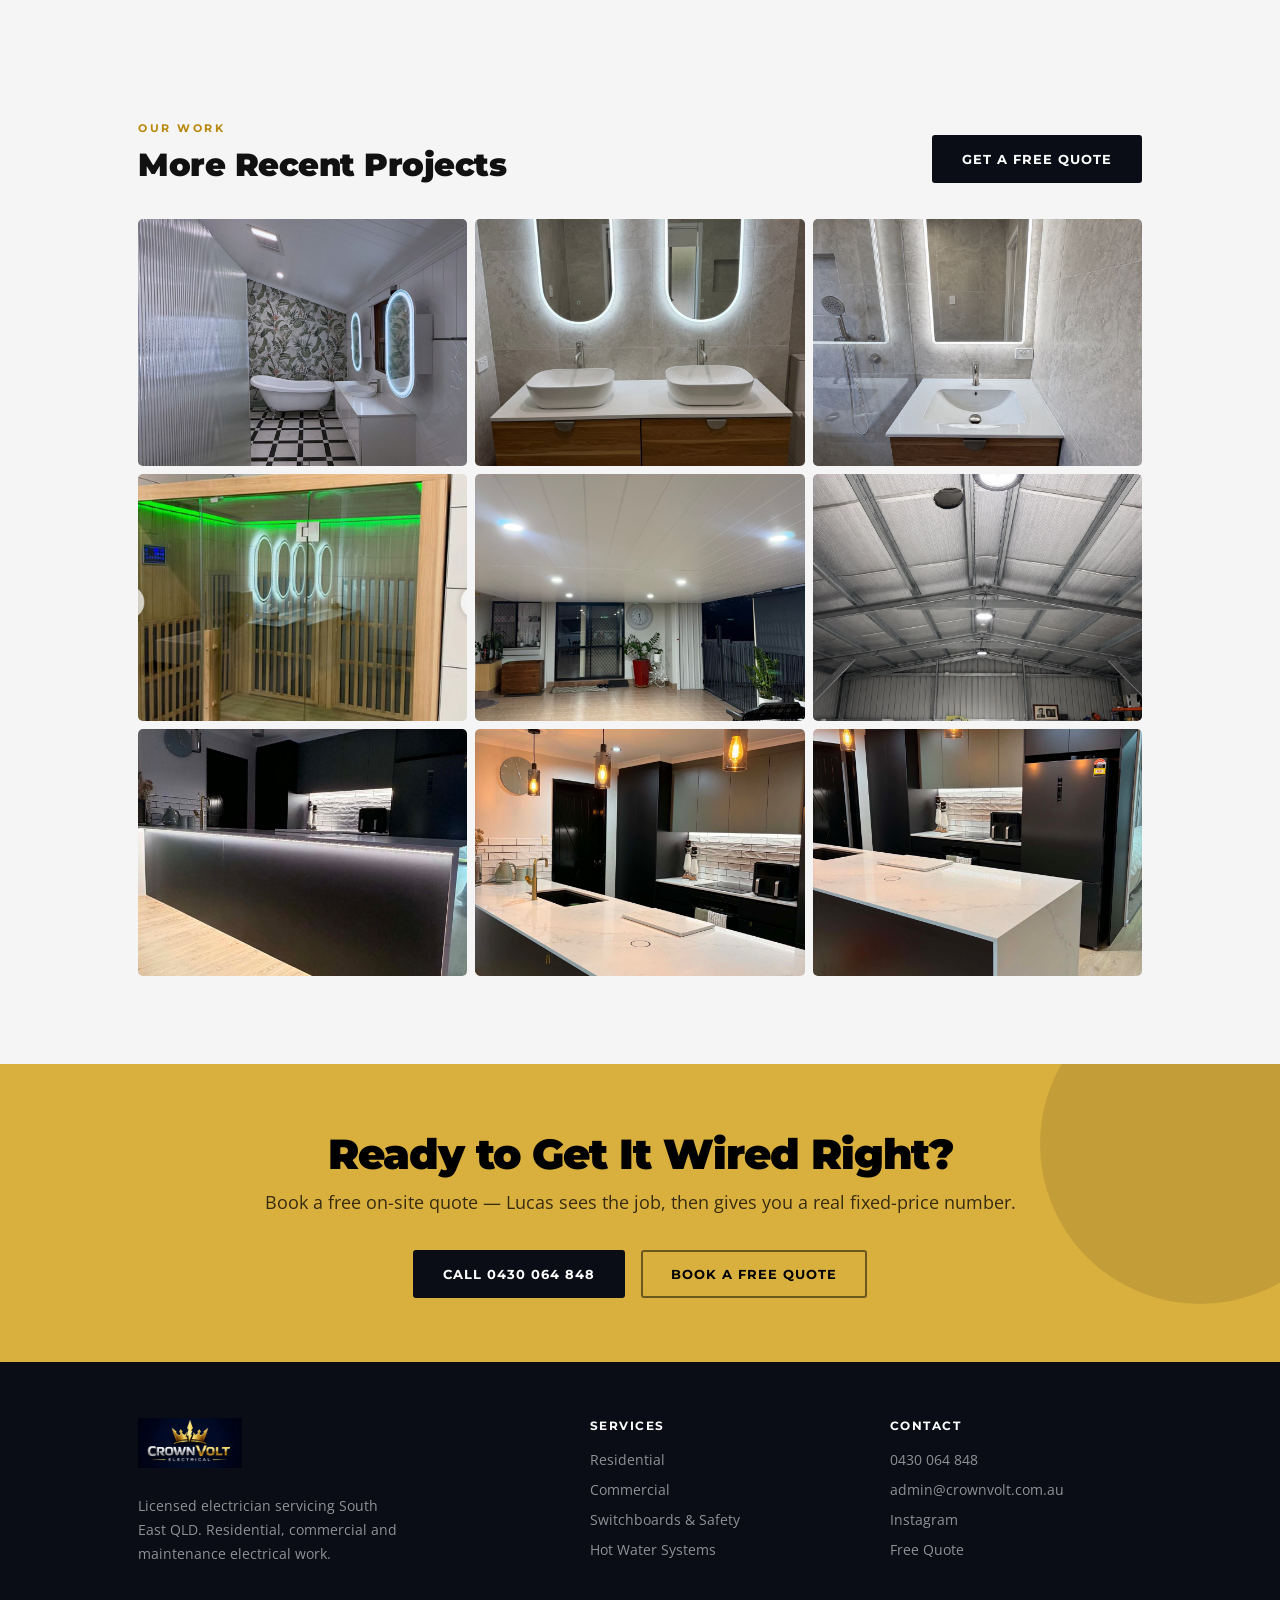
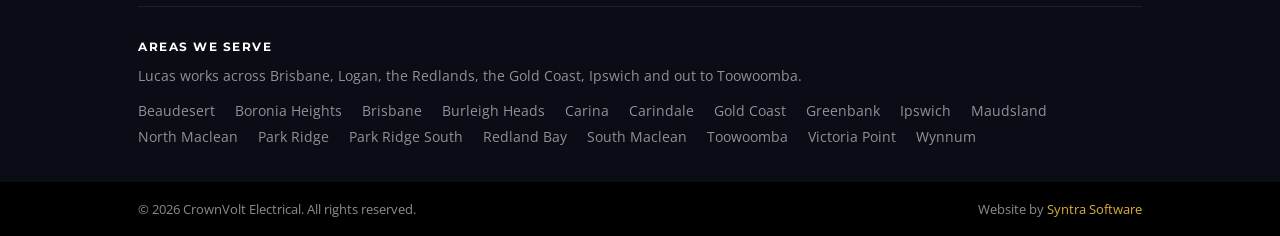
<file: services.html>
<!DOCTYPE html>
<html lang="en">
<head>
  <!-- Google tag (gtag.js) -->
  <script async src="https://www.googletagmanager.com/gtag/js?id=G-M3LS2122NC"></script>
  <script>
    window.dataLayer = window.dataLayer || [];
    function gtag(){dataLayer.push(arguments);}
    gtag('js', new Date());
    gtag('config', 'G-M3LS2122NC');
  </script>
  <meta charset="UTF-8" />
  <link rel="icon" type="image/png" href="favicon.png" />
  <meta name="viewport" content="width=device-width, initial-scale=1.0" />
  <title>Services | CrownVolt Electrical</title>
  <meta name="description" content="CrownVolt Electrical services — residential, commercial, switchboards &amp; safety, hot water systems, and feature/outdoor lighting across South East QLD." />
  <link rel="preconnect" href="https://fonts.googleapis.com" />
  <link rel="preconnect" href="https://fonts.gstatic.com" crossorigin />
  <link href="https://fonts.googleapis.com/css2?family=Montserrat:wght@400;500;600;700;800;900&family=Open+Sans:wght@400;500;600;700&display=swap" rel="stylesheet" />
  <link rel="stylesheet" href="css/styles.css" />
  <!-- Local SEO: structured data. Every field here is verified CrownVolt info — phone, email,
       service area, socials and the five real service categories from services.html. No opening
       hours, street address, licence number or review data is asserted, because none is published
       anywhere and inventing it would be fabrication. Add them here if/when they're confirmed. -->
  <script type="application/ld+json">
  {
    "@context": "https://schema.org",
    "@type": "Electrician",
    "@id": "https://crownvolt.com.au/#business",
    "name": "CrownVolt Electrical",
    "url": "https://crownvolt.com.au/",
    "telephone": "+61430064848",
    "email": "admin@crownvolt.com.au",
    "image": "https://crownvolt.com.au/images/garage-hexagon-led-lighting.jpg",
    "logo": "https://crownvolt.com.au/logo.png",
    "address": {
      "@type": "PostalAddress",
      "addressRegion": "QLD",
      "addressCountry": "AU"
    },
    "areaServed": [
      { "@type": "Place", "name": "Beaudesert QLD" },
      { "@type": "Place", "name": "Boronia Heights QLD" },
      { "@type": "Place", "name": "Brisbane QLD" },
      { "@type": "Place", "name": "Burleigh Heads QLD" },
      { "@type": "Place", "name": "Carina QLD" },
      { "@type": "Place", "name": "Carindale QLD" },
      { "@type": "Place", "name": "Gold Coast QLD" },
      { "@type": "Place", "name": "Greenbank QLD" },
      { "@type": "Place", "name": "Ipswich QLD" },
      { "@type": "Place", "name": "Maudsland QLD" },
      { "@type": "Place", "name": "North Maclean QLD" },
      { "@type": "Place", "name": "Park Ridge QLD" },
      { "@type": "Place", "name": "Park Ridge South QLD" },
      { "@type": "Place", "name": "Redland Bay QLD" },
      { "@type": "Place", "name": "South Maclean QLD" },
      { "@type": "Place", "name": "Toowoomba QLD" },
      { "@type": "Place", "name": "Victoria Point QLD" },
      { "@type": "Place", "name": "Wynnum QLD" }
    ],
    "sameAs": [
      "https://www.instagram.com/crownvolt.electrical/"
    ],
    "makesOffer": [
      { "@type": "Offer", "itemOffered": { "@type": "Service", "name": "Residential Electrical" } },
      { "@type": "Offer", "itemOffered": { "@type": "Service", "name": "Commercial Electrical" } },
      { "@type": "Offer", "itemOffered": { "@type": "Service", "name": "Switchboards & Safety" } },
      { "@type": "Offer", "itemOffered": { "@type": "Service", "name": "Hot Water Systems" } },
      { "@type": "Offer", "itemOffered": { "@type": "Service", "name": "Feature & Outdoor Lighting" } }
    ]
  }
  </script>
</head>
<body>

  <div class="topbar">
    <div class="inner topbar-inner">
      <span class="topbar-left">Licensed Electrician &nbsp;·&nbsp; Servicing South East QLD</span>
      <div class="topbar-right">
        <a href="https://www.instagram.com/crownvolt.electrical/" target="_blank" rel="noopener">Instagram</a>
        <a href="tel:0430064848"><strong>0430 064 848</strong></a>
      </div>
    </div>
  </div>

  <header class="nav">
    <div class="inner nav-inner">
      <a href="index.html" class="nav-logo">
        <img src="logo.png" alt="CrownVolt Electrical" style="height:46px;width:auto;" />
      </a>
      <ul class="nav-links">
        <li><a href="index.html">Home</a></li>
        <li><a href="about.html">About</a></li>
        <li><a href="services.html" class="is-active">Services</a></li>
        <li><a href="contact.html">Contact</a></li>
      </ul>
      <a href="tel:0430064848" class="btn btn-primary nav-cta-btn">Free Quote</a>
      <button class="nav-hamburger" id="hamburger" aria-label="Menu">
        <span></span><span></span><span></span>
      </button>
    </div>
    <nav class="nav-mobile" id="mobileMenu">
      <a href="index.html">Home</a>
      <a href="about.html">About</a>
      <a href="services.html">Services</a>
      <a href="contact.html">Contact</a>
      <a href="tel:0430064848" class="btn btn-primary">0430 064 848</a>
    </nav>
  </header>

  <!-- PAGE HERO -->
  <section class="page-hero">
    <div class="page-hero-photo" style="background-image:url('images/kitchen-full-room-wide.jpg');"></div>
    <div class="page-hero-overlay"></div>
    <div class="inner page-hero-content">
      <span class="section-label fade-up">What We Do</span>
      <h1 class="fade-up d1">Electrical Services Across South East QLD</h1>
      <p class="fade-up d2">From a single power point to a full fit-out — every job done to a standard we're proud to put our name on.</p>
    </div>
  </section>

  <!-- RESIDENTIAL -->
  <section class="service-detail">
    <div class="inner service-row">
      <div class="service-row-photo fade-up">
        <img src="images/bathroom-timber-vanity-oval-mirror-hires.jpg" alt="Bathroom renovation — timber vanity, backlit LED oval mirror" loading="lazy" />
      </div>
      <div class="service-row-text fade-up d1">
        <div class="icon"><svg xmlns="http://www.w3.org/2000/svg" width="22" height="22" viewBox="0 0 24 24" fill="none" stroke="currentColor" stroke-width="2" stroke-linecap="round" stroke-linejoin="round"><path d="M3 9l9-7 9 7v11a2 2 0 0 1-2 2H5a2 2 0 0 1-2-2z"/><polyline points="9 22 9 12 15 12 15 22"/></svg></div>
        <h2>Residential</h2>
        <p>Full bathroom and kitchen renovations, lighting upgrades and general electrical work for the home — installed cleanly and finished properly.</p>
        <ul>
          <li><svg viewBox="0 0 24 24" fill="none" stroke="currentColor" stroke-width="2.5" stroke-linecap="round" stroke-linejoin="round" width="16" height="16"><polyline points="20 6 9 17 4 12"/></svg>Bathroom &amp; kitchen renovation wiring</li>
          <li><svg viewBox="0 0 24 24" fill="none" stroke="currentColor" stroke-width="2.5" stroke-linecap="round" stroke-linejoin="round" width="16" height="16"><polyline points="20 6 9 17 4 12"/></svg>LED mirror &amp; downlight installation</li>
          <li><svg viewBox="0 0 24 24" fill="none" stroke="currentColor" stroke-width="2.5" stroke-linecap="round" stroke-linejoin="round" width="16" height="16"><polyline points="20 6 9 17 4 12"/></svg>General repairs &amp; power points</li>
        </ul>
      </div>
    </div>
  </section>

  <!-- COMMERCIAL -->
  <section class="service-detail">
    <div class="inner service-row is-reversed">
      <div class="service-row-photo fade-up">
        <img src="images/commercial-gym-mirror-fitout.jpg" alt="World's Gym Flagstone — commercial electrical maintenance" loading="lazy" />
      </div>
      <div class="service-row-text fade-up d1">
        <div class="icon"><svg xmlns="http://www.w3.org/2000/svg" width="22" height="22" viewBox="0 0 24 24" fill="none" stroke="currentColor" stroke-width="2" stroke-linecap="round" stroke-linejoin="round"><rect x="4" y="2" width="16" height="20" rx="1"/><line x1="9" y1="6" x2="9" y2="6.01"/><line x1="15" y1="6" x2="15" y2="6.01"/><line x1="9" y1="10" x2="9" y2="10.01"/><line x1="15" y1="10" x2="15" y2="10.01"/><line x1="9" y1="14" x2="9" y2="14.01"/><line x1="15" y1="14" x2="15" y2="14.01"/></svg></div>
        <h2>Commercial</h2>
        <p>Installations, repairs and maintenance for businesses — minimal downtime, full compliance. One call, multiple problems solved.</p>
        <ul>
          <li><svg viewBox="0 0 24 24" fill="none" stroke="currentColor" stroke-width="2.5" stroke-linecap="round" stroke-linejoin="round" width="16" height="16"><polyline points="20 6 9 17 4 12"/></svg>Fit-outs &amp; maintenance for businesses</li>
          <li><svg viewBox="0 0 24 24" fill="none" stroke="currentColor" stroke-width="2.5" stroke-linecap="round" stroke-linejoin="round" width="16" height="16"><polyline points="20 6 9 17 4 12"/></svg>Dimmers, sauna &amp; equipment repairs</li>
          <li><svg viewBox="0 0 24 24" fill="none" stroke="currentColor" stroke-width="2.5" stroke-linecap="round" stroke-linejoin="round" width="16" height="16"><polyline points="20 6 9 17 4 12"/></svg>Fast turnaround, minimal disruption</li>
        </ul>
      </div>
    </div>
  </section>

  <!-- SWITCHBOARDS & SAFETY -->
  <section class="service-detail">
    <div class="inner service-row">
      <div class="service-row-photo fade-up">
        <img src="images/switchboard-upgrade.jpg" alt="Switchboard and meter box upgrade" loading="lazy" />
      </div>
      <div class="service-row-text fade-up d1">
        <div class="icon"><svg xmlns="http://www.w3.org/2000/svg" width="22" height="22" viewBox="0 0 24 24" fill="none" stroke="currentColor" stroke-width="2" stroke-linecap="round" stroke-linejoin="round"><rect x="3" y="3" width="18" height="18" rx="1"/><path d="M8 8h8v8H8z"/></svg></div>
        <h2>Switchboards &amp; Safety</h2>
        <p>Switchboard upgrades, new sub-boards and safety switches — done to current standards so your home or business is protected properly.</p>
        <ul>
          <li><svg viewBox="0 0 24 24" fill="none" stroke="currentColor" stroke-width="2.5" stroke-linecap="round" stroke-linejoin="round" width="16" height="16"><polyline points="20 6 9 17 4 12"/></svg>Switchboard &amp; sub-board upgrades</li>
          <li><svg viewBox="0 0 24 24" fill="none" stroke="currentColor" stroke-width="2.5" stroke-linecap="round" stroke-linejoin="round" width="16" height="16"><polyline points="20 6 9 17 4 12"/></svg>Safety switches &amp; circuit protection</li>
          <li><svg viewBox="0 0 24 24" fill="none" stroke="currentColor" stroke-width="2.5" stroke-linecap="round" stroke-linejoin="round" width="16" height="16"><polyline points="20 6 9 17 4 12"/></svg>Clean, clearly labelled work</li>
        </ul>
      </div>
    </div>
  </section>

  <!-- HOT WATER SYSTEMS -->
  <section class="service-detail">
    <div class="inner service-row is-reversed">
      <div class="service-row-photo fade-up">
        <img src="images/hotwater-system-install.jpg" alt="Hot water system electrical connection and installation" loading="lazy" />
      </div>
      <div class="service-row-text fade-up d1">
        <div class="icon"><svg xmlns="http://www.w3.org/2000/svg" width="22" height="22" viewBox="0 0 24 24" fill="none" stroke="currentColor" stroke-width="2" stroke-linecap="round" stroke-linejoin="round"><path d="M12 22c4-4 6-7 6-11a6 6 0 0 0-12 0c0 4 2 7 6 11z"/><circle cx="12" cy="11" r="2.4"/></svg></div>
        <h2>Hot Water Systems</h2>
        <p>Electrical connection and circuits for new hot water systems — installed and wired to spec, ready for the plumber to finish the job.</p>
        <ul>
          <li><svg viewBox="0 0 24 24" fill="none" stroke="currentColor" stroke-width="2.5" stroke-linecap="round" stroke-linejoin="round" width="16" height="16"><polyline points="20 6 9 17 4 12"/></svg>New hot water system electrical connection</li>
          <li><svg viewBox="0 0 24 24" fill="none" stroke="currentColor" stroke-width="2.5" stroke-linecap="round" stroke-linejoin="round" width="16" height="16"><polyline points="20 6 9 17 4 12"/></svg>Dedicated circuits &amp; isolation switches</li>
          <li><svg viewBox="0 0 24 24" fill="none" stroke="currentColor" stroke-width="2.5" stroke-linecap="round" stroke-linejoin="round" width="16" height="16"><polyline points="20 6 9 17 4 12"/></svg>Coordinated with your plumber</li>
        </ul>
      </div>
    </div>
  </section>

  <!-- FEATURE / OUTDOOR LIGHTING -->
  <section class="service-detail">
    <div class="inner service-row">
      <div class="service-row-photo fade-up">
        <img src="images/garage-hexagon-led-lighting.jpg" alt="Custom hexagon LED feature lighting installation" loading="lazy" />
      </div>
      <div class="service-row-text fade-up d1">
        <div class="icon"><svg xmlns="http://www.w3.org/2000/svg" width="22" height="22" viewBox="0 0 24 24" fill="none" stroke="currentColor" stroke-width="2" stroke-linecap="round" stroke-linejoin="round"><path d="M13 2L3 14h9l-1 8 10-12h-9l1-8z"/></svg></div>
        <h2>Feature &amp; Outdoor Lighting</h2>
        <p>Highbay shed lighting, patio downlights and custom feature lighting — the kind of install that makes a space genuinely stand out.</p>
        <ul>
          <li><svg viewBox="0 0 24 24" fill="none" stroke="currentColor" stroke-width="2.5" stroke-linecap="round" stroke-linejoin="round" width="16" height="16"><polyline points="20 6 9 17 4 12"/></svg>Shed &amp; garage highbay lighting</li>
          <li><svg viewBox="0 0 24 24" fill="none" stroke="currentColor" stroke-width="2.5" stroke-linecap="round" stroke-linejoin="round" width="16" height="16"><polyline points="20 6 9 17 4 12"/></svg>Patio &amp; alfresco downlights</li>
          <li><svg viewBox="0 0 24 24" fill="none" stroke="currentColor" stroke-width="2.5" stroke-linecap="round" stroke-linejoin="round" width="16" height="16"><polyline points="20 6 9 17 4 12"/></svg>Custom feature &amp; LED installs</li>
        </ul>
      </div>
    </div>
  </section>

  <!-- GALLERY -->
  <section class="gallery" id="gallery">
    <div class="inner">
      <div class="gallery-intro">
        <div>
          <span class="section-label fade-up">Our Work</span>
          <h2 class="section-title fade-up d1" style="margin-bottom:0;">More Recent Projects</h2>
        </div>
        <a href="contact.html" class="btn btn-dark fade-up d2">Get a Free Quote</a>
      </div>
      <div class="gallery-grid">
        <div class="gallery-item"><img src="images/bathroom-checkerboard-clawfoot-tub-hires.jpg" alt="Bathroom renovation — freestanding tub, checkerboard floor" loading="lazy" /><span class="gallery-item-cap">Bathroom Renovation</span></div>
        <div class="gallery-item"><img src="images/bathroom-double-vanity-led-mirrors.jpg" alt="Bathroom renovation — double vanity, backlit LED oval mirrors" loading="lazy" /><span class="gallery-item-cap">Bathroom Renovation</span></div>
        <div class="gallery-item"><img src="images/bathroom-single-vanity-led-mirror.jpg" alt="Bathroom renovation — single vanity, LED mirror" loading="lazy" /><span class="gallery-item-cap">Bathroom Renovation</span></div>
        <div class="gallery-item"><img src="images/commercial-sauna-led-lighting.jpg" alt="World's Gym Flagstone — sauna LED lighting repair" loading="lazy" /><span class="gallery-item-cap">Commercial — World's Gym</span></div>
        <div class="gallery-item"><img src="images/patio-alfresco-downlights.jpg" alt="Patio and alfresco downlight installation" loading="lazy" /><span class="gallery-item-cap">Outdoor Lighting</span></div>
        <div class="gallery-item"><img src="images/shed-highbay-lighting-hires.jpg" alt="Shed fit-out — LED highbay lighting" loading="lazy" /><span class="gallery-item-cap">Shed Fit-Out</span></div>
        <div class="gallery-item"><img src="images/kitchen-led-underbench-strip.jpg" alt="Kitchen island — LED under-bench strip lighting" loading="lazy" /><span class="gallery-item-cap">Kitchen — LED Strip Lighting</span></div>
        <div class="gallery-item"><img src="images/kitchen-island-benchtop-tap.jpg" alt="Kitchen island benchtop with pendant lighting and gold tapware" loading="lazy" /><span class="gallery-item-cap">Kitchen Renovation</span></div>
        <div class="gallery-item"><img src="images/kitchen-splashback-fridge-angle.jpg" alt="Kitchen splashback and appliance electrical fit-out" loading="lazy" /><span class="gallery-item-cap">Kitchen Renovation</span></div>
      </div>
    </div>
  </section>

  <!-- CTA BANNER -->
  <section class="cta-banner">
    <div class="inner cta-inner">
      <h2>Ready to Get It Wired Right?</h2>
      <p>Book a free on-site quote — Lucas sees the job, then gives you a real fixed-price number.</p>
      <div class="cta-buttons">
        <a href="tel:0430064848" class="btn btn-dark">Call 0430 064 848</a>
        <a href="contact.html" class="btn btn-outline">Book a Free Quote</a>
      </div>
    </div>
  </section>

  <footer class="footer">
    <div class="inner">
      <div class="footer-grid">
        <div class="footer-brand">
          <div class="footer-logo">
            <img src="logo.png" alt="CrownVolt Electrical" style="height:50px;width:auto;margin-bottom:12px;" />
          </div>
          <p>Licensed electrician servicing South East QLD. Residential, commercial and maintenance electrical work.</p>
        </div>
        <div class="footer-col">
          <h4>Services</h4>
          <ul>
            <li><a href="services.html">Residential</a></li>
            <li><a href="services.html">Commercial</a></li>
            <li><a href="services.html">Switchboards &amp; Safety</a></li>
            <li><a href="services.html">Hot Water Systems</a></li>
          </ul>
        </div>
        <div class="footer-col">
          <h4>Contact</h4>
          <ul>
            <li><a href="tel:0430064848">0430 064 848</a></li>
            <li><a href="mailto:admin@crownvolt.com.au">admin@crownvolt.com.au</a></li>
            <li><a href="https://www.instagram.com/crownvolt.electrical/" target="_blank" rel="noopener">Instagram</a></li>
            <li><a href="contact.html">Free Quote</a></li>
          </ul>
        </div>
      </div>
    </div>
    <div class="inner footer-areas" aria-labelledby="footer-areas-title">
      <h4 id="footer-areas-title">Areas we serve</h4>
      <p>Lucas works across Brisbane, Logan, the Redlands, the Gold Coast, Ipswich and out to Toowoomba.</p>
      <ul>
          <li>Beaudesert</li>
          <li>Boronia Heights</li>
          <li>Brisbane</li>
          <li>Burleigh Heads</li>
          <li>Carina</li>
          <li>Carindale</li>
          <li>Gold Coast</li>
          <li>Greenbank</li>
          <li>Ipswich</li>
          <li>Maudsland</li>
          <li>North Maclean</li>
          <li>Park Ridge</li>
          <li>Park Ridge South</li>
          <li>Redland Bay</li>
          <li>South Maclean</li>
          <li>Toowoomba</li>
          <li>Victoria Point</li>
          <li>Wynnum</li>
      </ul>
    </div>
    <div class="footer-bottom">
      <div class="inner footer-bottom-inner">
        <span>&copy; 2026 CrownVolt Electrical. All rights reserved.</span>
        <span>Website by <a href="https://syntrasoftware.com" style="color:var(--c-secondary);">Syntra Software</a></span>
      </div>
    </div>
  </footer>

  <script src="js/main.js"></script>
</body>
</html>
</file>
<file: css/styles.css>
/* CrownVolt Electrical — shared stylesheet, multi-page rebuild 2026-08-24.
   Design system carried over from the original single-page demo (2026-08-08) —
   navy #0B0D16 + gold #D9AF3E, matched to CrownVolt's real logo. */

:root {
  --c-primary:          #0B0D16;
  --c-primary-dark:     #000000;
  --c-secondary:        #D9AF3E;
  --c-secondary-dark:   #B8860B;
  --c-accent:           #D9AF3E;

  --c-ink:              #111111;
  --c-body:             #555555;
  --c-muted:            #888888;
  --c-star:             #FFD000;
  --c-canvas:           #ffffff;
  --c-surface-soft:     #F5F5F5;
  --c-dark:             #111111;
  --c-dark-deep:        #000000;
  --c-hairline:         #e8e8e8;
  --c-hairline-strong:  #d0d0d0;
  --ff-display: 'Montserrat', Helvetica, Arial, sans-serif;
  --ff-body:    'Open Sans', Arial, sans-serif;
  --fs-hero:      clamp(38px, 6vw, 70px);
  --fs-h1:        clamp(32px, 4.5vw, 52px);
  --fs-h2:        clamp(24px, 3vw, 32px);
  --fs-h4:        18px;
  --fs-h5:        16px;
  --fs-body:      15px;
  --fs-body-lg:   17px;
  --space-xl:      64px;
  --space-section: 88px;
  --maxw:      1100px;
  --page-pad:  clamp(20px, 5vw, 48px);
  --nav-h:     76px;
  --r-btn:  3px;
  --r-card: 5px;
  --r-full: 9999px;
  --shadow-card: 0 2px 14px rgba(0,0,0,0.10);
  --ease-out: cubic-bezier(0.2, 0.7, 0.3, 1);
  --dur-fast: 150ms;
  --dur-base: 260ms;
}

*, *::before, *::after { box-sizing: border-box; margin: 0; padding: 0; }
html { scroll-behavior: smooth; }
body { font-family: var(--ff-body); font-size: var(--fs-body); color: var(--c-body); background: var(--c-canvas); }
img { display: block; max-width: 100%; }
a { color: inherit; text-decoration: none; }
.inner { max-width: var(--maxw); margin: 0 auto; padding: 0 var(--page-pad); }

/* ── BUTTONS ── */
.btn {
  display: inline-flex; align-items: center; gap: 8px;
  font-family: var(--ff-display); font-weight: 700; font-size: 13px;
  letter-spacing: 1px; text-transform: uppercase;
  padding: 14px 28px; border-radius: var(--r-btn);
  border: 2px solid transparent; cursor: pointer;
  transition: background var(--dur-base) var(--ease-out), transform var(--dur-fast) var(--ease-out);
}
.btn-primary { background: var(--c-secondary); color: #000; border-color: var(--c-secondary); }
.btn-primary:hover { background: var(--c-secondary-dark); border-color: var(--c-secondary-dark); transform: translateY(-1px); }
.btn-outline { background: transparent; color: #fff; border-color: rgba(255,255,255,0.65); }
.btn-outline:hover { background: rgba(255,255,255,0.10); border-color: #fff; }
.btn-dark { background: var(--c-primary); color: #fff; border-color: var(--c-primary); }
.btn-dark:hover { background: #1c2033; transform: translateY(-1px); }

/* ── TOP BAR ── */
.topbar {
  background: var(--c-secondary); color: #000;
  font-size: 12px; font-family: var(--ff-display); font-weight: 700;
  letter-spacing: 0.5px; padding: 9px 0;
}
.topbar-inner { display: flex; justify-content: space-between; align-items: center; gap: 16px; flex-wrap: wrap; }
.topbar a { color: inherit; transition: opacity var(--dur-fast); }
.topbar a:hover { opacity: 0.7; }
.topbar-right { display: flex; gap: 24px; }
@media (max-width: 768px) { .topbar-left { display: none; } }

/* ── NAV ── */
.nav {
  position: sticky; top: 0; z-index: 100;
  background: var(--c-primary); height: var(--nav-h);
  box-shadow: 0 2px 20px rgba(0,0,0,0.50);
}
.nav-inner { height: 100%; display: flex; align-items: center; justify-content: space-between; gap: 32px; }
.nav-logo { display: flex; align-items: center; }
.nav-links { display: flex; gap: 28px; list-style: none; }
.nav-links a {
  font-family: var(--ff-display); font-weight: 600; font-size: 12px;
  letter-spacing: 1px; text-transform: uppercase; color: rgba(255,255,255,0.75);
  transition: color var(--dur-fast);
}
.nav-links a:hover, .nav-links a.is-active { color: var(--c-secondary); }
.nav-cta-btn { padding: 10px 22px; font-size: 12px; }
.nav-hamburger { display: none; flex-direction: column; gap: 5px; cursor: pointer; padding: 4px; }
.nav-hamburger span { display: block; width: 24px; height: 2px; background: #fff; border-radius: 2px; transition: all var(--dur-base); }
.nav-mobile { display: none; }
@media (max-width: 768px) {
  .nav-links, .nav-cta-btn { display: none; }
  .nav-hamburger { display: flex; }
  .nav-mobile {
    position: fixed; inset: 0; top: var(--nav-h);
    background: #000; padding: 32px var(--page-pad);
    flex-direction: column; gap: 8px; z-index: 99;
  }
  .nav-mobile.is-open { display: flex; }
  .nav-mobile a {
    font-family: var(--ff-display); font-weight: 700; font-size: 18px;
    color: #fff; padding: 14px 0; border-bottom: 1px solid rgba(255,255,255,0.08);
  }
  .nav-mobile .btn { margin-top: 16px; justify-content: center; }
}

/* ── HERO (home page — full height, lead form) ── */
.hero {
  position: relative; min-height: 94vh;
  display: flex; align-items: center;
  background: var(--c-primary); overflow: hidden;
}
.hero-photo {
  position: absolute; inset: 0;
  background: url('../images/garage-hexagon-led-lighting.jpg') center 40%/cover no-repeat;
}
.hero-overlay {
  position: absolute; inset: 0;
  background: linear-gradient(115deg, rgba(6,7,14,0.94) 0%, rgba(6,7,14,0.76) 55%, rgba(6,7,14,0.34) 100%);
}
.hero-grid {
  position: relative; z-index: 1; padding: var(--space-xl) 0;
  display: grid; grid-template-columns: 1.15fr 0.85fr; gap: 56px; align-items: center;
}
.hero-inner { max-width: 680px; }
@media (max-width: 900px) { .hero-grid { grid-template-columns: 1fr; padding: 44px 0; } }

.hero-lead-card { background: #fff; border-radius: var(--r-card); padding: 30px; box-shadow: 0 24px 50px -16px rgba(0,0,0,0.55); animation: fadeUp 0.7s var(--ease-out) 0.3s both; }
.hero-lead-card h3 { font-family: var(--ff-display); font-weight: 800; font-size: 19px; color: var(--c-ink); margin-bottom: 4px; }
.hero-lead-card .sub { font-size: 13px; color: var(--c-muted); margin-bottom: 20px; }
.hero-form-group { margin-bottom: 12px; }
.hero-form-group input, .hero-form-group textarea {
  width: 100%; font-family: var(--ff-body); font-size: 16px; color: var(--c-ink);
  background: #fff; border: 1px solid var(--c-hairline-strong); border-radius: var(--r-btn);
  padding: 12px 14px; outline: none; transition: border-color 0.15s;
}
.hero-form-group input:focus, .hero-form-group textarea:focus { border-color: var(--c-secondary-dark); }
.hero-form-group textarea { resize: none; height: 64px; }
.hero-lead-card .btn { width: 100%; justify-content: center; margin-top: 4px; }
.hero-lead-note { text-align: center; font-size: 11px; color: var(--c-muted); margin-top: 10px; }
#heroFormSuccess { display: none; text-align: center; padding: 10px 0; }
#heroFormSuccess svg { color: var(--c-secondary-dark); margin: 0 auto 8px; }
#heroFormSuccess p { font-size: 13.5px; color: var(--c-body); }
#heroFormError { display: none; text-align: center; padding: 10px 0; font-size: 13px; color: #b3261e; }
.hero-badge {
  display: inline-flex; align-items: center; gap: 10px;
  color: var(--c-secondary); font-family: var(--ff-display); font-weight: 700;
  font-size: 11px; letter-spacing: 2.5px; text-transform: uppercase;
  margin-bottom: 28px;
  animation: fadeUp 0.6s var(--ease-out) 0.1s both;
}
.hero-headline {
  font-family: var(--ff-display); font-weight: 900;
  font-size: var(--fs-hero); line-height: 1.0;
  color: #fff; letter-spacing: -2px;
  animation: fadeUp 0.7s var(--ease-out) 0.2s both;
}
.hero-headline em { font-style: normal; color: var(--c-secondary); }
.hero-sub {
  font-size: 17px; line-height: 1.7; color: rgba(255,255,255,0.75);
  margin-top: 24px; animation: fadeUp 0.7s var(--ease-out) 0.32s both;
  max-width: 520px;
}
.hero-services {
  display: flex; flex-wrap: wrap; gap: 8px; margin-top: 24px;
  animation: fadeUp 0.7s var(--ease-out) 0.38s both;
}
.hero-service-tag {
  font-family: var(--ff-display); font-weight: 600; font-size: 11px;
  letter-spacing: 1px; text-transform: uppercase;
  color: rgba(255,255,255,0.60); border: 1px solid rgba(255,255,255,0.18);
  padding: 5px 12px; border-radius: var(--r-full);
}
.hero-cta-block {
  display: flex; flex-wrap: wrap; gap: 14px; margin-top: 36px;
  animation: fadeUp 0.7s var(--ease-out) 0.44s both;
}
.hero-qbcc {
  display: flex; align-items: center; gap: 10px; margin-top: 28px;
  color: rgba(255,255,255,0.50); font-size: 13px; font-family: var(--ff-display); font-weight: 600;
  animation: fadeUp 0.7s var(--ease-out) 0.52s both;
}
.hero-qbcc svg { color: var(--c-secondary); min-width: 18px; }

/* ── PAGE HERO (about/services/contact — shorter banner, no lead form) ── */
.page-hero {
  position: relative; padding: 168px 0 72px;
  background: var(--c-primary); overflow: hidden;
}
.page-hero-photo { position: absolute; inset: 0; background-size: cover; background-position: center; opacity: 0.34; }
.page-hero-overlay { position: absolute; inset: 0; background: linear-gradient(180deg, rgba(11,13,22,0.55) 0%, rgba(11,13,22,0.97) 100%); }
.page-hero-content { position: relative; z-index: 1; }
.page-hero .section-label { color: var(--c-secondary); }
.page-hero h1 { font-family: var(--ff-display); font-weight: 900; font-size: var(--fs-h1); color: #fff; letter-spacing: -1px; max-width: 640px; margin-top: 10px; }
.page-hero p { font-size: var(--fs-body-lg); color: rgba(255,255,255,0.70); max-width: 560px; margin-top: 18px; line-height: 1.65; }

/* ── STATS BAR ── */
.stats { background: #000; border-bottom: 3px solid var(--c-secondary); }
.stats-grid { display: grid; grid-template-columns: repeat(2, 1fr); border-left: 1px solid rgba(255,255,255,0.08); }
.stat { padding: 28px 24px; text-align: center; border-right: 1px solid rgba(255,255,255,0.08); }
.stat-num { font-family: var(--ff-display); font-weight: 900; font-size: 36px; color: #fff; line-height: 1; display: block; }
.stat-suffix { color: var(--c-secondary); }
.stat-label { font-family: var(--ff-display); font-weight: 600; font-size: 11px; letter-spacing: 1px; text-transform: uppercase; color: rgba(255,255,255,0.45); margin-top: 6px; display: block; }

/* ── SECTION HEADERS ── */
.section-label {
  font-family: var(--ff-display); font-weight: 700; font-size: 11px;
  letter-spacing: 2.5px; text-transform: uppercase; color: var(--c-secondary-dark);
  margin-bottom: 12px; display: block;
}
.section-title {
  font-family: var(--ff-display); font-weight: 900; font-size: var(--fs-h2);
  color: var(--c-ink); line-height: 1.15; max-width: 560px; margin-bottom: 16px;
  letter-spacing: -0.5px;
}
.section-sub { font-size: var(--fs-body-lg); color: var(--c-body); max-width: 520px; line-height: 1.65; margin-bottom: 48px; }

/* ── SERVICES (teaser grid, home page) ── */
.services { padding: var(--space-section) 0; background: var(--c-canvas); }
.services-grid { display: grid; grid-template-columns: repeat(4, 1fr); gap: 20px; }
.service-icon-card { background: var(--c-surface-soft); border-radius: var(--r-card); padding: 32px 26px; border-top: 3px solid var(--c-secondary); }
.service-icon-card .icon { width: 50px; height: 50px; border-radius: var(--r-full); background: var(--c-primary); color: var(--c-secondary); display: flex; align-items: center; justify-content: center; margin-bottom: 18px; }
.service-icon-card h3 { font-family: var(--ff-display); font-weight: 800; font-size: var(--fs-h5); color: var(--c-ink); margin-bottom: 8px; }
.service-icon-card p { font-size: 14px; line-height: 1.65; color: var(--c-body); }
@media (max-width: 768px) { .services-grid { grid-template-columns: 1fr; } }
@media (min-width: 481px) and (max-width: 768px) { .services-grid { grid-template-columns: repeat(2, 1fr); } }

/* ── SERVICE DETAIL (services.html — photo + text rows) ── */
.service-detail { padding: var(--space-section) 0; background: var(--c-canvas); }
.service-detail:nth-child(even) { background: var(--c-surface-soft); }
.service-row { display: grid; grid-template-columns: 1fr 1fr; gap: 56px; align-items: center; }
.service-row.is-reversed .service-row-photo { order: 2; }
.service-row-photo { border-radius: var(--r-card); overflow: hidden; aspect-ratio: 4/3; }
.service-row-photo img { width: 100%; height: 100%; object-fit: cover; }
.service-row-text .icon { width: 50px; height: 50px; border-radius: var(--r-full); background: var(--c-primary); color: var(--c-secondary); display: flex; align-items: center; justify-content: center; margin-bottom: 20px; }
.service-row-text h2 { font-family: var(--ff-display); font-weight: 900; font-size: var(--fs-h2); color: var(--c-ink); letter-spacing: -0.5px; margin-bottom: 14px; }
.service-row-text p { font-size: var(--fs-body-lg); line-height: 1.7; color: var(--c-body); margin-bottom: 18px; }
.service-row-text ul { list-style: none; display: flex; flex-direction: column; gap: 10px; }
.service-row-text ul li { display: flex; align-items: center; gap: 10px; font-size: 14.5px; color: var(--c-ink); font-weight: 600; }
.service-row-text ul li svg { color: var(--c-secondary-dark); min-width: 18px; }
@media (max-width: 860px) {
  .service-row { grid-template-columns: 1fr; gap: 28px; }
  .service-row.is-reversed .service-row-photo { order: 0; }
}

/* ── STATEMENT ── */
.statement-photo { position: relative; height: 60vh; min-height: 380px; overflow: hidden; }
.statement-bg { position: absolute; inset: 0; background-size: cover; background-position: center; }
.statement-overlay { position: absolute; inset: 0; background: rgba(6,7,14,0.55); }
.statement-content { position: relative; z-index: 2; height: 100%; display: flex; align-items: center; }
.statement-text {
  font-family: var(--ff-display); font-size: clamp(30px, 4.5vw, 58px);
  font-weight: 900; color: #fff; line-height: 1.05; letter-spacing: -1.5px;
}
.statement-text em { font-style: normal; color: var(--c-secondary); }

/* ── GALLERY ── */
.gallery { padding: var(--space-section) 0; background: var(--c-surface-soft); }
.gallery-intro { display: flex; justify-content: space-between; align-items: flex-end; margin-bottom: 36px; flex-wrap: wrap; gap: 20px; }
.gallery-grid { display: grid; gap: 8px; grid-template-columns: repeat(3, 1fr); }
.gallery-item { overflow: hidden; border-radius: var(--r-card); position: relative; aspect-ratio: 4/3; background: #ccc; }
.gallery-item img { width: 100%; height: 100%; object-fit: cover; transition: transform 0.5s var(--ease-out); }
.gallery-item:hover img { transform: scale(1.06); }
.gallery-item-cap {
  position: absolute; inset: auto 0 0 0; padding: 10px 12px;
  background: linear-gradient(0deg, rgba(0,0,0,0.65), rgba(0,0,0,0));
  color: #fff; font-family: var(--ff-display); font-weight: 700; font-size: 11.5px;
  letter-spacing: 0.4px; opacity: 0; transition: opacity var(--dur-base);
}
.gallery-item:hover .gallery-item-cap { opacity: 1; }
@media (max-width: 600px) { .gallery-grid { grid-template-columns: repeat(2, 1fr); } }

/* ── WHY US ── */
.why-us { padding: var(--space-section) 0; background: var(--c-primary); }
.why-us .section-label { color: var(--c-secondary); }
.why-us .section-title { color: #fff; max-width: none; }
.why-us .section-sub { color: rgba(255,255,255,0.65); margin-bottom: 56px; }
.why-grid {
  display: grid; grid-template-columns: repeat(4, 1fr); gap: 2px;
  background: rgba(255,255,255,0.06); border: 1px solid rgba(255,255,255,0.06);
  border-radius: var(--r-card); overflow: hidden;
}
.why-item { background: rgba(255,255,255,0.03); padding: 36px 24px; text-align: center; transition: background var(--dur-base); }
.why-item:hover { background: rgba(255,255,255,0.07); }
.why-icon { width: 54px; height: 54px; border-radius: var(--r-full); background: var(--c-secondary); color: #000; display: flex; align-items: center; justify-content: center; margin: 0 auto 20px; }
.why-item h4 { font-family: var(--ff-display); font-weight: 700; font-size: var(--fs-h5); color: #fff; margin-bottom: 8px; }
.why-item p { font-size: 14px; line-height: 1.65; color: rgba(255,255,255,0.60); }
@media (max-width: 768px) { .why-grid { grid-template-columns: repeat(2, 1fr); } }
@media (max-width: 480px) { .why-grid { grid-template-columns: 1fr; } }

/* ── ABOUT STORY (about.html) ── */
.about-story { padding: var(--space-section) 0; background: var(--c-canvas); }
.about-story-grid { display: grid; grid-template-columns: 1fr 1fr; gap: 56px; align-items: center; }
.about-story-photo { border-radius: var(--r-card); overflow: hidden; aspect-ratio: 4/5; }
.about-story-photo img { width: 100%; height: 100%; object-fit: cover; }
.about-story-text h2 { font-family: var(--ff-display); font-weight: 900; font-size: var(--fs-h2); color: var(--c-ink); letter-spacing: -0.5px; margin-bottom: 18px; }
.about-story-text p { font-size: var(--fs-body-lg); line-height: 1.75; color: var(--c-body); margin-bottom: 16px; }
@media (max-width: 860px) { .about-story-grid { grid-template-columns: 1fr; gap: 28px; } }

/* ── REVIEWS (honest placeholder — no real Google reviews exist yet) ── */
.testimonials { padding: var(--space-section) 0; background: var(--c-canvas); }
.reviews-placeholder {
  max-width: 640px; margin: 0 auto; text-align: center;
  background: var(--c-surface-soft); border: 1px dashed var(--c-hairline-strong);
  border-radius: var(--r-card); padding: 48px 36px;
}
.reviews-placeholder .icon { width: 54px; height: 54px; border-radius: var(--r-full); background: var(--c-primary); color: var(--c-secondary); display: flex; align-items: center; justify-content: center; margin: 0 auto 20px; }
.reviews-placeholder h3 { font-family: var(--ff-display); font-weight: 800; font-size: 20px; color: var(--c-ink); margin-bottom: 10px; }
.reviews-placeholder p { font-size: 15px; line-height: 1.65; color: var(--c-body); max-width: 440px; margin: 0 auto; }

/* ── CTA BANNER ── */
.cta-banner { padding: var(--space-xl) 0; background: var(--c-secondary); position: relative; overflow: hidden; }
.cta-banner::before { content: ''; position: absolute; right: -80px; top: -80px; width: 320px; height: 320px; border-radius: var(--r-full); background: rgba(0,0,0,0.10); }
.cta-inner { text-align: center; position: relative; z-index: 1; }
.cta-inner h2 { font-family: var(--ff-display); font-weight: 900; font-size: clamp(26px, 4vw, 42px); color: #000; letter-spacing: -1px; margin-bottom: 10px; }
.cta-inner p { font-size: 18px; color: rgba(0,0,0,0.75); margin-bottom: 36px; }
.cta-buttons { display: flex; justify-content: center; gap: 16px; flex-wrap: wrap; }
.cta-banner .btn-outline { color: #000; border-color: rgba(0,0,0,0.5); }
.cta-banner .btn-outline:hover { background: rgba(0,0,0,0.08); border-color: #000; }

/* ── CONTACT ── */
.contact { padding: var(--space-section) 0; background: var(--c-canvas); }
.contact-grid { display: grid; grid-template-columns: 1fr 1.4fr; gap: 64px; align-items: start; }
.contact-info h2 { font-family: var(--ff-display); font-weight: 900; font-size: var(--fs-h2); color: var(--c-ink); margin-bottom: 16px; letter-spacing: -0.5px; }
.contact-info p { font-size: var(--fs-body-lg); line-height: 1.65; color: var(--c-body); margin-bottom: 32px; }
.contact-detail { display: flex; gap: 14px; align-items: flex-start; margin-bottom: 20px; }
.contact-detail-icon { width: 44px; height: 44px; min-width: 44px; border-radius: var(--r-card); background: #F5F5F5; color: var(--c-primary); display: flex; align-items: center; justify-content: center; }
.contact-detail strong { font-family: var(--ff-display); font-weight: 700; font-size: 14px; color: var(--c-ink); display: block; margin-bottom: 2px; }
.contact-detail span { font-size: 14px; color: var(--c-body); }
.contact-form-wrap { background: var(--c-surface-soft); border-radius: 6px; padding: 36px; }
.form-row { display: grid; grid-template-columns: 1fr 1fr; gap: 16px; }
.form-group { display: flex; flex-direction: column; gap: 6px; margin-bottom: 16px; }
.form-group label { font-family: var(--ff-display); font-weight: 600; font-size: 13px; color: var(--c-ink); }
.form-group input, .form-group textarea, .form-group select {
  font-family: var(--ff-body); font-size: 15px; color: var(--c-ink);
  background: var(--c-canvas); border: 1px solid var(--c-hairline-strong);
  border-radius: var(--r-btn); padding: 12px 16px;
  transition: border-color var(--dur-fast), box-shadow var(--dur-fast);
  outline: none; width: 100%;
}
.form-group input:focus, .form-group textarea:focus, .form-group select:focus { border-color: var(--c-secondary); box-shadow: 0 0 0 3px rgba(217,175,62,0.18); }
.form-group textarea { min-height: 120px; resize: vertical; }
.form-success { display: none; padding: 16px; background: #d1fae5; border-radius: var(--r-btn); color: #065f46; font-family: var(--ff-display); font-weight: 600; font-size: 14px; margin-top: 12px; }
.form-error { display: none; padding: 16px; background: #fdecea; border-radius: var(--r-btn); color: #b3261e; font-family: var(--ff-display); font-weight: 600; font-size: 14px; margin-top: 12px; }
@media (max-width: 768px) { .contact-grid { grid-template-columns: 1fr; } .form-row { grid-template-columns: 1fr; } }

/* ── FOOTER ── */
.footer { background: #0B0D16; color: rgba(255,255,255,0.55); padding: 56px 0 0; }
.footer-grid { display: grid; grid-template-columns: 1.6fr 1fr 1fr; gap: 48px; padding-bottom: 40px; border-bottom: 1px solid rgba(255,255,255,0.07); }
.footer-logo { display: flex; margin-bottom: 14px; }
.footer-brand p { font-size: 14px; line-height: 1.7; max-width: 260px; }
.footer-col h4 { font-family: var(--ff-display); font-weight: 700; font-size: 12px; letter-spacing: 1.5px; text-transform: uppercase; color: #fff; margin-bottom: 16px; }
.footer-col ul { list-style: none; display: flex; flex-direction: column; gap: 10px; }
.footer-col ul a { font-size: 14px; color: rgba(255,255,255,0.55); transition: color var(--dur-fast); }
.footer-col ul a:hover { color: var(--c-secondary); }
.footer-bottom { background: #000; padding: 18px 0; font-size: 13px; }
.footer-bottom-inner { display: flex; justify-content: space-between; align-items: center; gap: 12px; flex-wrap: wrap; }
@media (max-width: 768px) { .footer-grid { grid-template-columns: 1fr; } }

/* ── ANIMATIONS ── */
@keyframes fadeUp { from { opacity: 0; transform: translateY(28px); } to { opacity: 1; transform: translateY(0); } }
.fade-up { opacity: 0; transform: translateY(28px); transition: opacity 0.6s var(--ease-out), transform 0.6s var(--ease-out); }
.fade-up.is-visible { opacity: 1; transform: translateY(0); }
.d1 { transition-delay: 0.06s; } .d2 { transition-delay: 0.13s; }
.d3 { transition-delay: 0.20s; } .d4 { transition-delay: 0.27s; }
@media (prefers-reduced-motion: reduce) {
  *, *::before, *::after { animation-duration: 0.01ms !important; transition-duration: 0.01ms !important; }
}

/* Areas we serve (footer) */
.footer-areas { padding-top: 32px; padding-bottom: 36px; }
.footer-areas h4 { font-family: var(--ff-display); font-weight: 700; font-size: 12px; letter-spacing: 1.5px; text-transform: uppercase; color: #fff; margin-bottom: 10px; }
.footer-areas p { font-size: 14px; line-height: 1.7; margin-bottom: 14px; }
.footer-areas ul { list-style: none; display: flex; flex-wrap: wrap; gap: 8px 20px; font-size: 13.5px; }
.footer-areas li { color: rgba(255,255,255,0.55); }
</file>
